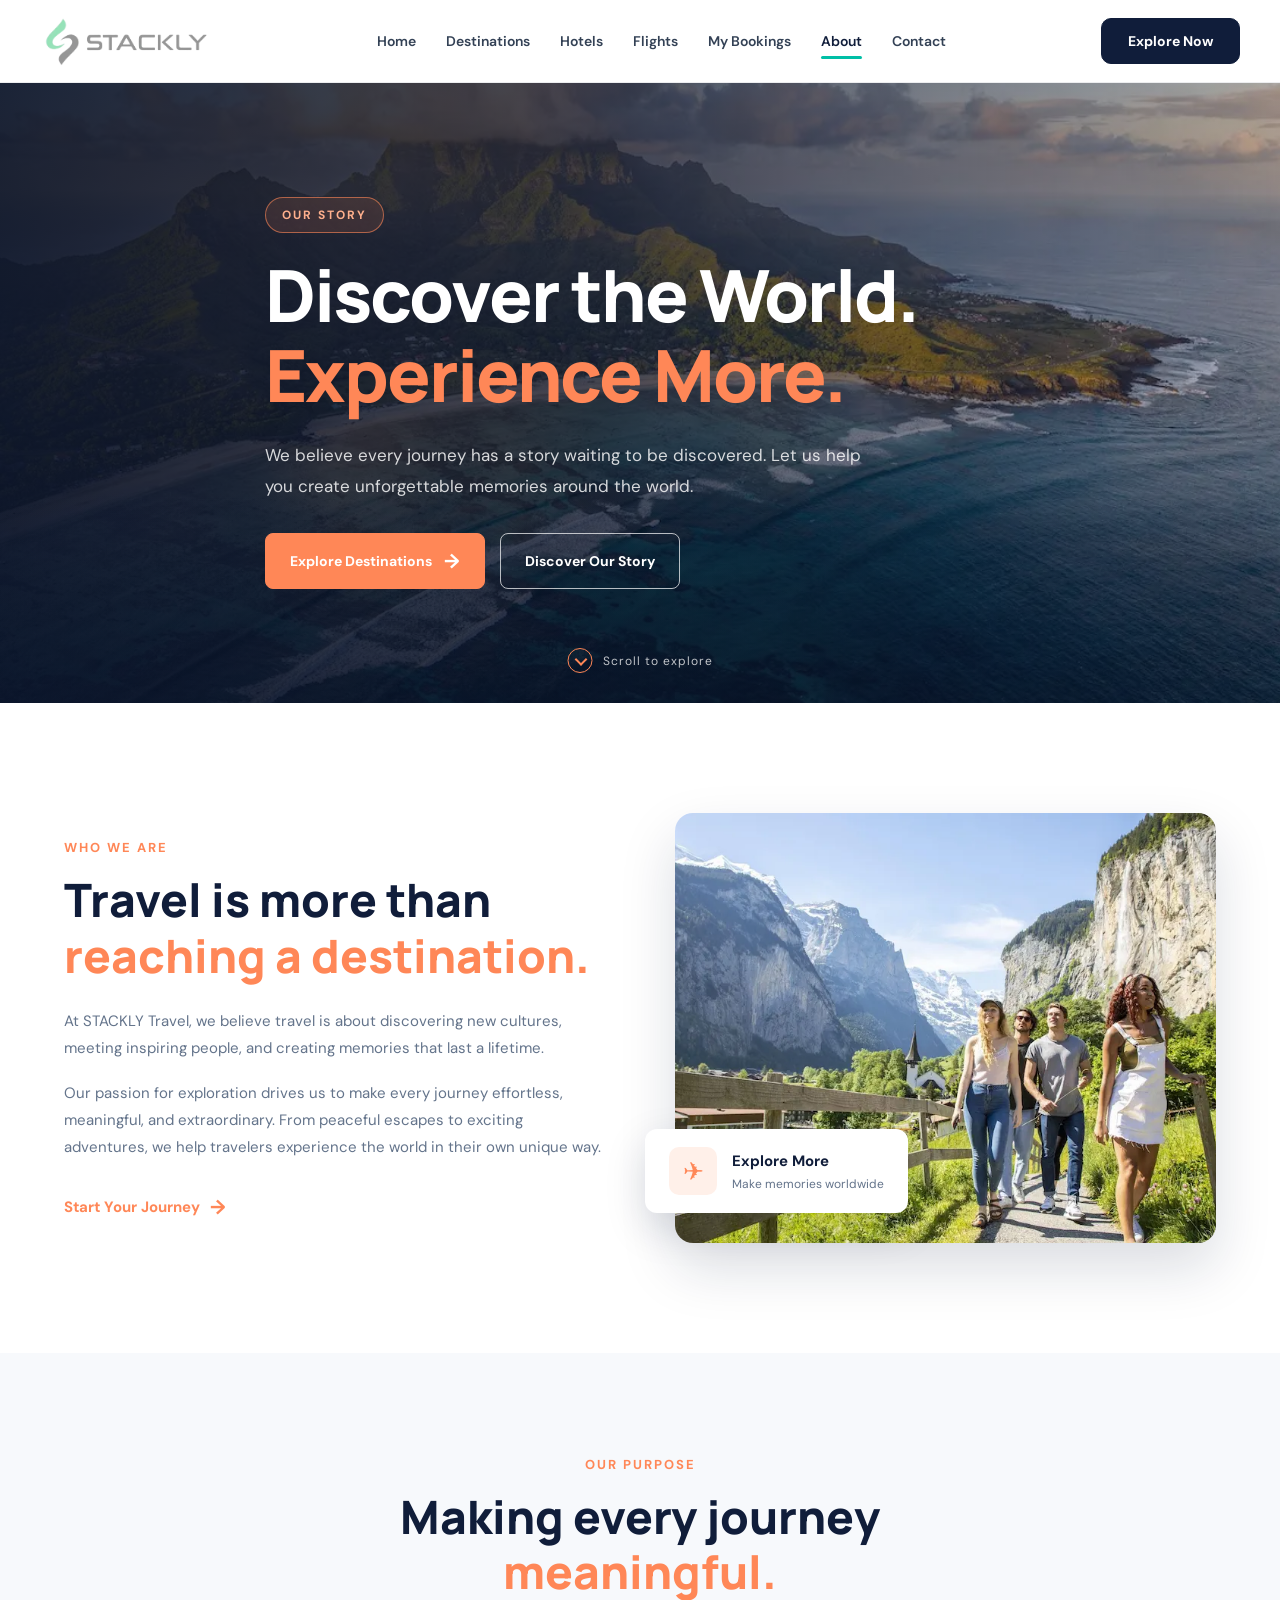
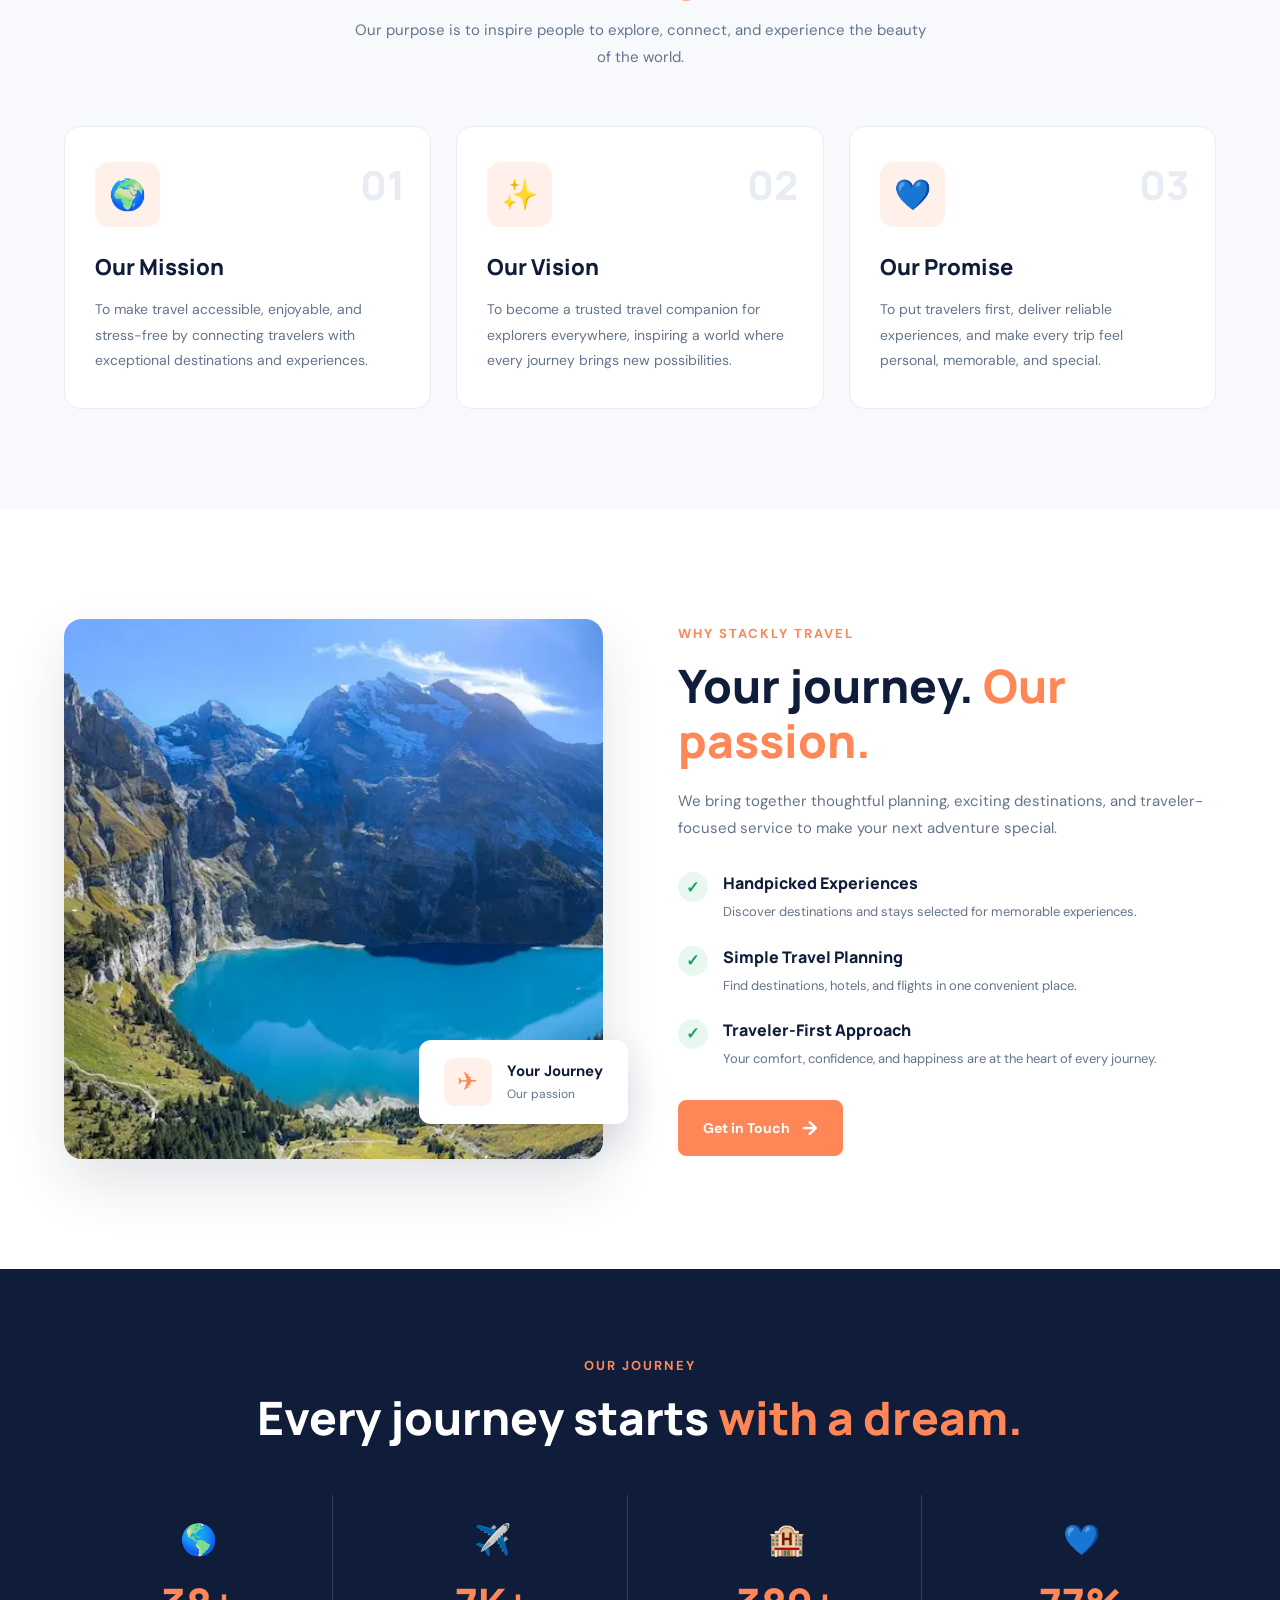
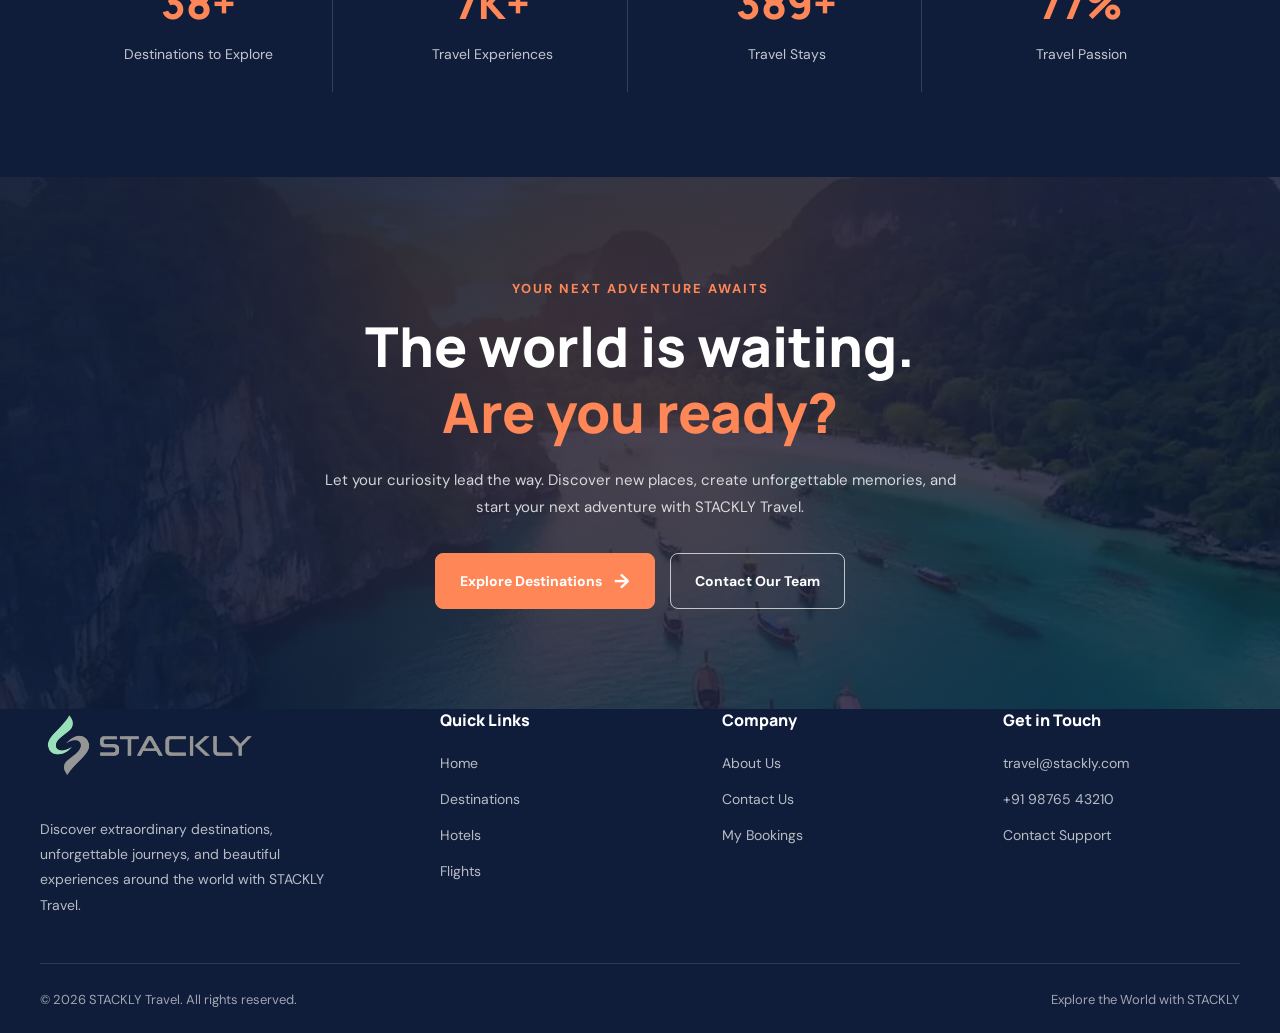
<file: about.html>
<!DOCTYPE html>
<html lang="en">

<head>
    <meta charset="UTF-8">
    <meta name="viewport" content="width=device-width, initial-scale=1.0">

    <title>About Us | STACKLY Travel</title>

    <meta name="description"
        content="Discover STACKLY Travel — your trusted partner for unforgettable journeys, curated destinations, and seamless travel experiences.">

    <meta name="theme-color" content="#101d3a">

    <!-- Google Fonts -->
    <link rel="preconnect" href="https://fonts.googleapis.com">
    <link rel="preconnect" href="https://fonts.gstatic.com" crossorigin>

    <link
        href="https://fonts.googleapis.com/css2?family=DM+Sans:wght@400;500;600;700&family=Manrope:wght@400;500;600;700;800&display=swap"
        rel="stylesheet">

    <!-- Common Styles -->
    <link rel="stylesheet" href="common.css">

    <!-- About Page Styles -->
    <link rel="stylesheet" href="about.css">
</head>

<body>

    <!-- =========================================
         PRELOADER
    ========================================== -->

    <div id="preloader"></div>


    <!-- =========================================
         COMMON HEADER
    ========================================== -->

    <div id="site-header"></div>


    <!-- =========================================
         MAIN CONTENT
    ========================================== -->

    <main class="about-page">

        <!-- ABOUT HERO SECTION -->

        <section class="about-hero">

            <div class="about-hero-overlay"></div>

            <div class="about-hero-content">

                <span class="about-hero-label">
                    OUR STORY
                </span>

                <h1>
                    Discover the World.
                    <span>Experience More.</span>
                </h1>

                <p>
                    We believe every journey has a story waiting to be
                    discovered. Let us help you create unforgettable
                    memories around the world.
                </p>

                <div class="about-hero-buttons">

                    <a href="destinations.html" class="about-btn-primary">
                        Explore Destinations
                        <span>&rarr;</span>
                    </a>

                    <a href="#our-story" class="about-btn-secondary">
                        Discover Our Story
                    </a>

                </div>

            </div>

            <div class="about-hero-scroll">
                <span></span>
                Scroll to explore
            </div>

        </section>


        <!-- =========================================
             OUR STORY SECTION
        ========================================== -->

        <section class="about-story-section" id="our-story">

            <div class="about-container">

                <div class="about-story-grid">

                    <div class="about-story-content">

                        <span class="about-section-label">
                            WHO WE ARE
                        </span>

                        <h2>
                            Travel is more than
                            <span>reaching a destination.</span>
                        </h2>

                        <p>
                            At STACKLY Travel, we believe travel is about
                            discovering new cultures, meeting inspiring
                            people, and creating memories that last a lifetime.
                        </p>

                        <p>
                            Our passion for exploration drives us to make
                            every journey effortless, meaningful, and
                            extraordinary. From peaceful escapes to exciting
                            adventures, we help travelers experience the
                            world in their own unique way.
                        </p>

                        <a href="destinations.html" class="about-text-link">
                            Start Your Journey
                            <span>&rarr;</span>
                        </a>

                    </div>

                    <div class="about-story-image">

                        <img
                            src="assets/about/ourstory img.webp"
                            alt="Beautiful travel destination">

                        <div class="about-image-badge">

                            <span class="about-badge-icon">✈</span>

                            <div>
                                <strong>Explore More</strong>
                                <small>Make memories worldwide</small>
                            </div>

                        </div>

                    </div>

                </div>

            </div>

        </section>
                <!-- =========================================
             OUR MISSION & VISION
        ========================================== -->

        <section class="about-mission-section">

            <div class="about-container">

                <div class="about-section-heading">

                    <span class="about-section-label">
                        OUR PURPOSE
                    </span>

                    <h2>
                        Making every journey
                        <span>meaningful.</span>
                    </h2>

                    <p>
                        Our purpose is to inspire people to explore,
                        connect, and experience the beauty of the world.
                    </p>

                </div>

                <div class="about-mission-grid">

                    <article class="about-mission-card">

                        <div class="about-card-icon">🌍</div>

                        <span class="about-card-number">01</span>

                        <h3>Our Mission</h3>

                        <p>
                            To make travel accessible, enjoyable, and
                            stress-free by connecting travelers with
                            exceptional destinations and experiences.
                        </p>

                    </article>


                    <article class="about-mission-card">

                        <div class="about-card-icon">✨</div>

                        <span class="about-card-number">02</span>

                        <h3>Our Vision</h3>

                        <p>
                            To become a trusted travel companion for
                            explorers everywhere, inspiring a world
                            where every journey brings new possibilities.
                        </p>

                    </article>


                    <article class="about-mission-card">

                        <div class="about-card-icon">💙</div>

                        <span class="about-card-number">03</span>

                        <h3>Our Promise</h3>

                        <p>
                            To put travelers first, deliver reliable
                            experiences, and make every trip feel
                            personal, memorable, and special.
                        </p>

                    </article>

                </div>

            </div>

        </section>


        <!-- =========================================
             WHY CHOOSE STACKLY
        ========================================== -->

        <section class="about-why-section">

            <div class="about-container">

                <div class="about-why-grid">

                    <div class="about-why-image">

                        <img
                            src="assets/about/why travel.webp"
                            alt="Travelers exploring a beautiful destination">

                        <div class="about-floating-card">

                            <span>✈</span>

                            <div>
                                <strong>Your Journey</strong>
                                <small>Our passion</small>
                            </div>

                        </div>

                    </div>


                    <div class="about-why-content">

                        <span class="about-section-label">
                            WHY STACKLY TRAVEL
                        </span>

                        <h2>
                            Your journey.
                            <span>Our passion.</span>
                        </h2>

                        <p>
                            We bring together thoughtful planning,
                            exciting destinations, and traveler-focused
                            service to make your next adventure special.
                        </p>


                        <div class="about-benefit-list">

                            <div class="about-benefit-item">

                                <span class="about-benefit-icon">✓</span>

                                <div>
                                    <h3>Handpicked Experiences</h3>

                                    <p>
                                        Discover destinations and stays
                                        selected for memorable experiences.
                                    </p>
                                </div>

                            </div>


                            <div class="about-benefit-item">

                                <span class="about-benefit-icon">✓</span>

                                <div>
                                    <h3>Simple Travel Planning</h3>

                                    <p>
                                        Find destinations, hotels, and
                                        flights in one convenient place.
                                    </p>
                                </div>

                            </div>


                            <div class="about-benefit-item">

                                <span class="about-benefit-icon">✓</span>

                                <div>
                                    <h3>Traveler-First Approach</h3>

                                    <p>
                                        Your comfort, confidence, and
                                        happiness are at the heart of
                                        every journey.
                                    </p>
                                </div>

                            </div>

                        </div>

                        <a href="contact.html" class="about-btn-primary">
                            Get in Touch
                            <span>&rarr;</span>
                        </a>

                    </div>

                </div>

            </div>

        </section>
                <!-- =========================================
             STACKLY TRAVEL STATS
        ========================================== -->

        <section class="about-stats-section">

            <div class="about-container">

                <div class="about-stats-heading">

                    <span class="about-section-label">
                        OUR JOURNEY
                    </span>

                    <h2>
                        Every journey starts
                        <span>with a dream.</span>
                    </h2>

                </div>

                <div class="about-stats-grid">

                    <div class="about-stat-item">
                        <span class="about-stat-icon">🌎</span>
                        <h3 data-count="50">50+</h3>
                        <p>Destinations to Explore</p>
                    </div>

                    <div class="about-stat-item">
                        <span class="about-stat-icon">✈️</span>
                        <h3 data-count="10000">10K+</h3>
                        <p>Travel Experiences</p>
                    </div>

                    <div class="about-stat-item">
                        <span class="about-stat-icon">🏨</span>
                        <h3 data-count="500">500+</h3>
                        <p>Travel Stays</p>
                    </div>

                    <div class="about-stat-item">
                        <span class="about-stat-icon">💙</span>
                        <h3 data-count="100">100%</h3>
                        <p>Travel Passion</p>
                    </div>

                </div>

            </div>

        </section>


        <!-- =========================================
             ABOUT CTA
        ========================================== -->

        <section class="about-cta-section">

            <div class="about-cta-overlay"></div>

            <div class="about-container about-cta-content">

                <span class="about-section-label">
                    YOUR NEXT ADVENTURE AWAITS
                </span>

                <h2>
                    The world is waiting.
                    <span>Are you ready?</span>
                </h2>

                <p>
                    Let your curiosity lead the way. Discover new places,
                    create unforgettable memories, and start your next
                    adventure with STACKLY Travel.
                </p>

                <div class="about-cta-buttons">

                    <a href="destinations.html" class="about-btn-primary">
                        Explore Destinations
                        <span>&rarr;</span>
                    </a>

                    <a href="contact.html" class="about-btn-secondary">
                        Contact Our Team
                    </a>

                </div>

            </div>

        </section>

    </main>


    <!-- =========================================
         COMMON FOOTER
    ========================================== -->

    <div id="site-footer"></div>


    <!-- =========================================
         COMMON JAVASCRIPT
    ========================================== -->

    <script src="common.js"></script>

    <!-- About Page JavaScript -->
    <script src="about.js"></script>

</body>
</html>
</file>
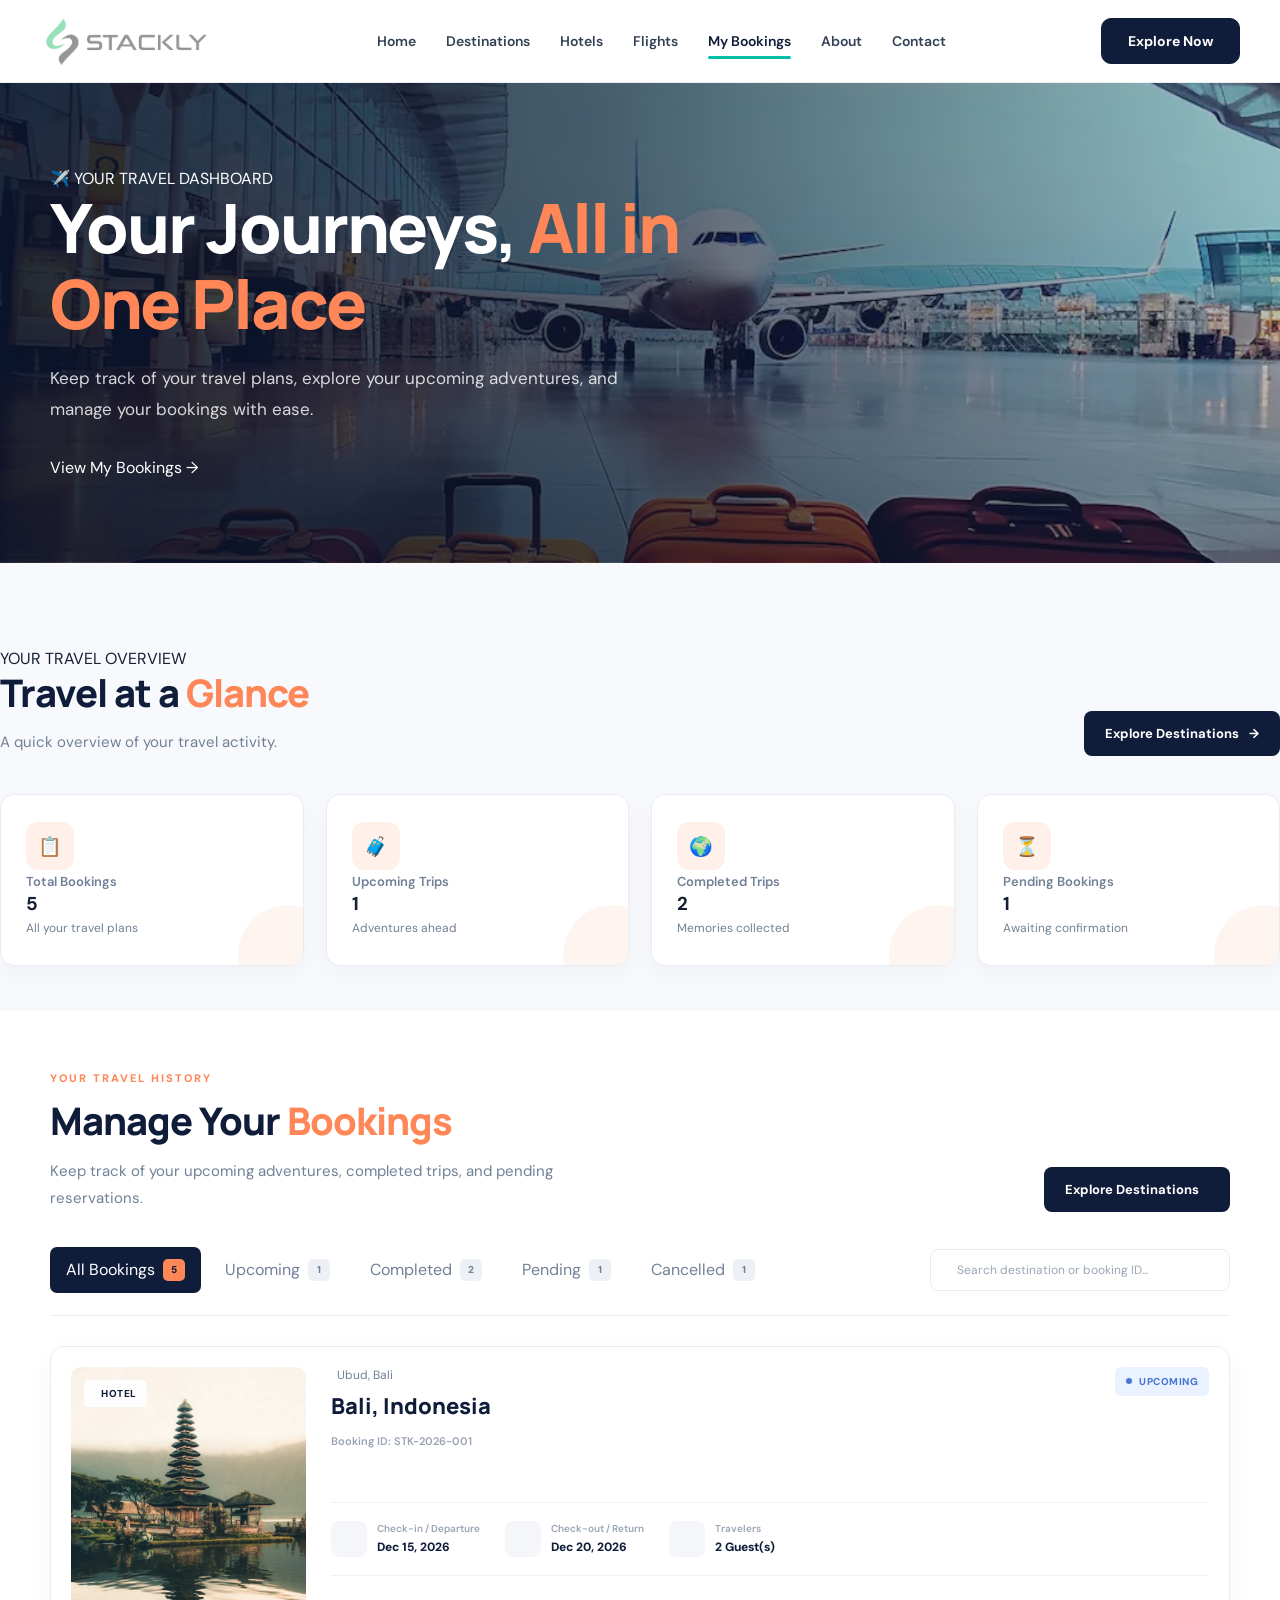
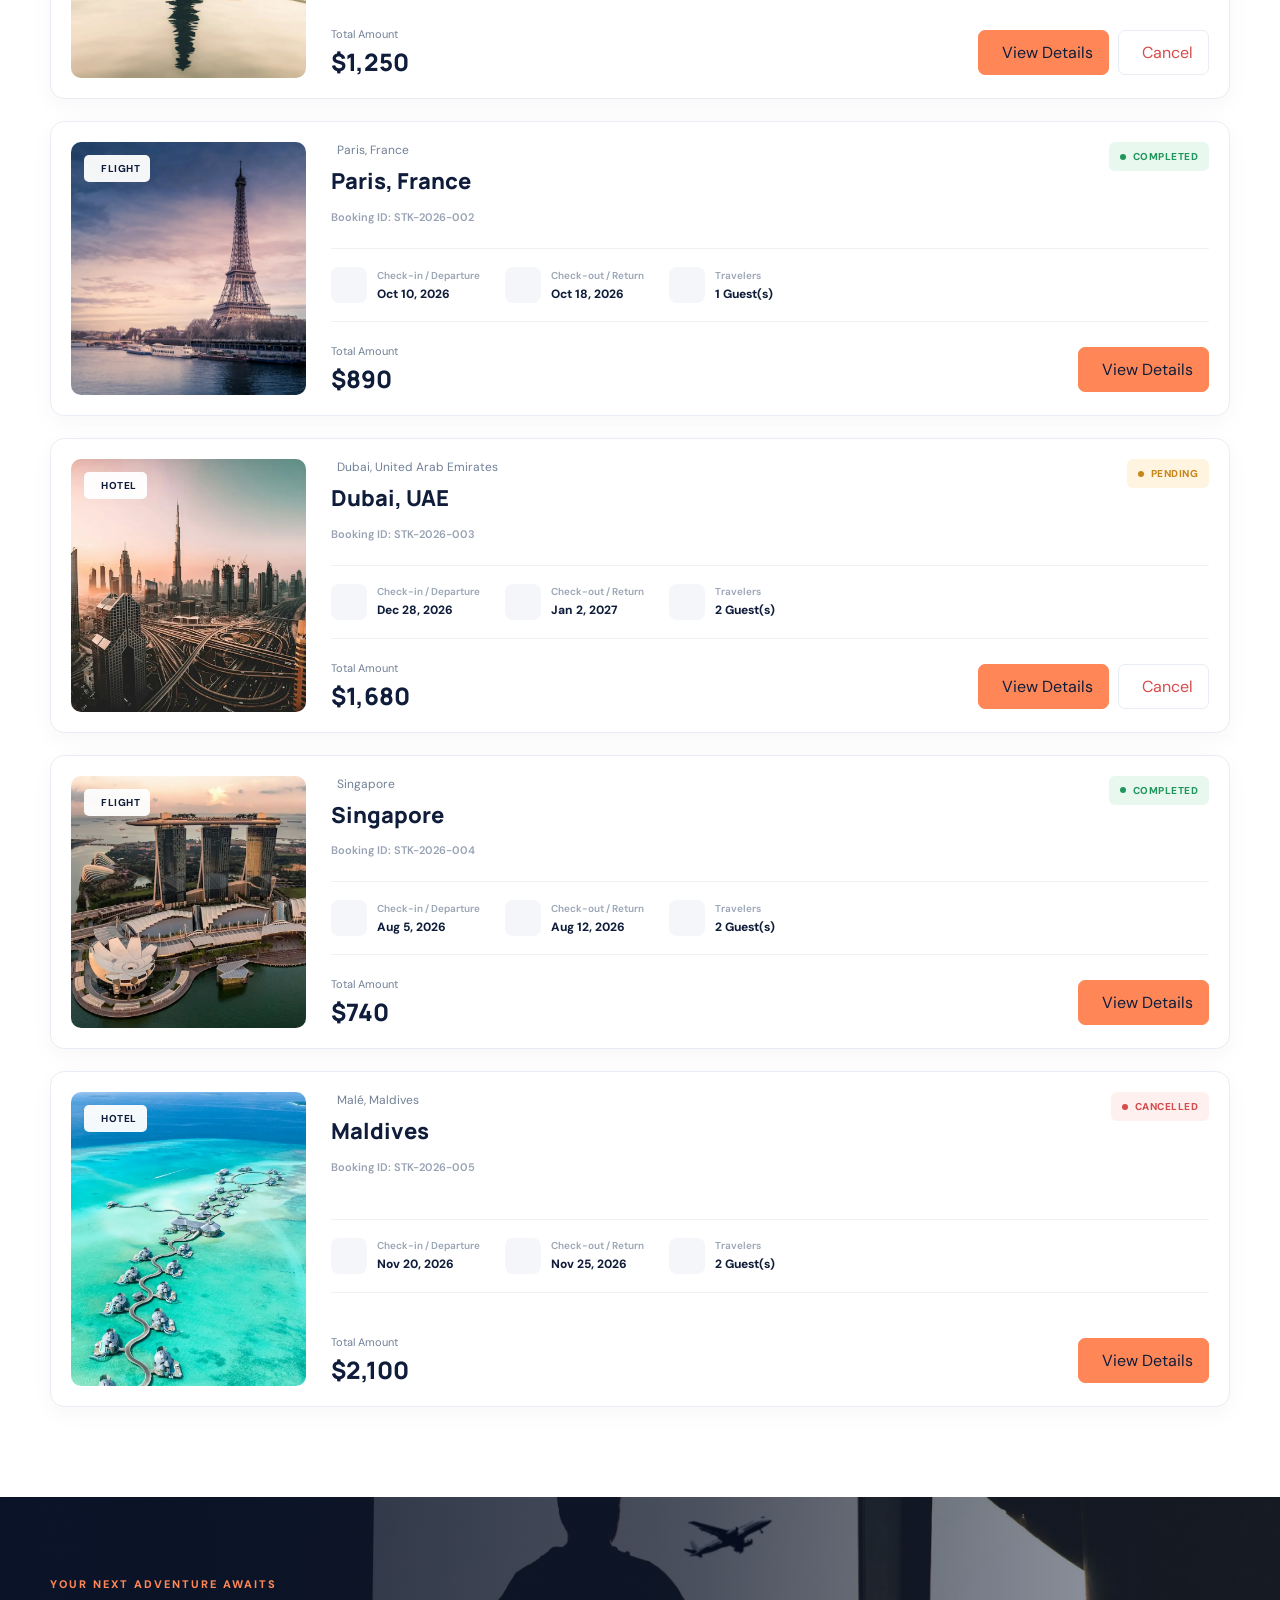
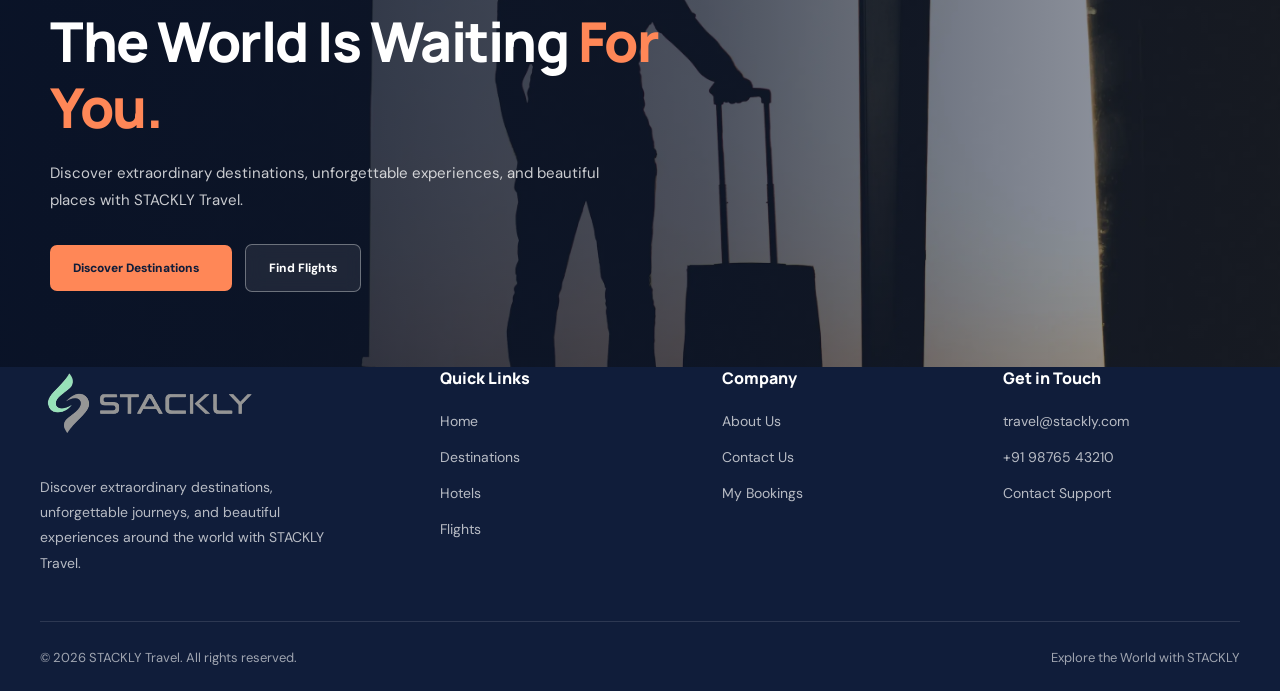
<file: bookings.html>
<!DOCTYPE html>
<html lang="en">

<head>
    <meta charset="UTF-8">
    <meta name="viewport" content="width=device-width, initial-scale=1.0">

    <title>My Bookings | STACKLY Travel</title>

    <meta name="description"
        content="Manage your travel bookings with STACKLY Travel. View your trips, booking details, and upcoming adventures.">

    <meta name="theme-color" content="#101d3a">

    <!-- Google Fonts -->
    <link rel="preconnect" href="https://fonts.googleapis.com">
    <link rel="preconnect" href="https://fonts.gstatic.com" crossorigin>

    <link
        href="https://fonts.googleapis.com/css2?family=DM+Sans:wght@400;500;600;700&family=Manrope:wght@400;500;600;700;800&display=swap"
        rel="stylesheet">

    <!-- Common CSS -->
    <link rel="stylesheet" href="common.css">

    <!-- Bookings CSS -->
    <link rel="stylesheet" href="bookings.css">

</head>

<body class="bookings-page">

    <!-- =========================================
         PRELOADER
    ========================================== -->

    <div id="preloader"></div>


    <!-- =========================================
         COMMON HEADER
    ========================================== -->

    <div id="site-header"></div>


    <!-- =========================================
         MAIN CONTENT
    ========================================== -->

    <main>


        <!-- =========================================
             BOOKINGS HERO
        ========================================== -->

        <section class="bookings-hero">

            <div class="bookings-hero-overlay"></div>

            <div class="bookings-hero-content">

                <span class="bookings-hero-label">
                    ✈️ YOUR TRAVEL DASHBOARD
                </span>

                <h1>
                    Your Journeys,
                    <span>All in One Place</span>
                </h1>

                <p>
                    Keep track of your travel plans, explore your upcoming
                    adventures, and manage your bookings with ease.
                </p>

                <a href="#my-bookings" class="bookings-hero-btn">
                    View My Bookings
                    <span>→</span>
                </a>

            </div>

        </section>


        <!-- =========================================
             BOOKING OVERVIEW
        ========================================== -->

        <section class="booking-overview-section">

            <div class="booking-overview-container">

                <div class="booking-overview-heading">

                    <div>

                        <span class="booking-section-label">
                            YOUR TRAVEL OVERVIEW
                        </span>

                        <h2>
                            Travel at a <span>Glance</span>
                        </h2>

                        <p>
                            A quick overview of your travel activity.
                        </p>

                    </div>

                    <a href="destinations.html" class="booking-explore-btn">
                        Explore Destinations
                        <span>→</span>
                    </a>

                </div>


                <!-- Overview Cards -->

                <div class="booking-stats-grid">


                    <!-- Total Bookings -->

                    <div class="booking-stat-card">

                        <div class="booking-stat-icon booking-stat-blue">
                            📋
                        </div>

                        <div class="booking-stat-info">

                            <span class="booking-stat-label">
                                Total Bookings
                            </span>

                            <h3 id="totalBookingsCount">
                                0
                            </h3>

                            <span class="booking-stat-description">
                                All your travel plans
                            </span>

                        </div>

                    </div>


                    <!-- Upcoming Trips -->

                    <div class="booking-stat-card">

                        <div class="booking-stat-icon booking-stat-orange">
                            🧳
                        </div>

                        <div class="booking-stat-info">

                            <span class="booking-stat-label">
                                Upcoming Trips
                            </span>

                            <h3 id="upcomingBookingsCount">
                                0
                            </h3>

                            <span class="booking-stat-description">
                                Adventures ahead
                            </span>

                        </div>

                    </div>


                    <!-- Completed Trips -->

                    <div class="booking-stat-card">

                        <div class="booking-stat-icon booking-stat-green">
                            🌍
                        </div>

                        <div class="booking-stat-info">

                            <span class="booking-stat-label">
                                Completed Trips
                            </span>

                            <h3 id="completedBookingsCount">
                                0
                            </h3>

                            <span class="booking-stat-description">
                                Memories collected
                            </span>

                        </div>

                    </div>


                    <!-- Pending -->

                    <div class="booking-stat-card">

                        <div class="booking-stat-icon booking-stat-purple">
                            ⏳
                        </div>

                        <div class="booking-stat-info">

                            <span class="booking-stat-label">
                                Pending Bookings
                            </span>

                            <h3 id="pendingBookingsCount">
                                0
                            </h3>

                            <span class="booking-stat-description">
                                Awaiting confirmation
                            </span>

                        </div>

                    </div>


                </div>

            </div>

        </section>
                <!-- =====================================================
             MY BOOKINGS SECTION
        ====================================================== -->

        <section class="my-bookings-section" id="my-bookings">

            <div class="bookings-container">

                <!-- Section Heading -->
                <div class="bookings-section-heading">

                    <div class="bookings-heading-content">
                        <span class="section-eyebrow">
                            YOUR TRAVEL HISTORY
                        </span>

                        <h2>
                            Manage Your <span>Bookings</span>
                        </h2>

                        <p>
                            Keep track of your upcoming adventures,
                            completed trips, and pending reservations.
                        </p>
                    </div>

                    <a href="destinations.html" class="booking-explore-btn">
                        <span>Explore Destinations</span>
                        <i class="fa-solid fa-arrow-right"></i>
                    </a>

                </div>


                <!-- Booking Filters -->
                <div class="booking-filter-wrapper">

                    <div class="booking-filter-tabs" role="tablist">

                        <button
                            class="booking-filter-btn active"
                            data-filter="all"
                            type="button"
                        >
                            All Bookings
                            <span id="allBookingsFilterCount">0</span>
                        </button>

                        <button
                            class="booking-filter-btn"
                            data-filter="upcoming"
                            type="button"
                        >
                            Upcoming
                            <span id="upcomingFilterCount">0</span>
                        </button>

                        <button
                            class="booking-filter-btn"
                            data-filter="completed"
                            type="button"
                        >
                            Completed
                            <span id="completedFilterCount">0</span>
                        </button>

                        <button
                            class="booking-filter-btn"
                            data-filter="pending"
                            type="button"
                        >
                            Pending
                            <span id="pendingFilterCount">0</span>
                        </button>

                        <button
                            class="booking-filter-btn"
                            data-filter="cancelled"
                            type="button"
                        >
                            Cancelled
                            <span id="cancelledFilterCount">0</span>
                        </button>

                    </div>


                    <!-- Booking Search -->
                    <div class="booking-search-box">

                        <i class="fa-solid fa-magnifying-glass"></i>

                        <input
                            type="search"
                            id="bookingSearchInput"
                            placeholder="Search destination or booking ID..."
                            aria-label="Search bookings"
                        >

                    </div>

                </div>


                <!-- Booking List -->
                <div class="booking-list-wrapper">

                    <div
                        class="booking-list-container"
                        id="bookingListContainer"
                    >

                        <!-- Booking cards will be rendered by bookings.js -->

                    </div>


                    <!-- Empty State -->
                    <div
                        class="booking-empty-state"
                        id="bookingEmptyState"
                        hidden
                    >

                        <div class="booking-empty-icon">
                            <i class="fa-solid fa-suitcase-rolling"></i>
                        </div>

                        <h3>No bookings found</h3>

                        <p>
                            You don't have any bookings in this category yet.
                            Start planning your next adventure!
                        </p>

                        <a href="destinations.html" class="booking-empty-btn">
                            Explore Destinations
                            <i class="fa-solid fa-arrow-right"></i>
                        </a>

                    </div>

                </div>

            </div>

        </section>



        <!-- =====================================================
             TRAVEL CTA SECTION
        ====================================================== -->

        <section class="booking-travel-cta">

            <div class="booking-travel-cta-overlay"></div>

            <div class="booking-travel-cta-container">

                <div class="booking-travel-cta-content">

                    <span class="section-eyebrow">
                        YOUR NEXT ADVENTURE AWAITS
                    </span>

                    <h2>
                        The World Is Waiting
                        <span>For You.</span>
                    </h2>

                    <p>
                        Discover extraordinary destinations, unforgettable
                        experiences, and beautiful places with STACKLY Travel.
                    </p>

                    <div class="booking-travel-cta-actions">

                        <a href="destinations.html" class="booking-cta-primary">
                            Discover Destinations
                            <i class="fa-solid fa-arrow-right"></i>
                        </a>

                        <a href="flights.html" class="booking-cta-secondary">
                            Find Flights
                        </a>

                    </div>

                </div>

            </div>

        </section>


    </main>


    <!-- =====================================================
         COMMON FOOTER
    ====================================================== -->

    <div id="site-footer"></div>


    <!-- =====================================================
         JAVASCRIPT
    ====================================================== -->

    <script src="common.js"></script>
    <script src="bookings.js"></script>

</body>
</html>
</file>
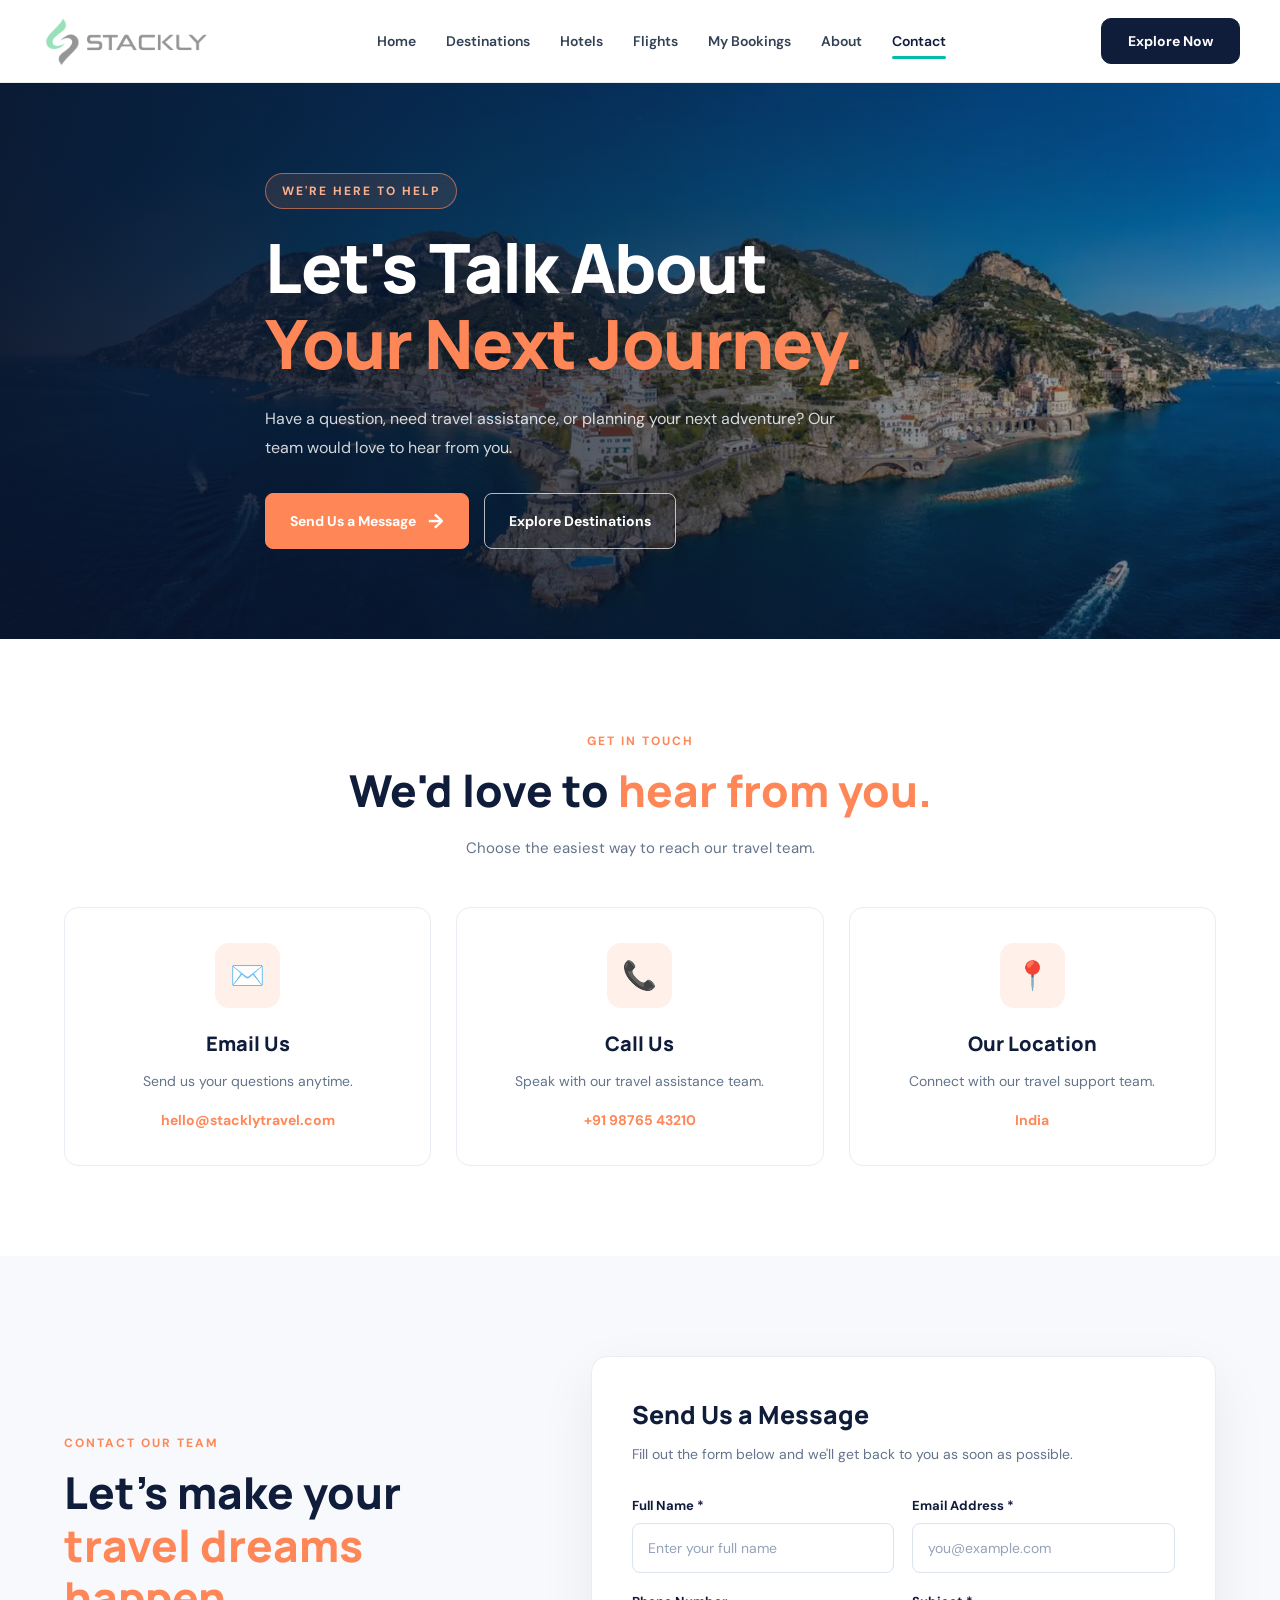
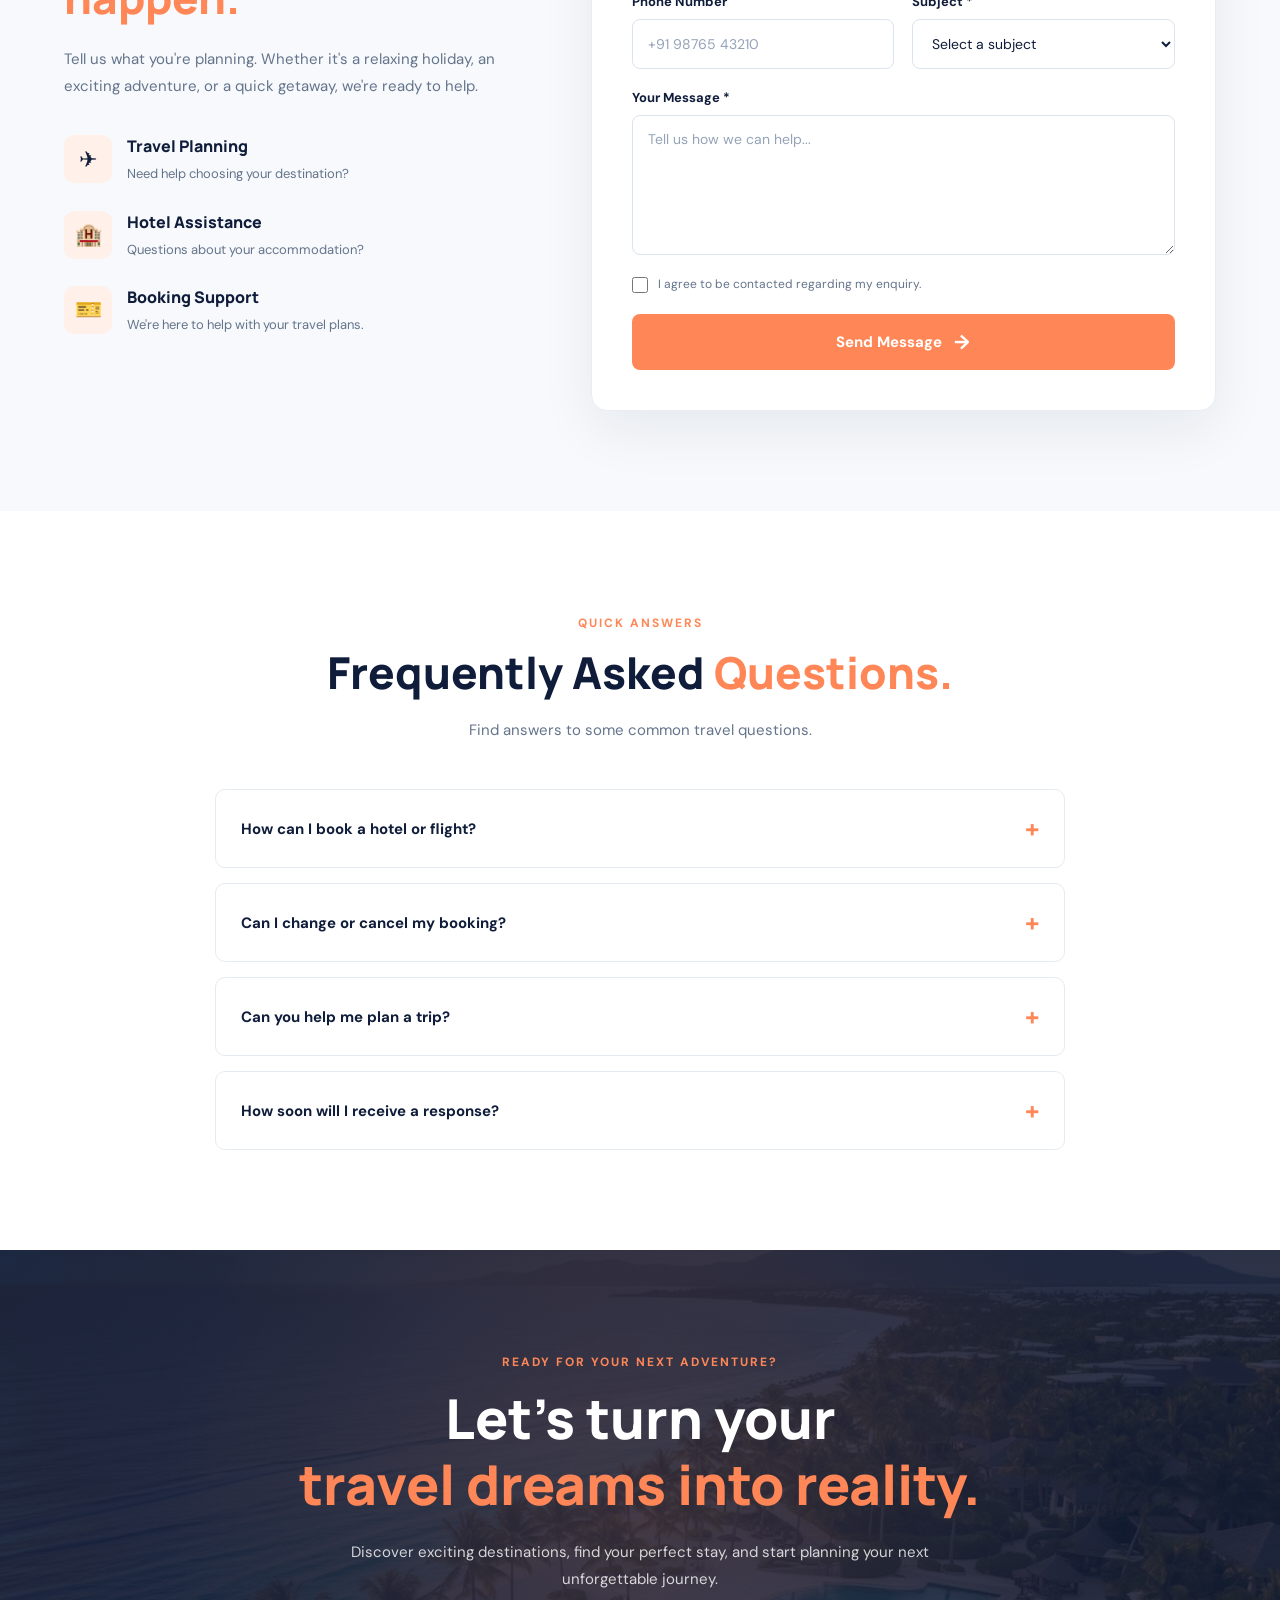
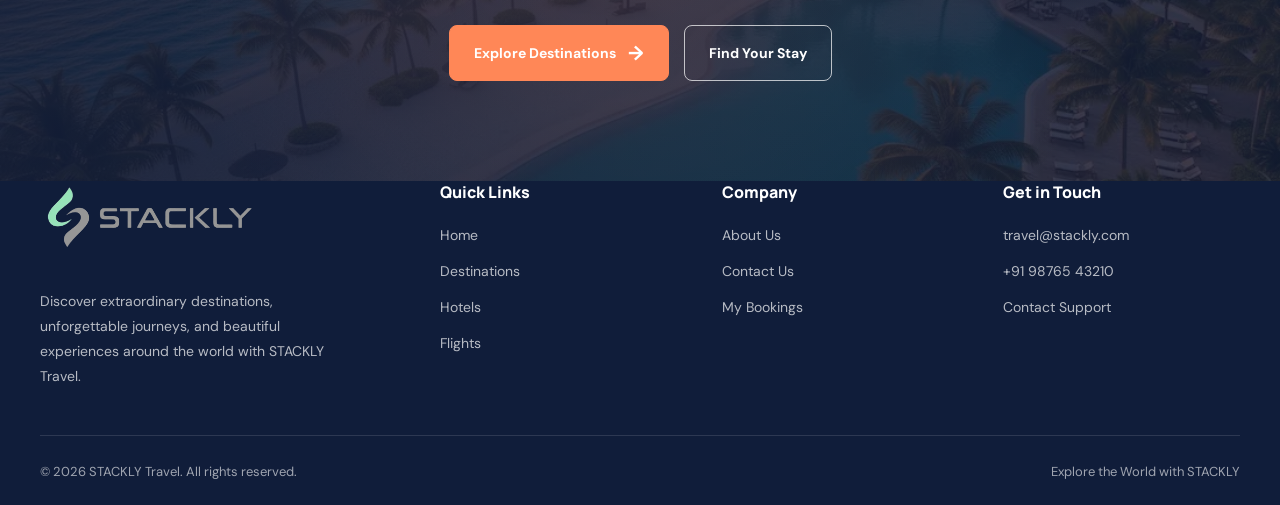
<file: contact.html>
<!DOCTYPE html>
<html lang="en">

<head>
    <meta charset="UTF-8">
    <meta name="viewport" content="width=device-width, initial-scale=1.0">

    <title>Contact Us | STACKLY Travel</title>

    <meta name="description"
        content="Contact STACKLY Travel for travel assistance, destination recommendations, hotel bookings, and flight enquiries.">

    <meta name="theme-color" content="#101d3a">

    <!-- Google Fonts -->
    <link rel="preconnect" href="https://fonts.googleapis.com">
    <link rel="preconnect" href="https://fonts.gstatic.com" crossorigin>

    <link
        href="https://fonts.googleapis.com/css2?family=DM+Sans:wght@400;500;600;700&family=Manrope:wght@400;500;600;700;800&display=swap"
        rel="stylesheet">

    <!-- Common Styles -->
    <link rel="stylesheet" href="common.css">

    <!-- Contact Page Styles -->
    <link rel="stylesheet" href="contact.css">
</head>

<body>

    <!-- PRELOADER -->
    <div id="preloader"></div>

    <!-- COMMON HEADER -->
    <div id="site-header"></div>

    <main class="contact-page">

        <!-- =========================================
             CONTACT HERO
        ========================================== -->

        <section class="contact-hero">

            <div class="contact-hero-overlay"></div>

            <div class="contact-hero-content">

                <span class="contact-hero-label">
                    WE'RE HERE TO HELP
                </span>

                <h1>
                    Let's Talk About
                    <span>Your Next Journey.</span>
                </h1>

                <p>
                    Have a question, need travel assistance, or planning
                    your next adventure? Our team would love to hear from you.
                </p>

                <div class="contact-hero-buttons">

                    <a href="#contact-form" class="contact-btn-primary">
                        Send Us a Message
                        <span>&rarr;</span>
                    </a>

                    <a href="destinations.html" class="contact-btn-secondary">
                        Explore Destinations
                    </a>

                </div>

            </div>

        </section>


        <!-- =========================================
             CONTACT INFORMATION CARDS
        ========================================== -->

        <section class="contact-info-section">

            <div class="contact-container">

                <div class="contact-section-heading">

                    <span class="contact-section-label">
                        GET IN TOUCH
                    </span>

                    <h2>
                        We'd love to
                        <span>hear from you.</span>
                    </h2>

                    <p>
                        Choose the easiest way to reach our travel team.
                    </p>

                </div>

                <div class="contact-info-grid">

                    <!-- EMAIL -->

                    <article class="contact-info-card">

                        <div class="contact-info-icon">
                            ✉️
                        </div>

                        <h3>Email Us</h3>

                        <p>
                            Send us your questions anytime.
                        </p>

                        <a href="mailto:hello@stacklytravel.com">
                            hello@stacklytravel.com
                        </a>

                    </article>


                    <!-- PHONE -->

                    <article class="contact-info-card">

                        <div class="contact-info-icon">
                            📞
                        </div>

                        <h3>Call Us</h3>

                        <p>
                            Speak with our travel assistance team.
                        </p>

                        <a href="tel:+919876543210">
                            +91 98765 43210
                        </a>

                    </article>


                    <!-- LOCATION -->

                    <article class="contact-info-card">

                        <div class="contact-info-icon">
                            📍
                        </div>

                        <h3>Our Location</h3>

                        <p>
                            Connect with our travel support team.
                        </p>

                        <span>
                            India
                        </span>

                    </article>

                </div>

            </div>

        </section>
                <!-- =========================================
             CONTACT FORM & SUPPORT
        ========================================== -->

        <section class="contact-form-section" id="contact-form">

            <div class="contact-container">

                <div class="contact-form-grid">

                    <!-- LEFT: CONTACT DETAILS -->

                    <div class="contact-form-info">

                        <span class="contact-section-label">
                            CONTACT OUR TEAM
                        </span>

                        <h2>
                            Let's make your
                            <span>travel dreams happen.</span>
                        </h2>

                        <p>
                            Tell us what you're planning. Whether it's a
                            relaxing holiday, an exciting adventure, or
                            a quick getaway, we're ready to help.
                        </p>

                        <div class="contact-support-list">

                            <div class="contact-support-item">
                                <span class="contact-support-icon">✈</span>

                                <div>
                                    <h3>Travel Planning</h3>
                                    <p>Need help choosing your destination?</p>
                                </div>
                            </div>

                            <div class="contact-support-item">
                                <span class="contact-support-icon">🏨</span>

                                <div>
                                    <h3>Hotel Assistance</h3>
                                    <p>Questions about your accommodation?</p>
                                </div>
                            </div>

                            <div class="contact-support-item">
                                <span class="contact-support-icon">🎫</span>

                                <div>
                                    <h3>Booking Support</h3>
                                    <p>We're here to help with your travel plans.</p>
                                </div>
                            </div>

                        </div>

                    </div>


                    <!-- RIGHT: CONTACT FORM -->

                    <div class="contact-form-wrapper">

                        <div class="contact-form-heading">

                            <h3>Send Us a Message</h3>

                            <p>
                                Fill out the form below and we'll get back
                                to you as soon as possible.
                            </p>

                        </div>

                        <form id="contactForm" class="contact-form">

                            <div class="contact-form-row">

                                <div class="contact-form-group">

                                    <label for="contactName">
                                        Full Name *
                                    </label>

                                    <input
                                        type="text"
                                        id="contactName"
                                        name="name"
                                        placeholder="Enter your full name"
                                        required
                                        minlength="2"
                                        maxlength="80">

                                </div>

                                <div class="contact-form-group">

                                    <label for="contactEmail">
                                        Email Address *
                                    </label>

                                    <input
                                        type="email"
                                        id="contactEmail"
                                        name="email"
                                        placeholder="you@example.com"
                                        required
                                        maxlength="120">

                                </div>

                            </div>


                            <div class="contact-form-row">

                                <div class="contact-form-group">

                                    <label for="contactPhone">
                                        Phone Number
                                    </label>

                                    <input
                                        type="tel"
                                        id="contactPhone"
                                        name="phone"
                                        placeholder="+91 98765 43210"
                                        maxlength="20">

                                </div>

                                <div class="contact-form-group">

                                    <label for="contactSubject">
                                        Subject *
                                    </label>

                                    <select
                                        id="contactSubject"
                                        name="subject"
                                        required>

                                        <option value="">
                                            Select a subject
                                        </option>

                                        <option value="General Enquiry">
                                            General Enquiry
                                        </option>

                                        <option value="Destination">
                                            Destination Information
                                        </option>

                                        <option value="Hotel Booking">
                                            Hotel Booking
                                        </option>

                                        <option value="Flight Booking">
                                            Flight Booking
                                        </option>

                                        <option value="Booking Support">
                                            Booking Support
                                        </option>

                                        <option value="Other">
                                            Other
                                        </option>

                                    </select>

                                </div>

                            </div>


                            <div class="contact-form-group">

                                <label for="contactMessage">
                                    Your Message *
                                </label>

                                <textarea
                                    id="contactMessage"
                                    name="message"
                                    rows="5"
                                    placeholder="Tell us how we can help..."
                                    required
                                    minlength="10"
                                    maxlength="1000"></textarea>

                            </div>


                            <label class="contact-checkbox-label">

                                <input
                                    type="checkbox"
                                    id="contactConsent"
                                    required>

                                <span>
                                    I agree to be contacted regarding my enquiry.
                                </span>

                            </label>


                            <button
                                type="submit"
                                class="contact-submit-btn">

                                Send Message
                                <span>&rarr;</span>

                            </button>


                            <div
                                class="contact-form-message"
                                id="contactFormMessage"
                                role="status"
                                aria-live="polite">

                            </div>

                        </form>

                    </div>

                </div>

            </div>

        </section>


        <!-- =========================================
             FAQ SECTION
        ========================================== -->

        <section class="contact-faq-section">

            <div class="contact-container">

                <div class="contact-section-heading">

                    <span class="contact-section-label">
                        QUICK ANSWERS
                    </span>

                    <h2>
                        Frequently Asked
                        <span>Questions.</span>
                    </h2>

                    <p>
                        Find answers to some common travel questions.
                    </p>

                </div>


                <div class="contact-faq-list">

                    <details class="contact-faq-item">

                        <summary>
                            How can I book a hotel or flight?
                            <span class="contact-faq-plus">+</span>
                        </summary>

                        <p>
                            Browse our Hotels or Flights page, explore
                            available options, and follow the booking
                            process provided on the website.
                        </p>

                    </details>


                    <details class="contact-faq-item">

                        <summary>
                            Can I change or cancel my booking?
                            <span class="contact-faq-plus">+</span>
                        </summary>

                        <p>
                            Visit the Bookings page to review your booking.
                            For additional assistance, contact our support team.
                        </p>

                    </details>


                    <details class="contact-faq-item">

                        <summary>
                            Can you help me plan a trip?
                            <span class="contact-faq-plus">+</span>
                        </summary>

                        <p>
                            Yes! Send us your destination ideas, travel dates,
                            and preferences through the contact form.
                        </p>

                    </details>


                    <details class="contact-faq-item">

                        <summary>
                            How soon will I receive a response?
                            <span class="contact-faq-plus">+</span>
                        </summary>

                        <p>
                            Response times may vary. Please include accurate
                            contact details so our team can reach you.
                        </p>

                    </details>

                </div>

            </div>

        </section>
                <!-- =========================================
             CONTACT CTA
        ========================================== -->

        <section class="contact-cta-section">

            <div class="contact-cta-overlay"></div>

            <div class="contact-container contact-cta-content">

                <span class="contact-section-label">
                    READY FOR YOUR NEXT ADVENTURE?
                </span>

                <h2>
                    Let's turn your
                    <span>travel dreams into reality.</span>
                </h2>

                <p>
                    Discover exciting destinations, find your perfect stay,
                    and start planning your next unforgettable journey.
                </p>

                <div class="contact-cta-buttons">

                    <a href="destinations.html" class="contact-btn-primary">
                        Explore Destinations
                        <span>&rarr;</span>
                    </a>

                    <a href="hotels.html" class="contact-btn-secondary">
                        Find Your Stay
                    </a>

                </div>

            </div>

        </section>

    </main>


    <!-- COMMON FOOTER -->
    <div id="site-footer"></div>


    <!-- COMMON JAVASCRIPT -->
    <script src="common.js"></script>

    <!-- CONTACT PAGE JAVASCRIPT -->
    <script src="contact.js"></script>

</body>
</html>
</file>
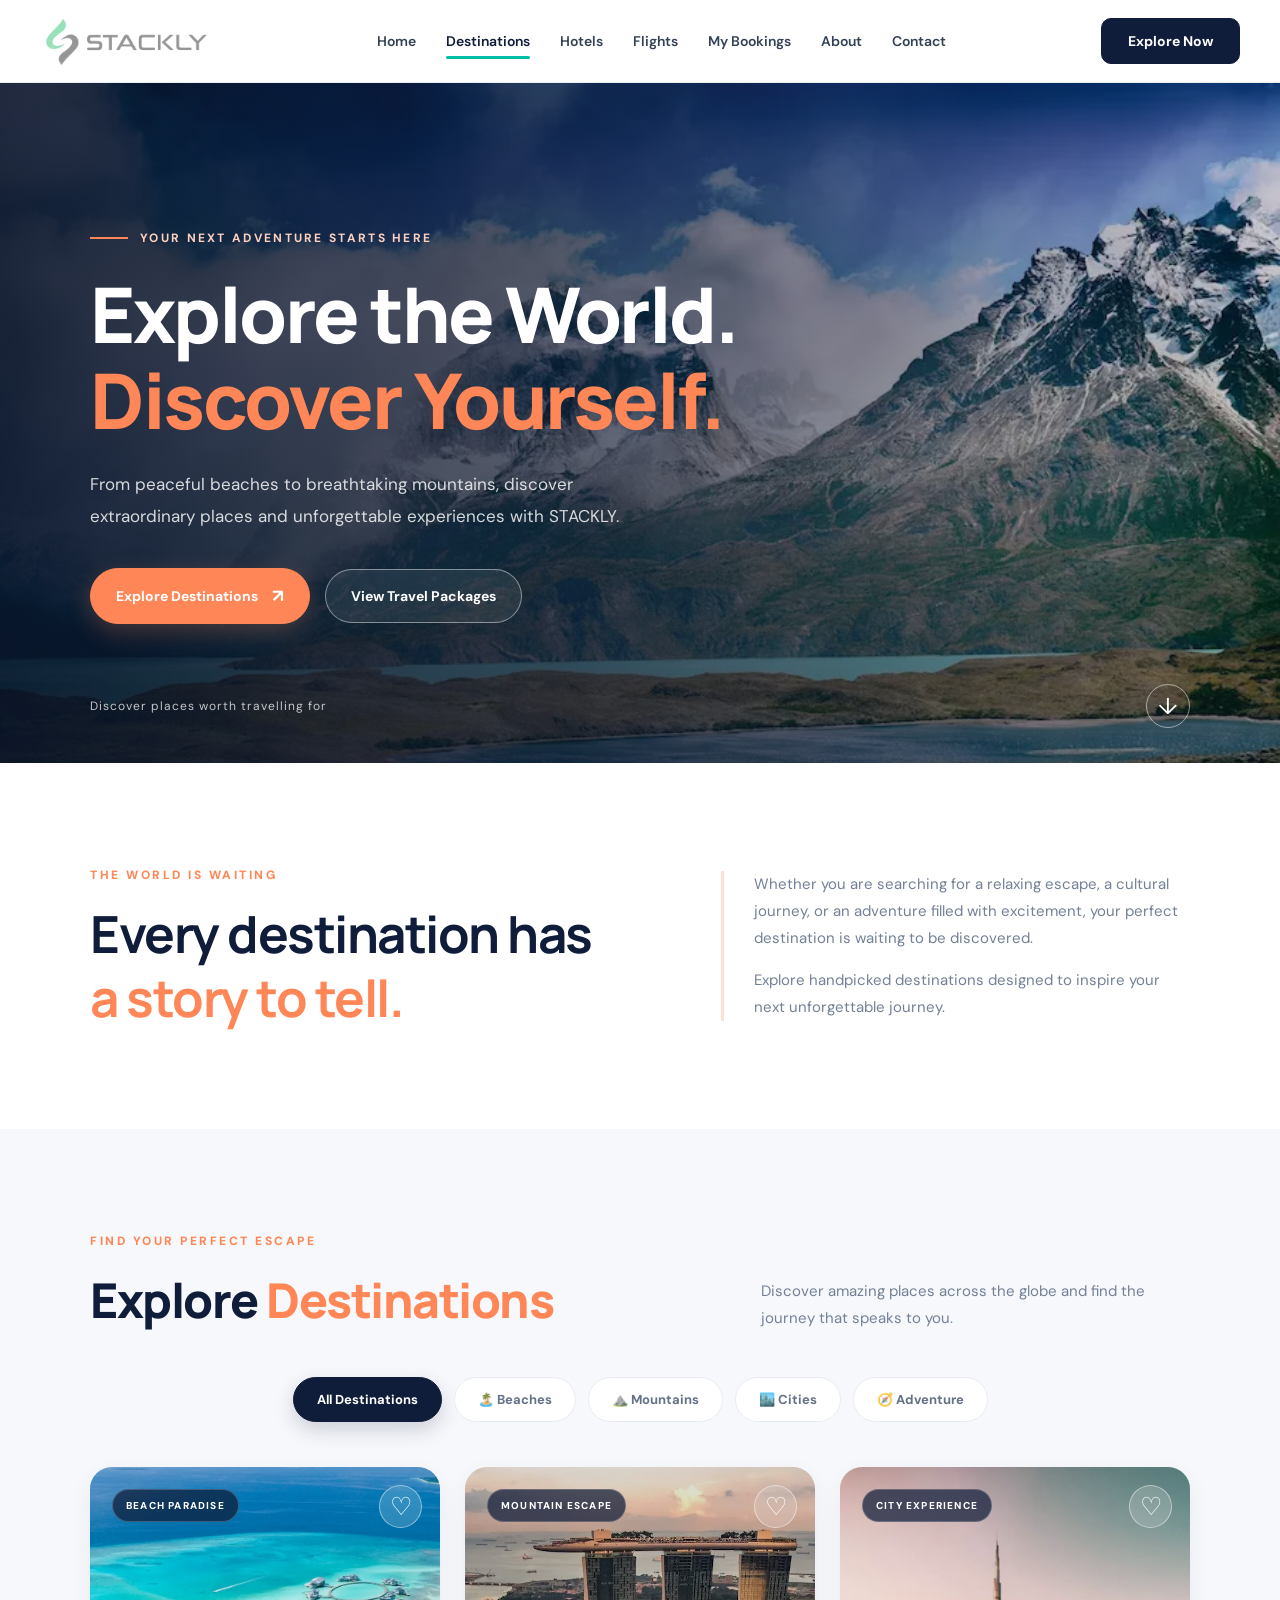
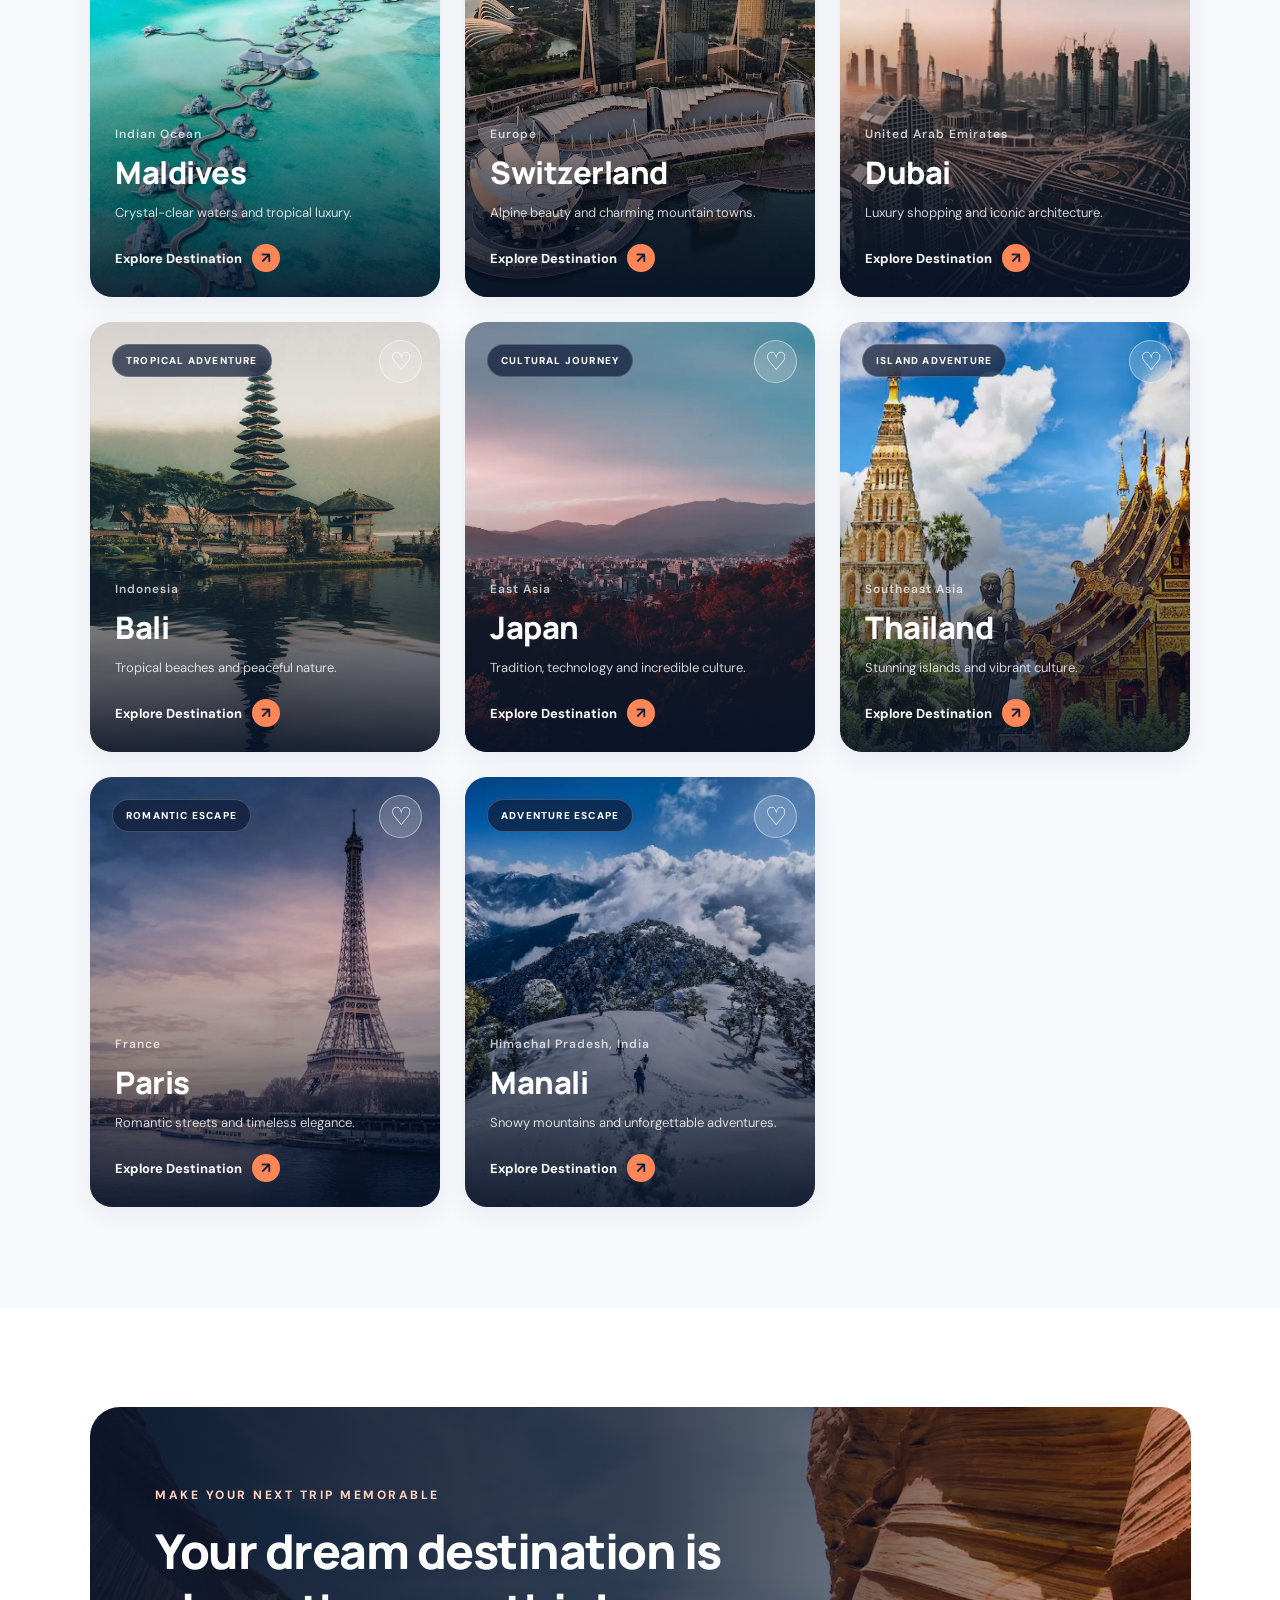
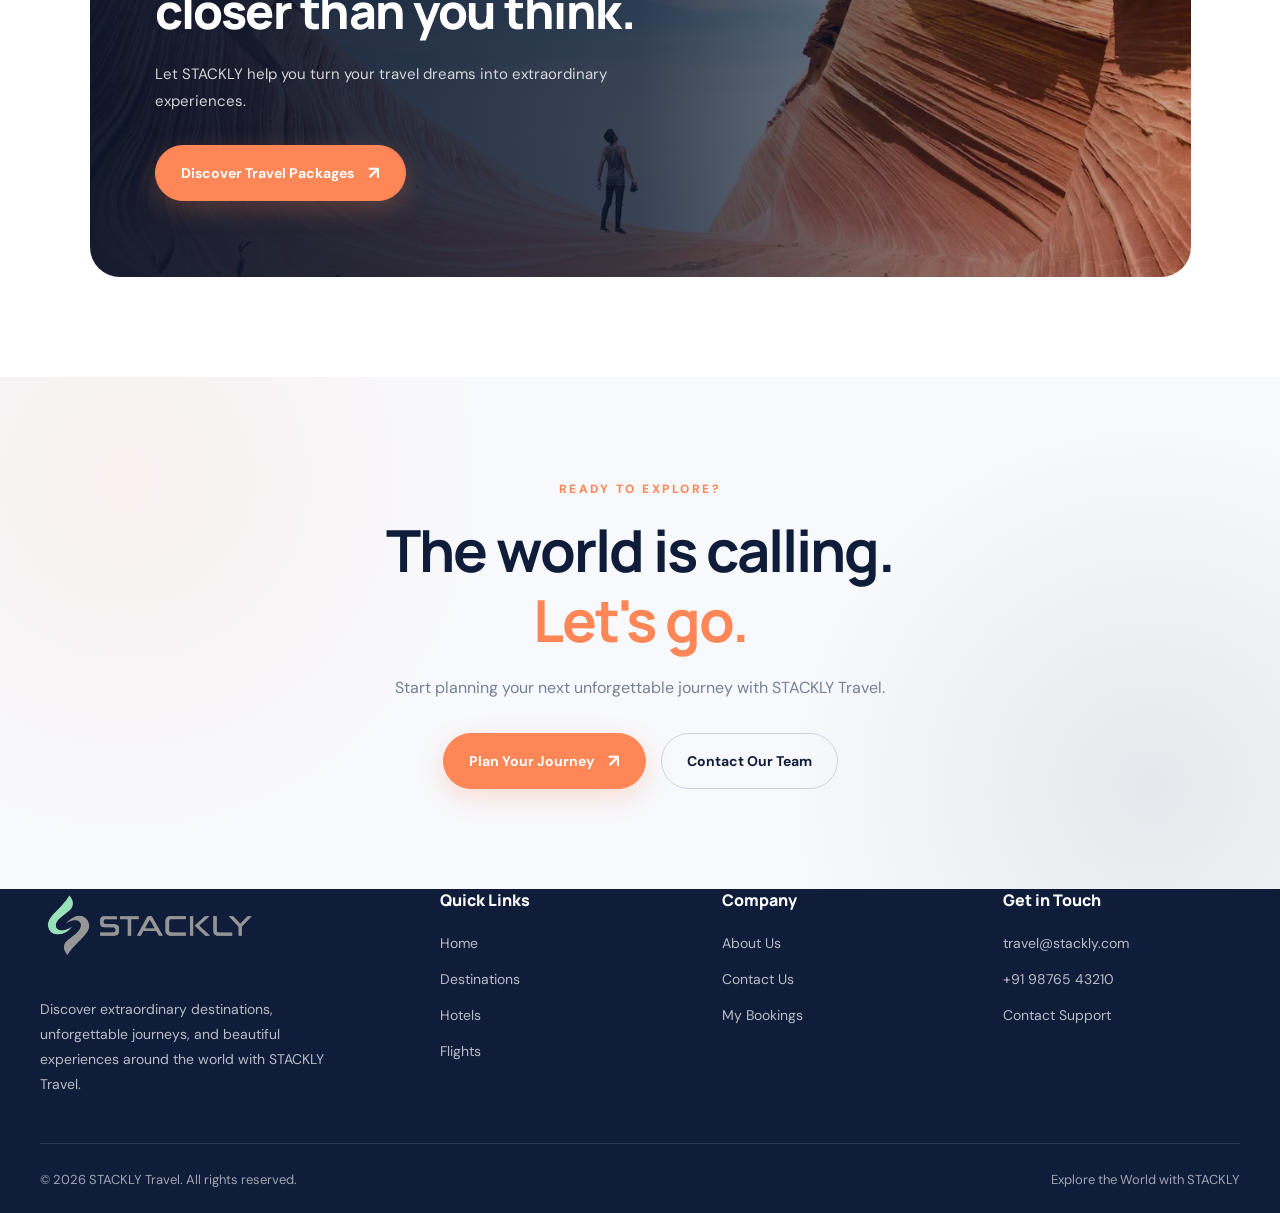
<file: destinations.html>
<!DOCTYPE html>
<html lang="en">

<head>
    <meta charset="UTF-8">
    <meta name="viewport" content="width=device-width, initial-scale=1.0">

    <title>Explore Destinations | STACKLY Travel</title>

    <meta name="description"
        content="Discover breathtaking destinations around the world with STACKLY Travel. Explore beaches, mountains, cities and unforgettable travel experiences.">

    <meta name="theme-color" content="#101d3a">

    <!-- Google Fonts -->
    <link rel="preconnect" href="https://fonts.googleapis.com">
    <link rel="preconnect" href="https://fonts.gstatic.com" crossorigin>

    <link
        href="https://fonts.googleapis.com/css2?family=DM+Sans:wght@400;500;600;700&family=Manrope:wght@400;500;600;700;800&display=swap"
        rel="stylesheet">

    <!-- Common CSS -->
    <link rel="stylesheet" href="common.css">

    <!-- Destinations CSS -->
    <link rel="stylesheet" href="destinations.css">

</head>

<body>

    <!-- PRELOADER -->
    <div id="preloader"></div>

    <!-- COMMON HEADER -->
    <div id="site-header"></div>


    <!-- MAIN CONTENT -->
    <main class="destinations-page">


        <!-- =========================================
             DESTINATION HERO
        ========================================== -->

        <section class="destinations-hero">

            <div class="destinations-hero-overlay"></div>

            <div class="destinations-hero-content stackly-reveal">

                <span class="destinations-eyebrow">
                    <span class="eyebrow-line"></span>
                    YOUR NEXT ADVENTURE STARTS HERE
                </span>

                <h1>
                    Explore the World.
                    <span>Discover Yourself.</span>
                </h1>

                <p>
                    From peaceful beaches to breathtaking mountains,
                    discover extraordinary places and unforgettable
                    experiences with STACKLY.
                </p>

                <div class="destinations-hero-actions">

                    <a href="#explore-destinations"
                        class="destination-primary-btn">

                        Explore Destinations
                        <span>↗</span>

                    </a>

                    <a href="package.html"
                        class="destination-secondary-btn">

                        View Travel Packages

                    </a>

                </div>

            </div>

            <div class="destinations-hero-bottom">

                <span>
                    Discover places worth travelling for
                </span>

                <a href="#explore-destinations"
                    aria-label="Scroll to destinations">

                    ↓

                </a>

            </div>

        </section>



        <!-- =========================================
             DESTINATION INTRO
        ========================================== -->

        <section class="destination-intro section-padding">

            <div class="destination-intro-container">

                <div class="destination-intro-left stackly-reveal">

                    <span class="section-eyebrow">
                        THE WORLD IS WAITING
                    </span>

                    <h2>
                        Every destination has
                        <span>a story to tell.</span>
                    </h2>

                </div>

                <div class="destination-intro-right stackly-reveal">

                    <p>
                        Whether you are searching for a relaxing escape,
                        a cultural journey, or an adventure filled with
                        excitement, your perfect destination is waiting
                        to be discovered.
                    </p>

                    <p>
                        Explore handpicked destinations designed to
                        inspire your next unforgettable journey.
                    </p>

                </div>

            </div>

        </section>



        <!-- =========================================
             EXPLORE DESTINATIONS
        ========================================== -->

        <section class="destination-explore section-padding"
            id="explore-destinations">

            <div class="destination-section-heading stackly-reveal">

                <div>

                    <span class="section-eyebrow">
                        FIND YOUR PERFECT ESCAPE
                    </span>

                    <h2>
                        Explore <span>Destinations</span>
                    </h2>

                </div>

                <p>
                    Discover amazing places across the globe
                    and find the journey that speaks to you.
                </p>

            </div>


            <!-- DESTINATION FILTERS -->

            <div class="destination-filter-bar stackly-reveal">

                <button class="destination-filter active"
                    data-filter="all">

                    All Destinations

                </button>

                <button class="destination-filter"
                    data-filter="beach">

                    🏝️ Beaches

                </button>

                <button class="destination-filter"
                    data-filter="mountain">

                    ⛰️ Mountains

                </button>

                <button class="destination-filter"
                    data-filter="city">

                    🏙️ Cities

                </button>

                <button class="destination-filter"
                    data-filter="adventure">

                    🧭 Adventure

                </button>

            </div>


            <!-- DESTINATION GRID -->

            <div class="destination-grid">


                <!-- MALDIVES -->

                <article class="destination-card stackly-reveal"
                    data-category="beach">

                    <div class="destination-card-image">

                        <img
                            src="assets/booking/maldives.webp"
                            data-hover-image="assets/hotels/maldives hover img.webp"
                            alt="Beautiful Maldives beach"
                            loading="lazy">

                        <span class="destination-category">
                            BEACH PARADISE
                        </span>

                        <button class="destination-favorite"
                            type="button"
                            aria-label="Add Maldives to favorites">

                            ♡

                        </button>

                        <div class="destination-image-overlay"></div>

                        <div class="destination-card-content">

                            <span class="destination-location">
                                Indian Ocean
                            </span>

                            <h3>Maldives</h3>

                            <p>
                                Crystal-clear waters and tropical luxury.
                            </p>

                            <a href="package.html?destination=Maldives"
                                class="destination-card-link">

                                Explore Destination
                                <span>↗</span>

                            </a>

                        </div>

                    </div>

                </article>


                <!-- SWITZERLAND -->

                <article class="destination-card stackly-reveal"
                    data-category="mountain">

                    <div class="destination-card-image">

                        <img
                            src="assets/booking/singapore.webp"
                            data-hover-image="assets/hotels/switserland hover.webp"
                            alt="Swiss Alps mountain landscape"
                            loading="lazy">

                        <span class="destination-category">
                            MOUNTAIN ESCAPE
                        </span>

                        <button class="destination-favorite"
                            type="button"
                            aria-label="Add Switzerland to favorites">

                            ♡

                        </button>

                        <div class="destination-image-overlay"></div>

                        <div class="destination-card-content">

                            <span class="destination-location">
                                Europe
                            </span>

                            <h3>Switzerland</h3>

                            <p>
                                Alpine beauty and charming mountain towns.
                            </p>

                            <a href="package.html?destination=Switzerland"
                                class="destination-card-link">

                                Explore Destination
                                <span>↗</span>

                            </a>

                        </div>

                    </div>

                </article>


                <!-- DUBAI -->

                <article class="destination-card stackly-reveal"
                    data-category="city">

                    <div class="destination-card-image">

                        <img
                            src="assets/booking/dubai uae.webp"
                            data-hover-image="assets/hotels/dubai hover img.webp"
                            alt="Dubai skyline and Burj Khalifa"
                            loading="lazy">

                        <span class="destination-category">
                            CITY EXPERIENCE
                        </span>

                        <button class="destination-favorite"
                            type="button"
                            aria-label="Add Dubai to favorites">

                            ♡

                        </button>

                        <div class="destination-image-overlay"></div>

                        <div class="destination-card-content">

                            <span class="destination-location">
                                United Arab Emirates
                            </span>

                            <h3>Dubai</h3>

                            <p>
                                Luxury shopping and iconic architecture.
                            </p>

                            <a href="package.html?destination=Dubai"
                                class="destination-card-link">

                                Explore Destination
                                <span>↗</span>

                            </a>

                        </div>

                    </div>

                </article>


                <!-- BALI -->

                <article class="destination-card stackly-reveal"
                    data-category="beach adventure">

                    <div class="destination-card-image">

                        <img
                            src="assets/booking/booking-bali.webp"
                            data-hover-image="assets/hotels/bali hover.webp"
                            alt="Bali tropical landscape"
                            loading="lazy">

                        <span class="destination-category">
                            TROPICAL ADVENTURE
                        </span>

                        <button class="destination-favorite"
                            type="button"
                            aria-label="Add Bali to favorites">

                            ♡

                        </button>

                        <div class="destination-image-overlay"></div>

                        <div class="destination-card-content">

                            <span class="destination-location">
                                Indonesia
                            </span>

                            <h3>Bali</h3>

                            <p>
                                Tropical beaches and peaceful nature.
                            </p>

                            <a href="package.html?destination=Bali"
                                class="destination-card-link">

                                Explore Destination
                                <span>↗</span>

                            </a>

                        </div>

                    </div>

                </article>
                                <!-- JAPAN -->

                <article class="destination-card stackly-reveal"
                    data-category="city adventure">

                    <div class="destination-card-image">

                        <img
                            src="assets/destination/japan.webp"
                            data-hover-image="assets/destination/japan hover.webp"
                            alt="Japan traditional street and Mount Fuji"
                            loading="lazy">

                        <span class="destination-category">
                            CULTURAL JOURNEY
                        </span>

                        <button class="destination-favorite"
                            type="button"
                            aria-label="Add Japan to favorites">
                            ♡
                        </button>

                        <div class="destination-image-overlay"></div>

                        <div class="destination-card-content">

                            <span class="destination-location">
                                East Asia
                            </span>

                            <h3>Japan</h3>

                            <p>
                                Tradition, technology and incredible culture.
                            </p>

                            <a href="package.html?destination=Japan"
                                class="destination-card-link">
                                Explore Destination
                                <span>↗</span>
                            </a>

                        </div>

                    </div>

                </article>


                <!-- THAILAND -->

                <article class="destination-card stackly-reveal"
                    data-category="beach adventure">

                    <div class="destination-card-image">

                        <img
                            src="assets/destination/thailand.webp"
                            data-hover-image="assets/destination/thailand hover.webp"
                            alt="Thailand tropical island"
                            loading="lazy">

                        <span class="destination-category">
                            ISLAND ADVENTURE
                        </span>

                        <button class="destination-favorite"
                            type="button"
                            aria-label="Add Thailand to favorites">
                            ♡
                        </button>

                        <div class="destination-image-overlay"></div>

                        <div class="destination-card-content">

                            <span class="destination-location">
                                Southeast Asia
                            </span>

                            <h3>Thailand</h3>

                            <p>
                                Stunning islands and vibrant culture.
                            </p>

                            <a href="package.html?destination=Thailand"
                                class="destination-card-link">
                                Explore Destination
                                <span>↗</span>
                            </a>

                        </div>

                    </div>

                </article>


                <!-- PARIS -->

                <article class="destination-card stackly-reveal"
                    data-category="city">

                    <div class="destination-card-image">

                        <img
                            src="assets/booking/paris,france.webp"
                            data-hover-image="assets/hotels/paris hover.webp"
                            alt="Paris Eiffel Tower"
                            loading="lazy">

                        <span class="destination-category">
                            ROMANTIC ESCAPE
                        </span>

                        <button class="destination-favorite"
                            type="button"
                            aria-label="Add Paris to favorites">
                            ♡
                        </button>

                        <div class="destination-image-overlay"></div>

                        <div class="destination-card-content">

                            <span class="destination-location">
                                France
                            </span>

                            <h3>Paris</h3>

                            <p>
                                Romantic streets and timeless elegance.
                            </p>

                            <a href="package.html?destination=Paris"
                                class="destination-card-link">
                                Explore Destination
                                <span>↗</span>
                            </a>

                        </div>

                    </div>

                </article>


                <!-- MANALI -->

                <article class="destination-card stackly-reveal"
                    data-category="mountain adventure">

                    <div class="destination-card-image">

                        <img
                            src="assets/hotels/hotel manali.webp"
                            data-hover-image="assets/hotels/manali hover.webp"
                            alt="Manali snow-covered mountains"
                            loading="lazy">

                        <span class="destination-category">
                            ADVENTURE ESCAPE
                        </span>

                        <button class="destination-favorite"
                            type="button"
                            aria-label="Add Manali to favorites">
                            ♡
                        </button>

                        <div class="destination-image-overlay"></div>

                        <div class="destination-card-content">

                            <span class="destination-location">
                                Himachal Pradesh, India
                            </span>

                            <h3>Manali</h3>

                            <p>
                                Snowy mountains and unforgettable adventures.
                            </p>

                            <a href="package.html?destination=Manali"
                                class="destination-card-link">
                                Explore Destination
                                <span>↗</span>
                            </a>

                        </div>

                    </div>

                </article>


            </div>


            <!-- NO RESULTS MESSAGE -->

            <div class="destination-no-results" hidden>

                <span>🌍</span>

                <h3>No destinations found</h3>

                <p>
                    Try selecting another category.
                </p>

            </div>

        </section>



        <!-- =========================================
             TRAVEL INSPIRATION
        ========================================== -->

        <section class="destination-inspiration section-padding">

            <div class="destination-inspiration-container stackly-reveal">

                <div class="destination-inspiration-content">

                    <span class="section-eyebrow">
                        MAKE YOUR NEXT TRIP MEMORABLE
                    </span>

                    <h2>
                        Your dream destination
                        is closer than you think.
                    </h2>

                    <p>
                        Let STACKLY help you turn your travel dreams
                        into extraordinary experiences.
                    </p>

                    <a href="package.html"
                        class="destination-primary-btn">

                        Discover Travel Packages
                        <span>↗</span>

                    </a>

                </div>

            </div>

        </section>



        <!-- =========================================
             FINAL CTA
        ========================================== -->

        <section class="destination-final-cta section-padding">

            <div class="destination-final-cta-content stackly-reveal">

                <span class="section-eyebrow">
                    READY TO EXPLORE?
                </span>

                <h2>
                    The world is calling.
                    <span>Let's go.</span>
                </h2>

                <p>
                    Start planning your next unforgettable journey
                    with STACKLY Travel.
                </p>

                <div class="destination-final-actions">

                    <a href="package.html"
                        class="destination-primary-btn">

                        Plan Your Journey
                        <span>↗</span>

                    </a>

                    <a href="contact.html"
                        class="destination-secondary-btn">

                        Contact Our Team

                    </a>

                </div>

            </div>

        </section>


    </main>



    <!-- =========================================
         COMMON FOOTER
    ========================================== -->

    <div id="site-footer"></div>



    <!-- =========================================
         JAVASCRIPT
    ========================================== -->

    <script src="common.js"></script>
    <script src="destinations.js"></script>

</body>

</html>
</file>
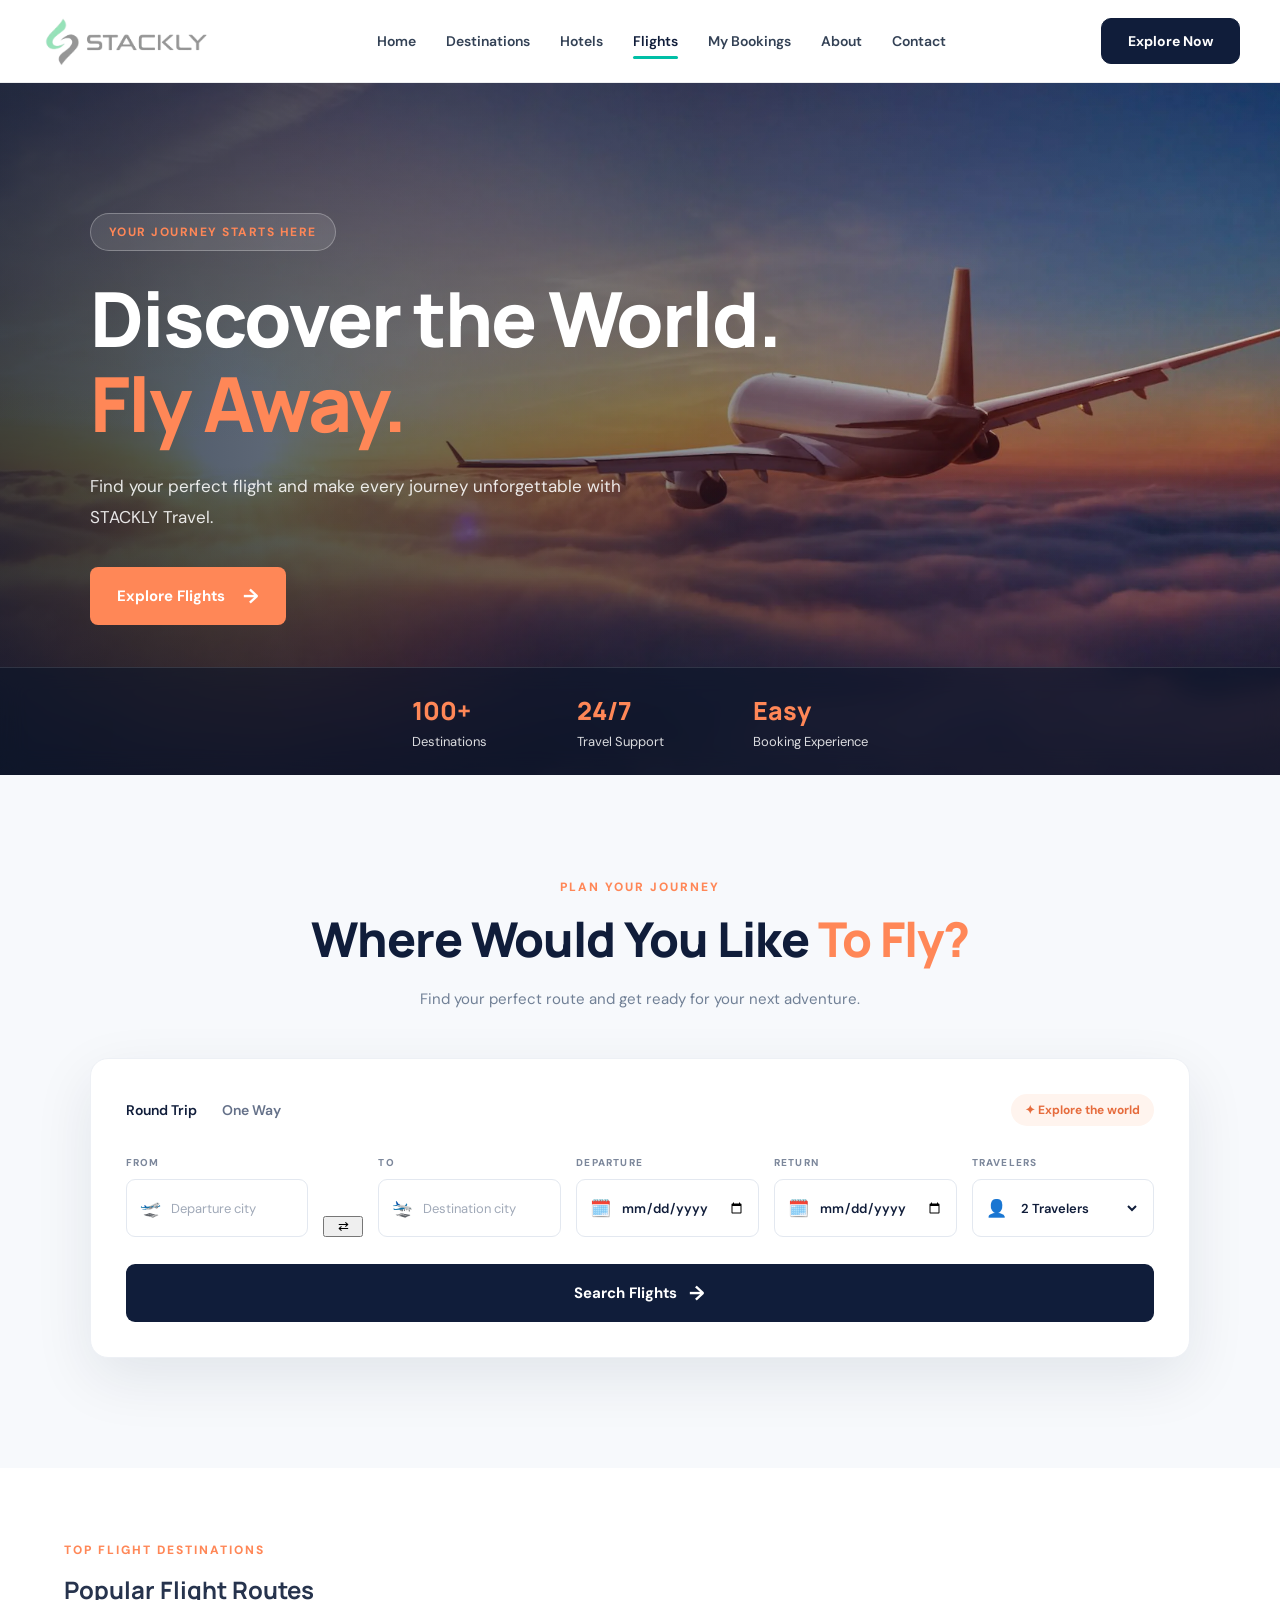
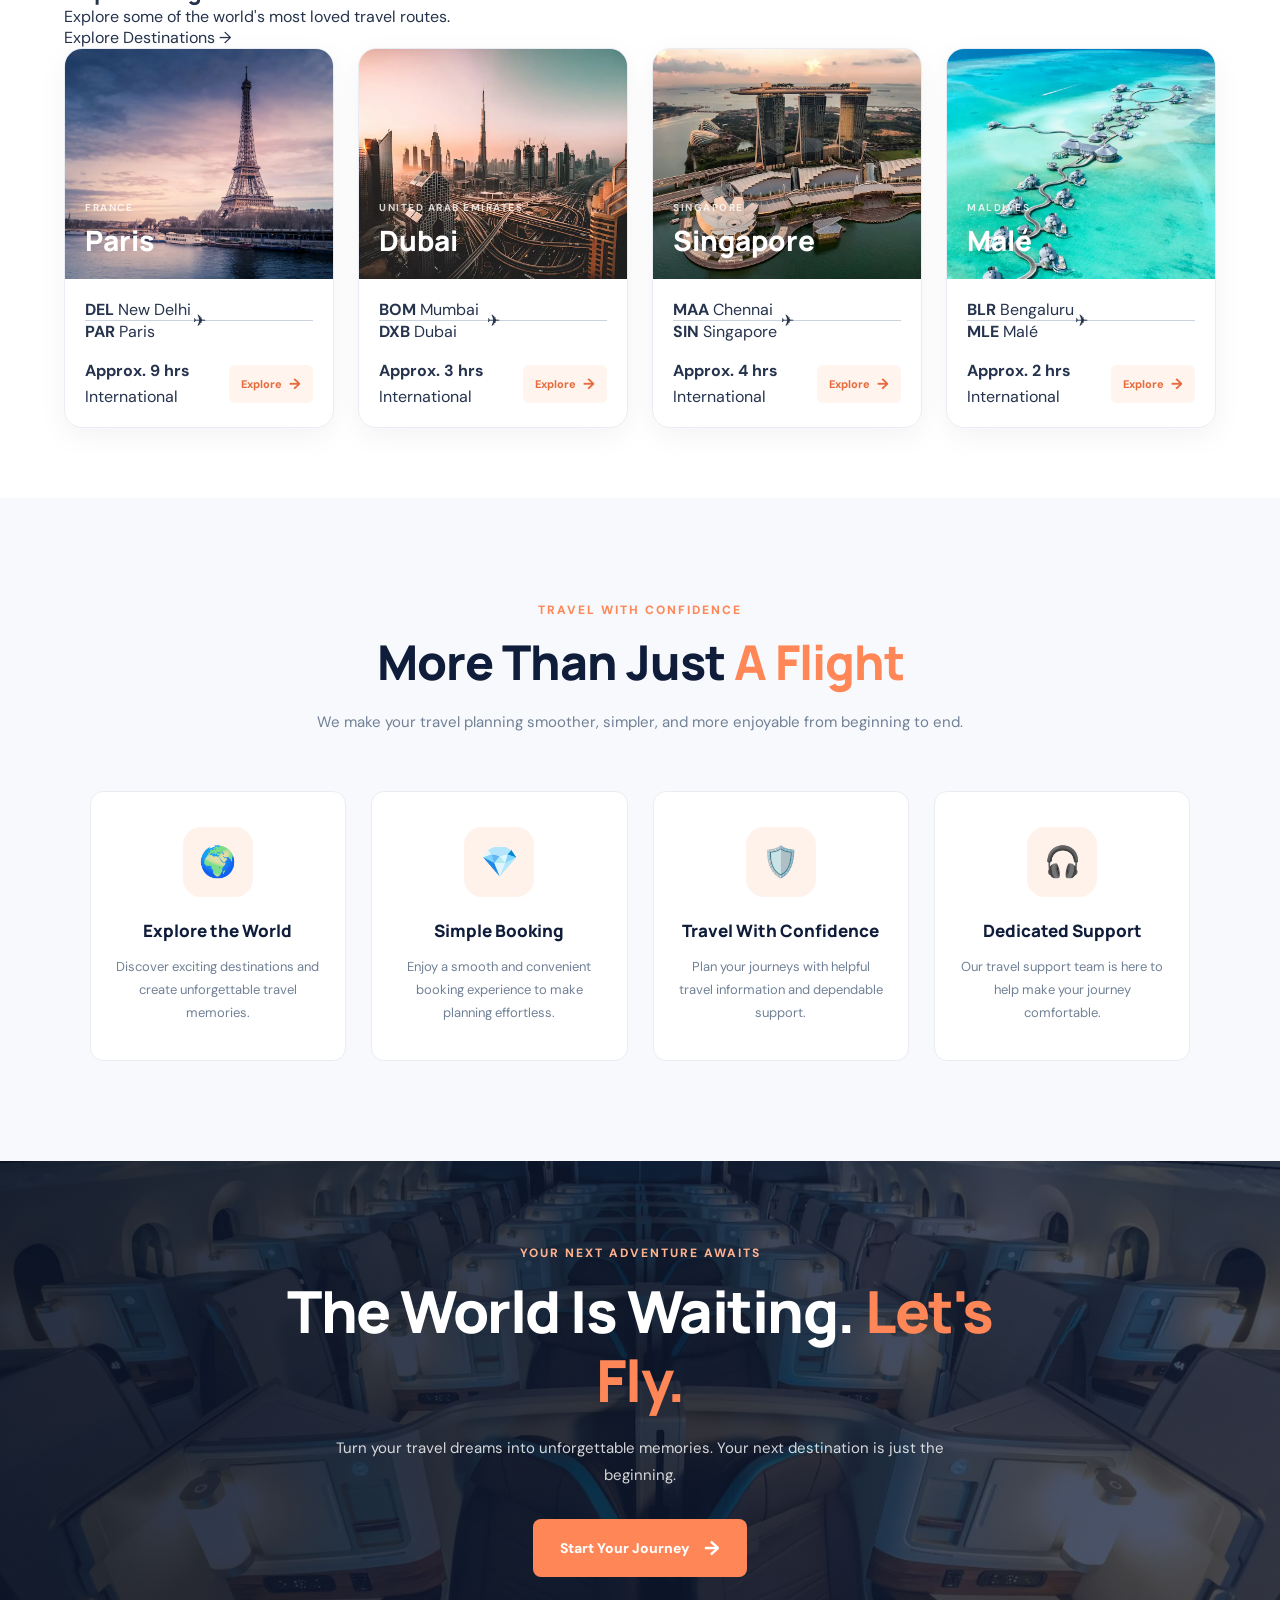
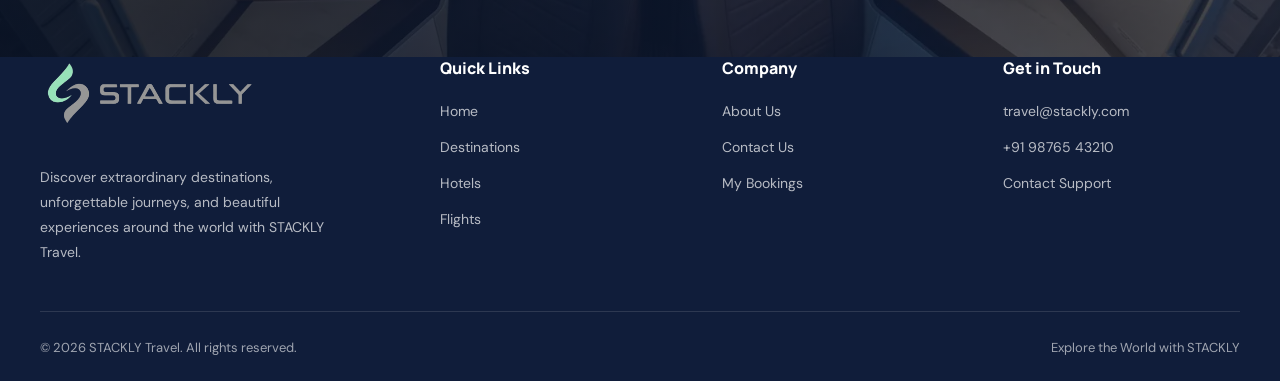
<file: flights.html>
<!DOCTYPE html>
<html lang="en">

<head>
    <meta charset="UTF-8">
    <meta name="viewport" content="width=device-width, initial-scale=1.0">

    <title>Flights | STACKLY Travel</title>

    <meta name="description"
        content="Discover and plan your next journey with STACKLY Travel. Explore flight routes and travel destinations around the world.">

    <meta name="theme-color" content="#101d3a">

    <!-- Google Fonts -->
    <link rel="preconnect" href="https://fonts.googleapis.com">
    <link rel="preconnect" href="https://fonts.gstatic.com" crossorigin>

    <link
        href="https://fonts.googleapis.com/css2?family=DM+Sans:wght@400;500;600;700&family=Manrope:wght@400;500;600;700;800&display=swap"
        rel="stylesheet">

    <!-- Common CSS -->
    <link rel="stylesheet" href="common.css">

    <!-- Flights CSS -->
    <link rel="stylesheet" href="flights.css">

</head>

<body class="flights-page">

    <!-- =========================================
         PRELOADER
    ========================================== -->

    <div id="preloader"></div>


    <!-- =========================================
         COMMON HEADER
    ========================================== -->

    <div id="site-header"></div>


    <main>

        <!-- =========================================
             FLIGHTS HERO SECTION
        ========================================== -->

        <section class="flights-hero-section">

            <div class="flights-hero-overlay"></div>

            <div class="flights-hero-content">

                <span class="flight-section-label">
                    YOUR JOURNEY STARTS HERE
                </span>

                <h1>
                    Discover the World.
                    <span>Fly Away.</span>
                </h1>

                <p>
                    Find your perfect flight and make every journey unforgettable
                    with STACKLY Travel.
                </p>

                <a href="#flight-search" class="flights-hero-btn">
                    Explore Flights
                    <span>→</span>
                </a>

            </div>

            <div class="flights-hero-bottom">

                <div class="flights-hero-stat">
                    <strong>100+</strong>
                    <span>Destinations</span>
                </div>

                <div class="flights-hero-stat">
                    <strong>24/7</strong>
                    <span>Travel Support</span>
                </div>

                <div class="flights-hero-stat">
                    <strong>Easy</strong>
                    <span>Booking Experience</span>
                </div>

            </div>

        </section>


        <!-- =========================================
             FLIGHT SEARCH SECTION
        ========================================== -->

        <section class="flight-search-section" id="flight-search">

            <div class="flight-search-container">

                <div class="flight-search-heading">

                    <span class="flight-section-label">
                        PLAN YOUR JOURNEY
                    </span>

                    <h2>
                        Where Would You Like
                        <span>To Fly?</span>
                    </h2>

                    <p>
                        Find your perfect route and get ready for your next adventure.
                    </p>

                </div>


                <!-- Flight Search Card -->

                <div class="flight-search-card">

                    <div class="flight-search-top">

                        <div class="flight-trip-options">

                            <label class="flight-trip-option active">

                                <input
                                    type="radio"
                                    name="tripType"
                                    value="roundTrip"
                                    checked>

                                <span>Round Trip</span>

                            </label>

                            <label class="flight-trip-option">

                                <input
                                    type="radio"
                                    name="tripType"
                                    value="oneWay">

                                <span>One Way</span>

                            </label>

                        </div>

                        <span class="flight-search-badge">
                            ✦ Explore the world
                        </span>

                    </div>


                    <!-- Search Form -->

                    <form id="flightSearchForm" class="flight-search-form">

                        <!-- Departure -->

                        <div class="flight-form-group">

                            <label for="flightFrom">
                                FROM
                            </label>

                            <div class="flight-input-wrapper">

                                <span class="flight-input-icon">🛫</span>

                                <input
                                    type="text"
                                    id="flightFrom"
                                    name="flightFrom"
                                    placeholder="Departure city"
                                    required>

                            </div>

                        </div>


                        <!-- Swap Button -->

                        <button
                            type="button"
                            id="flightSwapButton"
                            class="flight-swap-button"
                            aria-label="Swap departure and destination">

                            ⇄

                        </button>


                        <!-- Destination -->

                        <div class="flight-form-group">

                            <label for="flightTo">
                                TO
                            </label>

                            <div class="flight-input-wrapper">

                                <span class="flight-input-icon">🛬</span>

                                <input
                                    type="text"
                                    id="flightTo"
                                    name="flightTo"
                                    placeholder="Destination city"
                                    required>

                            </div>

                        </div>


                        <!-- Departure Date -->

                        <div class="flight-form-group">

                            <label for="flightDeparture">
                                DEPARTURE
                            </label>

                            <div class="flight-input-wrapper">

                                <span class="flight-input-icon">🗓️</span>

                                <input
                                    type="date"
                                    id="flightDeparture"
                                    name="flightDeparture"
                                    required>

                            </div>

                        </div>


                        <!-- Return Date -->

                        <div class="flight-form-group" id="flightReturnGroup">

                            <label for="flightReturn">
                                RETURN
                            </label>

                            <div class="flight-input-wrapper">

                                <span class="flight-input-icon">🗓️</span>

                                <input
                                    type="date"
                                    id="flightReturn"
                                    name="flightReturn">

                            </div>

                        </div>


                        <!-- Travelers -->

                        <div class="flight-form-group">

                            <label for="flightTravelers">
                                TRAVELERS
                            </label>

                            <div class="flight-input-wrapper">

                                <span class="flight-input-icon">👤</span>

                                <select
                                    id="flightTravelers"
                                    name="flightTravelers">

                                    <option value="1">1 Traveler</option>
                                    <option value="2" selected>2 Travelers</option>
                                    <option value="3">3 Travelers</option>
                                    <option value="4">4 Travelers</option>
                                    <option value="5">5 Travelers</option>
                                    <option value="6">6 Travelers</option>

                                </select>

                            </div>

                        </div>


                        <!-- Search Button -->

                        <button
                            type="submit"
                            class="flight-search-btn">

                            <span>Search Flights</span>

                            <span class="flight-search-btn-icon">→</span>

                        </button>

                    </form>


                    <!-- Search Message -->

                    <div
                        class="flight-search-message"
                        id="flightSearchMessage"
                        aria-live="polite">
                    </div>


                    <!-- =========================================
                         FLIGHT SEARCH RESULTS
                    ========================================== -->

                    <div
                        id="flightResults"
                        class="flight-results"
                        aria-live="polite">
                    </div>


                    <!-- =========================================
                         FLIGHT BOOKING SUCCESS ANIMATION
                    ========================================== -->

                    <div
                        id="flightBookingAnimation"
                        class="flight-booking-animation"
                        aria-live="polite"
                        aria-hidden="true">

                        <div class="flight-animation-sky">

                            <span class="flight-animation-cloud cloud-one">
                                ☁
                            </span>

                            <span class="flight-animation-cloud cloud-two">
                                ☁
                            </span>

                            <span class="flight-animation-cloud cloud-three">
                                ☁
                            </span>

                            <div class="flight-animation-plane">
                                ✈️
                            </div>

                        </div>

                        <div class="flight-booking-success-content">

                            <div class="flight-success-icon">
                                ✓
                            </div>

                            <span class="flight-success-label">
                                BOOKING CONFIRMED
                            </span>

                            <h2>
                                Flight Booked
                                <span>Successfully!</span>
                            </h2>

                            <p>
                                Your next adventure is ready for takeoff.
                                Get ready to explore the world with STACKLY Travel.
                            </p>

                            <a
                                href="bookings.html"
                                class="flight-confirmation-btn">

                                View My Bookings →

                            </a>

                        </div>

                    </div>

                </div>

            </div>

        </section>


        <!-- =========================================
             POPULAR FLIGHT ROUTES
        ========================================== -->

        <section class="flight-routes-section">

            <div class="flight-routes-container">

                <div class="flight-routes-heading">

                    <div>

                        <span class="flight-section-label">
                            TOP FLIGHT DESTINATIONS
                        </span>

                        <h2>
                            Popular
                            <span>Flight Routes</span>
                        </h2>

                        <p>
                            Explore some of the world's most loved travel routes.
                        </p>

                    </div>

                    <a
                        href="destinations.html"
                        class="flight-routes-explore-btn">

                        Explore Destinations
                        <span>→</span>

                    </a>

                </div>


                <!-- Flight Route Cards -->

                <div class="flight-routes-grid">


                    <!-- Paris -->

                    <article class="flight-route-card">

                        <div class="flight-route-image">

                            <img
                                src="assets/flights/paris.webp"
                                alt="Paris city and Eiffel Tower">

                            <span class="flight-route-badge">
                                Popular
                            </span>

                            <div class="flight-route-image-content">

                                <span>FRANCE</span>

                                <h3>Paris</h3>

                            </div>

                        </div>

                        <div class="flight-route-card-content">

                            <div class="flight-route-airports">

                                <div>

                                    <strong>DEL</strong>

                                    <span>New Delhi</span>

                                </div>

                                <div class="flight-route-line">
                                    ✈
                                </div>

                                <div>

                                    <strong>PAR</strong>

                                    <span>Paris</span>

                                </div>

                            </div>

                            <div class="flight-route-footer">

                                <div>

                                    <strong>Approx. 9 hrs</strong>

                                    <span>International</span>

                                </div>

                                <a
                                    href="#flight-search"
                                    class="flight-route-btn"
                                    data-flight-destination="Paris">

                                    Explore
                                    <span>→</span>

                                </a>

                            </div>

                        </div>

                    </article>


                    <!-- Dubai -->

                    <article class="flight-route-card">

                        <div class="flight-route-image">

                            <img
                                src="assets/flights/dubai.webp"
                                alt="Dubai skyline">

                            <span class="flight-route-badge">
                                Trending
                            </span>

                            <div class="flight-route-image-content">

                                <span>UNITED ARAB EMIRATES</span>

                                <h3>Dubai</h3>

                            </div>

                        </div>

                        <div class="flight-route-card-content">

                            <div class="flight-route-airports">

                                <div>

                                    <strong>BOM</strong>

                                    <span>Mumbai</span>

                                </div>

                                <div class="flight-route-line">
                                    ✈
                                </div>

                                <div>

                                    <strong>DXB</strong>

                                    <span>Dubai</span>

                                </div>

                            </div>

                            <div class="flight-route-footer">

                                <div>

                                    <strong>Approx. 3 hrs</strong>

                                    <span>International</span>

                                </div>

                                <a
                                    href="#flight-search"
                                    class="flight-route-btn"
                                    data-flight-destination="Dubai">

                                    Explore
                                    <span>→</span>

                                </a>

                            </div>

                        </div>

                    </article>


                    <!-- Singapore -->

                    <article class="flight-route-card">

                        <div class="flight-route-image">

                            <img
                                src="assets/flights/singapore.webp"
                                alt="Singapore skyline">

                            <span class="flight-route-badge">
                                Best Experience
                            </span>

                            <div class="flight-route-image-content">

                                <span>SINGAPORE</span>

                                <h3>Singapore</h3>

                            </div>

                        </div>

                        <div class="flight-route-card-content">

                            <div class="flight-route-airports">

                                <div>

                                    <strong>MAA</strong>

                                    <span>Chennai</span>

                                </div>

                                <div class="flight-route-line">
                                    ✈
                                </div>

                                <div>

                                    <strong>SIN</strong>

                                    <span>Singapore</span>

                                </div>

                            </div>

                            <div class="flight-route-footer">

                                <div>

                                    <strong>Approx. 4 hrs</strong>

                                    <span>International</span>

                                </div>

                                <a
                                    href="#flight-search"
                                    class="flight-route-btn"
                                    data-flight-destination="Singapore">

                                    Explore
                                    <span>→</span>

                                </a>

                            </div>

                        </div>

                    </article>


                    <!-- Maldives -->

                    <article class="flight-route-card">

                        <div class="flight-route-image">

                            <img
                                src="assets/flights/maldives.webp"
                                alt="Maldives tropical island">

                            <span class="flight-route-badge">
                                Island Escape
                            </span>

                            <div class="flight-route-image-content">

                                <span>MALDIVES</span>

                                <h3>Malé</h3>

                            </div>

                        </div>

                        <div class="flight-route-card-content">

                            <div class="flight-route-airports">

                                <div>

                                    <strong>BLR</strong>

                                    <span>Bengaluru</span>

                                </div>

                                <div class="flight-route-line">
                                    ✈
                                </div>

                                <div>

                                    <strong>MLE</strong>

                                    <span>Malé</span>

                                </div>

                            </div>

                            <div class="flight-route-footer">

                                <div>

                                    <strong>Approx. 2 hrs</strong>

                                    <span>International</span>

                                </div>

                                <a
                                    href="#flight-search"
                                    class="flight-route-btn"
                                    data-flight-destination="Maldives">

                                    Explore
                                    <span>→</span>

                                </a>

                            </div>

                        </div>

                    </article>


                </div>

            </div>

        </section>


        <!-- =========================================
             FLIGHT BENEFITS SECTION
        ========================================== -->

        <section class="flight-benefits-section">

            <div class="flight-benefits-container">

                <div class="flight-benefits-heading">

                    <span class="flight-section-label">
                        TRAVEL WITH CONFIDENCE
                    </span>

                    <h2>
                        More Than Just
                        <span>A Flight</span>
                    </h2>

                    <p>
                        We make your travel planning smoother, simpler, and more
                        enjoyable from beginning to end.
                    </p>

                </div>


                <div class="flight-benefits-grid">


                    <!-- Benefit 1 -->

                    <div class="flight-benefit-card">

                        <div class="flight-benefit-icon">
                            🌍
                        </div>

                        <h3>Explore the World</h3>

                        <p>
                            Discover exciting destinations and create
                            unforgettable travel memories.
                        </p>

                    </div>


                    <!-- Benefit 2 -->

                    <div class="flight-benefit-card">

                        <div class="flight-benefit-icon">
                            💎
                        </div>

                        <h3>Simple Booking</h3>

                        <p>
                            Enjoy a smooth and convenient booking experience
                            to make planning effortless.
                        </p>

                    </div>


                    <!-- Benefit 3 -->

                    <div class="flight-benefit-card">

                        <div class="flight-benefit-icon">
                            🛡️
                        </div>

                        <h3>Travel With Confidence</h3>

                        <p>
                            Plan your journeys with helpful travel information
                            and dependable support.
                        </p>

                    </div>


                    <!-- Benefit 4 -->

                    <div class="flight-benefit-card">

                        <div class="flight-benefit-icon">
                            🎧
                        </div>

                        <h3>Dedicated Support</h3>

                        <p>
                            Our travel support team is here to help make
                            your journey comfortable.
                        </p>

                    </div>


                </div>

            </div>

        </section>


        <!-- =========================================
             FLIGHT EXPERIENCE BANNER
        ========================================== -->

        <section class="flight-experience-section">

            <div class="flight-experience-overlay"></div>

            <div class="flight-experience-content">

                <span class="flight-section-label">
                    YOUR NEXT ADVENTURE AWAITS
                </span>

                <h2>
                    The World Is Waiting.
                    <span>Let's Fly.</span>
                </h2>

                <p>
                    Turn your travel dreams into unforgettable memories.
                    Your next destination is just the beginning.
                </p>

                <a href="#flight-search" class="flight-experience-btn">
                    Start Your Journey
                    <span>→</span>
                </a>

            </div>

        </section>


    </main>


    <!-- =========================================
         COMMON FOOTER
    ========================================== -->

    <div id="site-footer"></div>


    <!-- =========================================
         COMMON JS
    ========================================== -->

    <script src="common.js"></script>

    <!-- Flights JS -->
    <script src="flights.js"></script>

</body>

</html>
</file>
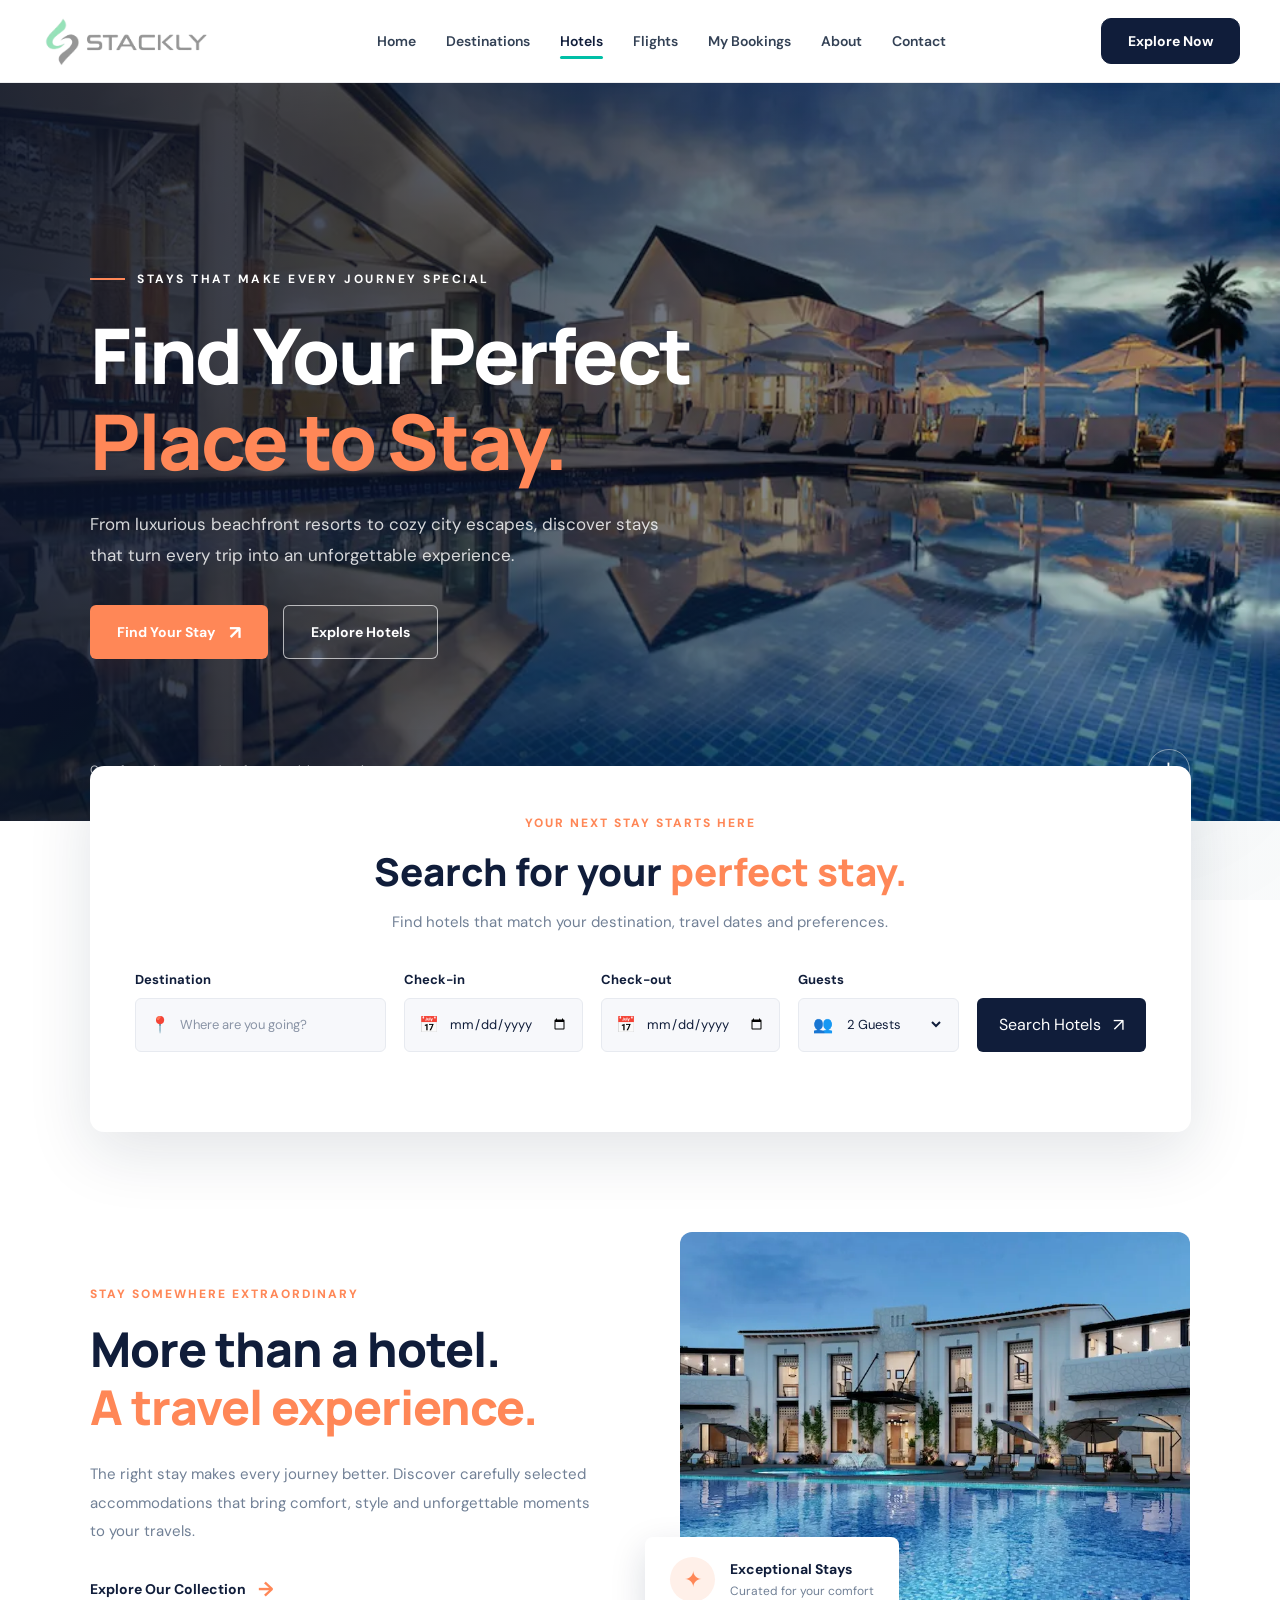
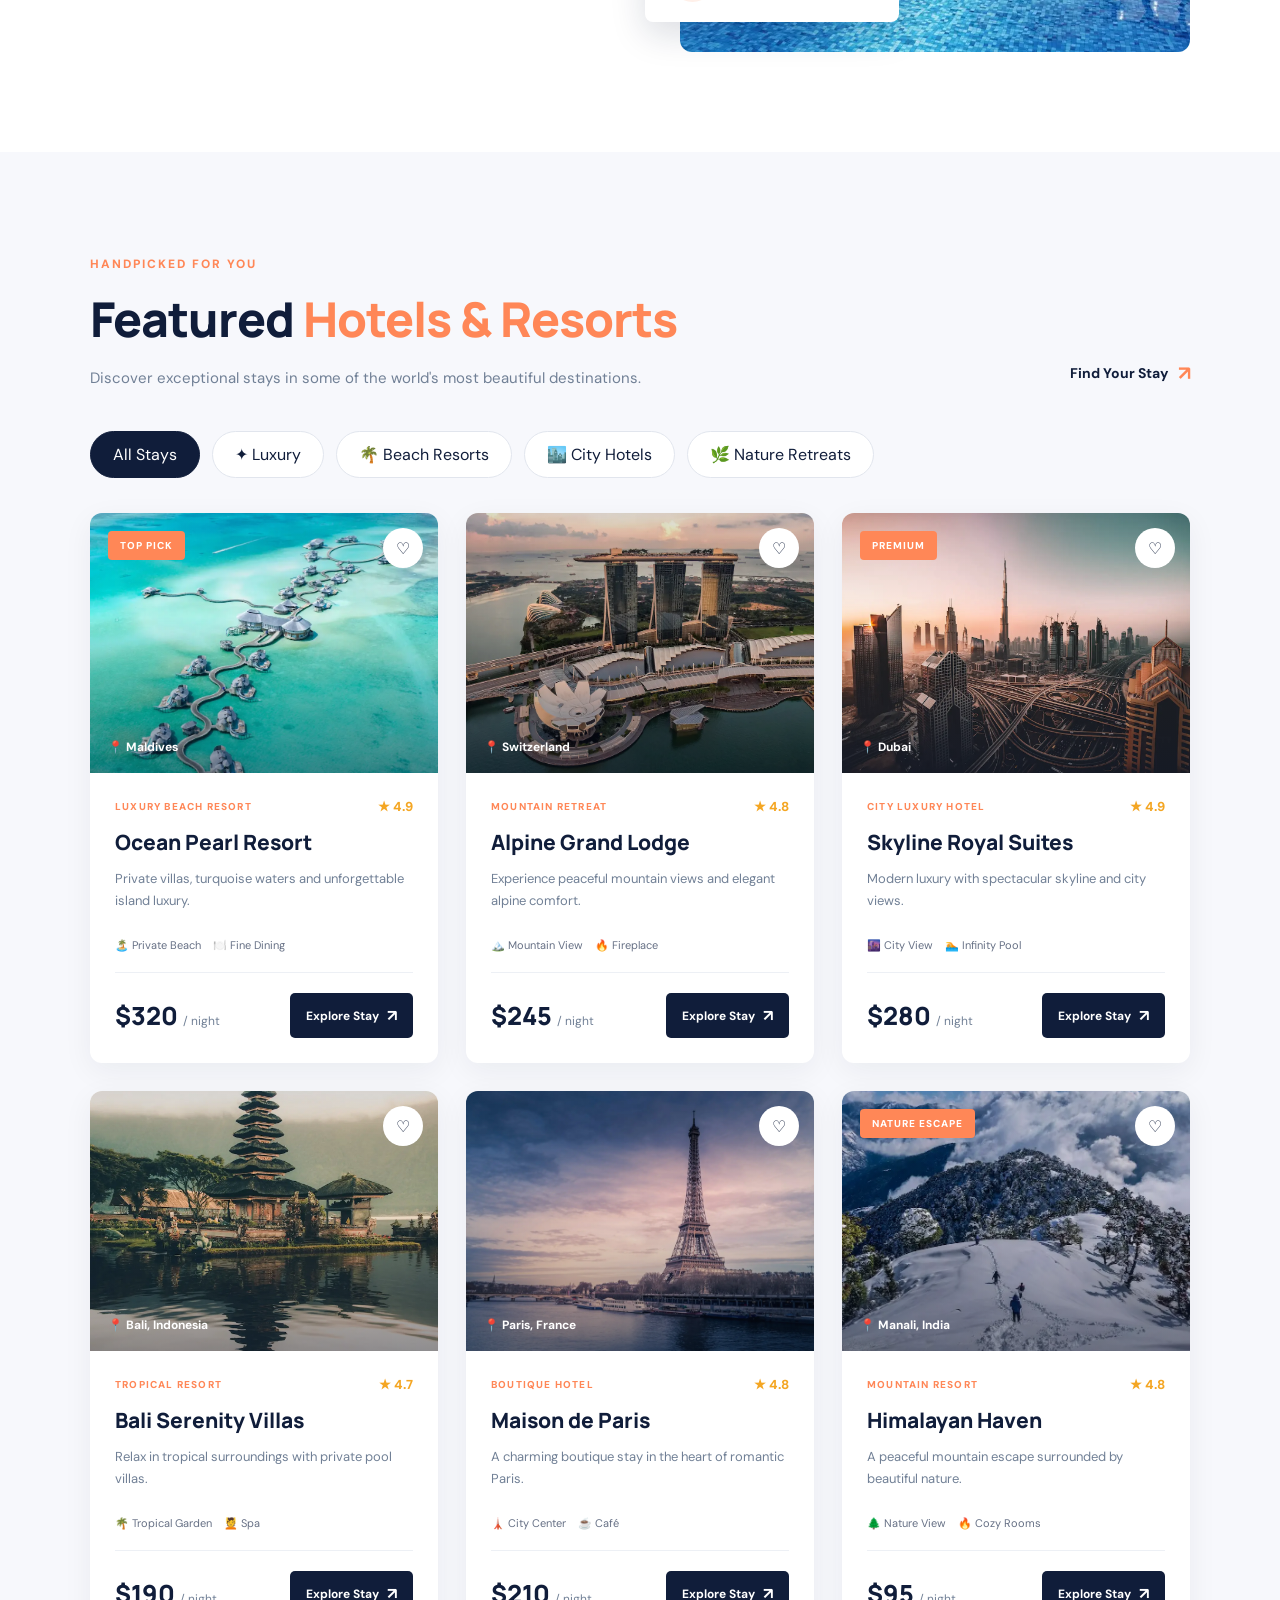
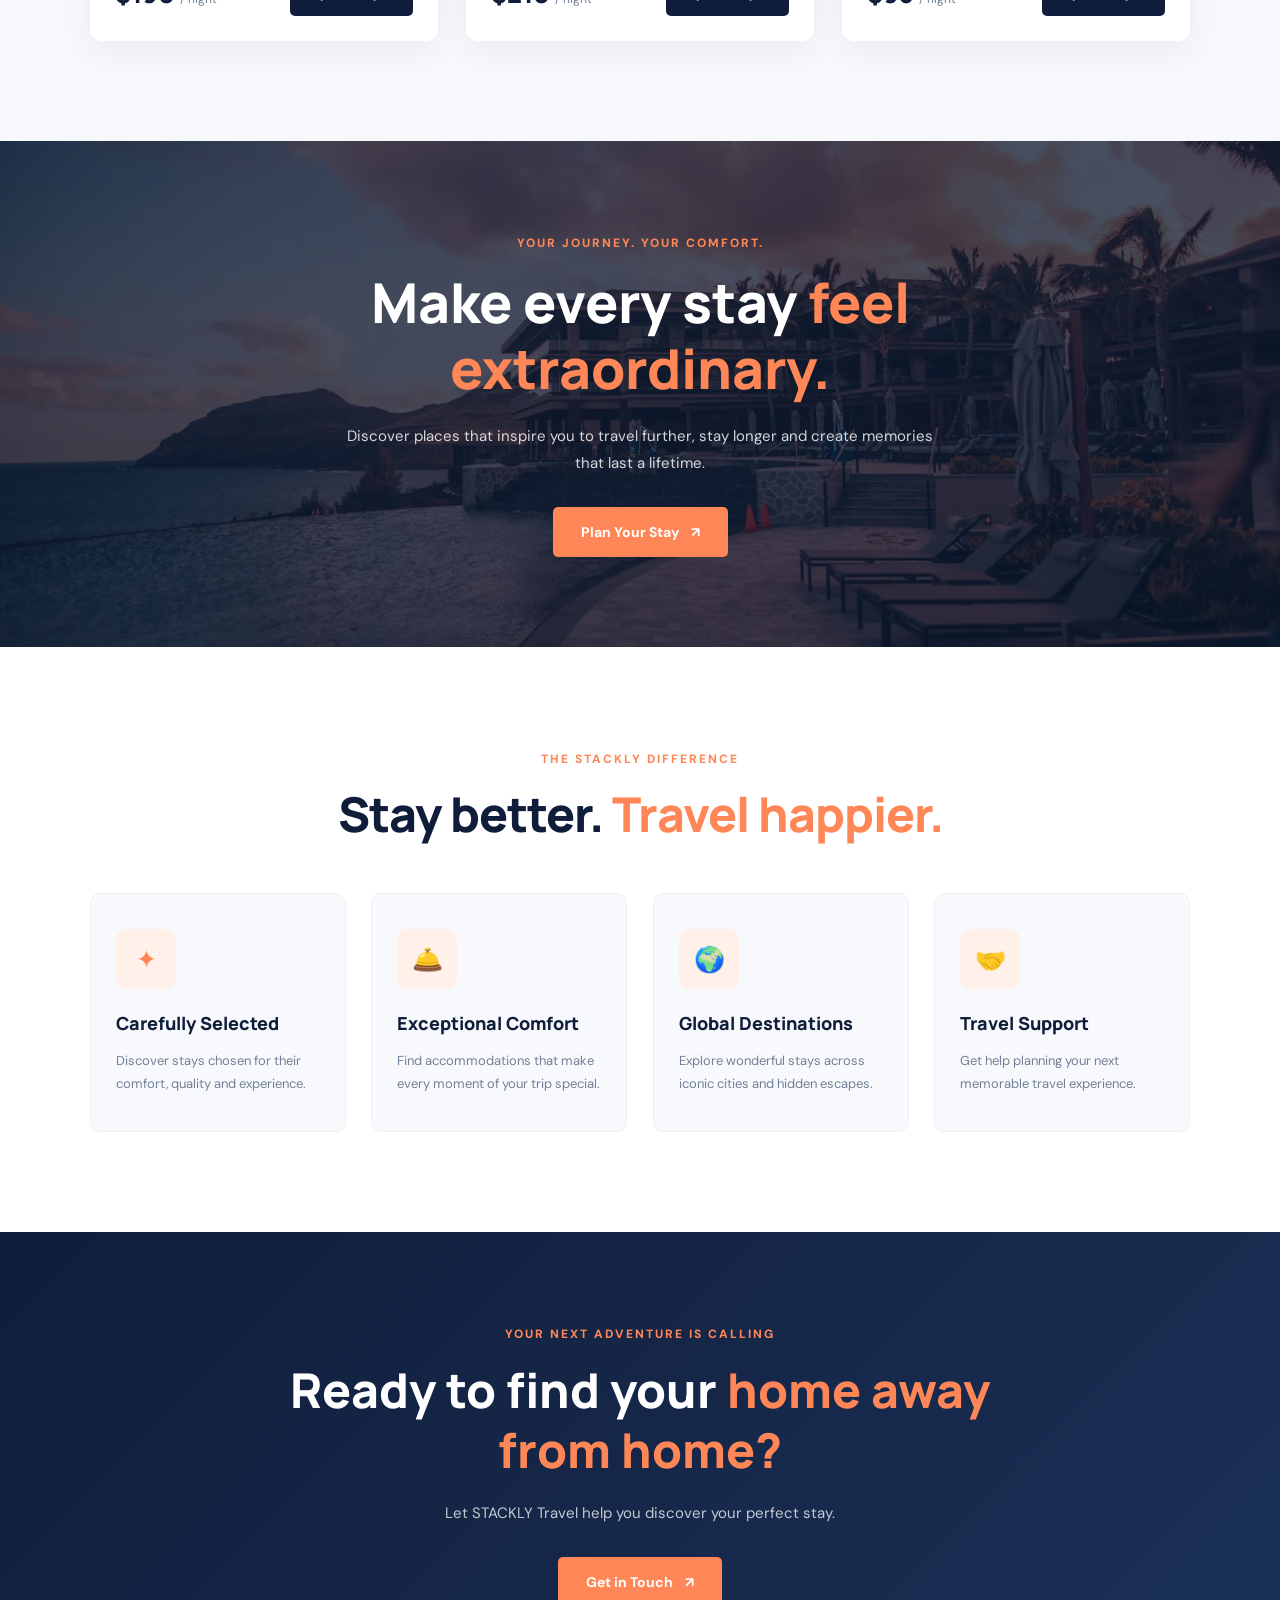
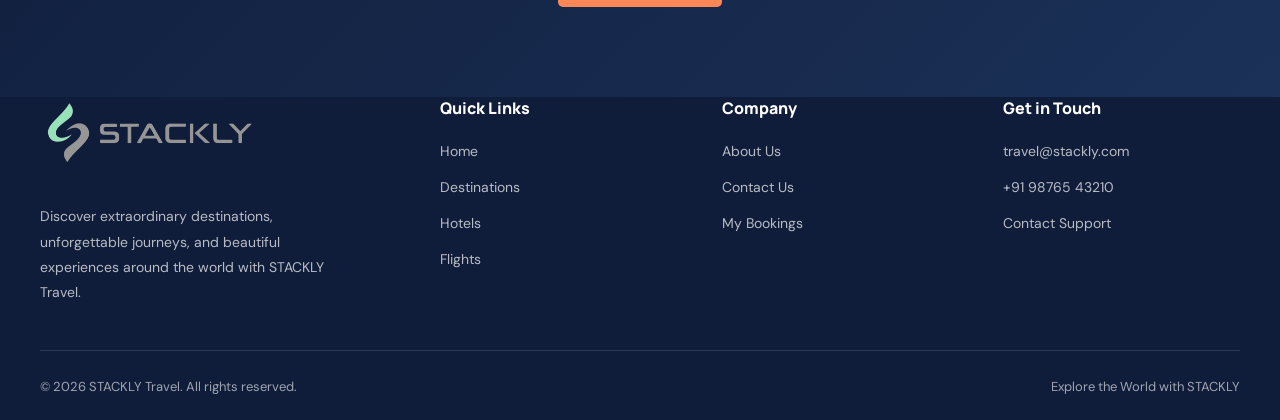
<file: hotels.html>
<!DOCTYPE html>
<html lang="en">

<head>
    <meta charset="UTF-8">
    <meta name="viewport" content="width=device-width, initial-scale=1.0">

    <title>Discover Hotels | STACKLY Travel</title>

    <meta name="description"
        content="Discover exceptional hotels, luxury resorts and comfortable stays around the world with STACKLY Travel.">

    <meta name="theme-color" content="#101d3a">

    <!-- Google Fonts -->
    <link rel="preconnect" href="https://fonts.googleapis.com">
    <link rel="preconnect" href="https://fonts.gstatic.com" crossorigin>

    <link
        href="https://fonts.googleapis.com/css2?family=DM+Sans:wght@400;500;600;700&family=Manrope:wght@400;500;600;700;800&display=swap"
        rel="stylesheet">

    <!-- Common CSS -->
    <link rel="stylesheet" href="common.css">

    <!-- Hotels CSS -->
    <link rel="stylesheet" href="hotels.css">

</head>

<body>

    <!-- COMMON PRELOADER -->
    <div id="preloader"></div>

    <!-- COMMON HEADER -->
    <div id="site-header"></div>


    <!-- MAIN CONTENT -->
    <main class="hotels-page">


        <!-- =========================================
             HOTEL HERO
        ========================================== -->

        <section class="hotels-hero">

            <div class="hotels-hero-overlay"></div>

            <div class="hotels-hero-content stackly-reveal">

                <span class="hotels-eyebrow">
                    <span class="hotels-eyebrow-line"></span>
                    STAYS THAT MAKE EVERY JOURNEY SPECIAL
                </span>

                <h1>
                    Find Your Perfect
                    <span>Place to Stay.</span>
                </h1>

                <p>
                    From luxurious beachfront resorts to cozy city escapes,
                    discover stays that turn every trip into an unforgettable
                    experience.
                </p>

                <div class="hotels-hero-actions">

                    <a href="#hotel-search"
                        class="hotels-primary-btn">

                        Find Your Stay
                        <span>↗</span>

                    </a>

                    <a href="#featured-hotels"
                        class="hotels-secondary-btn">

                        Explore Hotels

                    </a>

                </div>

            </div>


            <div class="hotels-hero-bottom">

                <span>
                    Comfort, luxury and unforgettable experiences
                </span>

                <a href="#hotel-search"
                    aria-label="Scroll to hotel search">

                    ↓

                </a>

            </div>

        </section>



        <!-- =========================================
             HOTEL SEARCH SECTION
        ========================================== -->

        <section class="hotel-search-section"
            id="hotel-search">

            <div class="hotel-search-container stackly-reveal">

                <div class="hotel-search-heading">

                    <span class="section-eyebrow">
                        YOUR NEXT STAY STARTS HERE
                    </span>

                    <h2>
                        Search for your
                        <span>perfect stay.</span>
                    </h2>

                    <p>
                        Find hotels that match your destination,
                        travel dates and preferences.
                    </p>

                </div>


                <form class="hotel-search-form"
                    id="hotelSearchForm">

                    <!-- Destination -->

                    <div class="hotel-search-field">

                        <label for="hotelDestination">
                            Destination
                        </label>

                        <div class="hotel-field-control">

                            <span class="hotel-field-icon">
                                📍
                            </span>

                            <input
                                type="text"
                                id="hotelDestination"
                                name="destination"
                                placeholder="Where are you going?"
                                required>

                        </div>

                    </div>


                    <!-- Check-in -->

                    <div class="hotel-search-field">

                        <label for="hotelCheckin">
                            Check-in
                        </label>

                        <div class="hotel-field-control">

                            <span class="hotel-field-icon">
                                📅
                            </span>

                            <input
                                type="date"
                                id="hotelCheckin"
                                name="checkin"
                                required>

                        </div>

                    </div>


                    <!-- Check-out -->

                    <div class="hotel-search-field">

                        <label for="hotelCheckout">
                            Check-out
                        </label>

                        <div class="hotel-field-control">

                            <span class="hotel-field-icon">
                                📅
                            </span>

                            <input
                                type="date"
                                id="hotelCheckout"
                                name="checkout"
                                required>

                        </div>

                    </div>


                    <!-- Guests -->

                    <div class="hotel-search-field">

                        <label for="hotelGuests">
                            Guests
                        </label>

                        <div class="hotel-field-control">

                            <span class="hotel-field-icon">
                                👥
                            </span>

                            <select
                                id="hotelGuests"
                                name="guests">

                                <option value="1">1 Guest</option>
                                <option value="2" selected>2 Guests</option>
                                <option value="3">3 Guests</option>
                                <option value="4">4 Guests</option>
                                <option value="5">5 Guests</option>
                                <option value="6">6+ Guests</option>

                            </select>

                        </div>

                    </div>


                    <!-- Search Button -->

                    <button type="submit"
                        class="hotel-search-submit">

                        <span>Search Hotels</span>
                        <span>↗</span>

                    </button>

                </form>


                <div class="hotel-search-message"
                    id="hotelSearchMessage"
                    aria-live="polite">

                </div>

            </div>

        </section>



        <!-- =========================================
             HOTEL INTRO
        ========================================== -->

        <section class="hotel-intro section-padding">

            <div class="hotel-intro-container">

                <div class="hotel-intro-content stackly-reveal">

                    <span class="section-eyebrow">
                        STAY SOMEWHERE EXTRAORDINARY
                    </span>

                    <h2>
                        More than a hotel.
                        <span>A travel experience.</span>
                    </h2>

                    <p>
                        The right stay makes every journey better.
                        Discover carefully selected accommodations
                        that bring comfort, style and unforgettable
                        moments to your travels.
                    </p>

                    <a href="#featured-hotels"
                        class="hotel-text-link">

                        Explore Our Collection
                        <span>→</span>

                    </a>

                </div>


                <div class="hotel-intro-image stackly-reveal">

                    <img
                        src="assets/hotels/hotel intro.webp"
                        alt="Luxury hotel surrounded by beautiful nature"
                        loading="lazy">

                    <div class="hotel-intro-floating-card">

                        <span class="hotel-intro-floating-icon">
                            ✦
                        </span>

                        <div>

                            <strong>Exceptional Stays</strong>

                            <span>
                                Curated for your comfort
                            </span>

                        </div>

                    </div>

                </div>

            </div>

        </section>
                <!-- =========================================
             FEATURED HOTELS
        ========================================== -->

        <section class="featured-hotels-section section-padding"
            id="featured-hotels">

            <div class="hotels-section-container">

                <div class="hotels-section-heading stackly-reveal">

                    <div>
                        <span class="section-eyebrow">
                            HANDPICKED FOR YOU
                        </span>

                        <h2>
                            Featured
                            <span>Hotels & Resorts</span>
                        </h2>

                        <p>
                            Discover exceptional stays in some of
                            the world's most beautiful destinations.
                        </p>
                    </div>

                    <a href="#hotel-search"
                        class="hotel-view-all-link">

                        Find Your Stay
                        <span>↗</span>

                    </a>

                </div>


                <!-- HOTEL FILTERS -->

                <div class="hotel-filter-buttons stackly-reveal">

                    <button class="hotel-filter-btn active"
                        data-filter="all">

                        All Stays

                    </button>

                    <button class="hotel-filter-btn"
                        data-filter="luxury">

                        ✦ Luxury

                    </button>

                    <button class="hotel-filter-btn"
                        data-filter="beach">

                        🌴 Beach Resorts

                    </button>

                    <button class="hotel-filter-btn"
                        data-filter="city">

                        🏙️ City Hotels

                    </button>

                    <button class="hotel-filter-btn"
                        data-filter="nature">

                        🌿 Nature Retreats

                    </button>

                </div>


                <!-- HOTEL GRID -->

                <div class="featured-hotels-grid">


                    <!-- HOTEL 1 -->

                    <article class="hotel-card stackly-reveal"
                        data-category="luxury beach">

                        <div class="hotel-card-image">

                            <img
                                src="assets/flights/maldives.webp"
                                data-hover-image="assets/hotels/maldives hover img.webp"
                                alt="Luxury Maldives resort"
                                loading="lazy">

                            <span class="hotel-card-badge">
                                TOP PICK
                            </span>

                            <button class="hotel-favorite-btn"
                                type="button"
                                aria-label="Add Maldives hotel to favorites">

                                ♡

                            </button>

                            <span class="hotel-image-location">
                                📍 Maldives
                            </span>

                        </div>


                        <div class="hotel-card-content">

                            <div class="hotel-card-top">

                                <span class="hotel-card-type">
                                    LUXURY BEACH RESORT
                                </span>

                                <span class="hotel-rating">
                                    ★ 4.9
                                </span>

                            </div>

                            <h3>
                                Ocean Pearl Resort
                            </h3>

                            <p>
                                Private villas, turquoise waters
                                and unforgettable island luxury.
                            </p>

                            <div class="hotel-card-features">

                                <span>🏝️ Private Beach</span>
                                <span>🍽️ Fine Dining</span>

                            </div>

                            <div class="hotel-card-bottom">

                                <div class="hotel-price">

                                    <strong>
                                        $320
                                    </strong>

                                    <span>
                                        / night
                                    </span>

                                </div>

                                <a href="contact.html"
                                    class="hotel-card-btn">

                                    Explore Stay
                                    <span>↗</span>

                                </a>

                            </div>

                        </div>

                    </article>



                    <!-- HOTEL 2 -->

                    <article class="hotel-card stackly-reveal"
                        data-category="luxury nature">

                        <div class="hotel-card-image">

                            <img
                                src="assets/flights/singapore.webp"
                                data-hover-image="assets/hotels/switserland hover.webp"
                                alt="Swiss mountain luxury hotel"
                                loading="lazy">

                            <button class="hotel-favorite-btn"
                                type="button"
                                aria-label="Add Swiss hotel to favorites">

                                ♡

                            </button>

                            <span class="hotel-image-location">
                                📍 Switzerland
                            </span>

                        </div>


                        <div class="hotel-card-content">

                            <div class="hotel-card-top">

                                <span class="hotel-card-type">
                                    MOUNTAIN RETREAT
                                </span>

                                <span class="hotel-rating">
                                    ★ 4.8
                                </span>

                            </div>

                            <h3>
                                Alpine Grand Lodge
                            </h3>

                            <p>
                                Experience peaceful mountain views
                                and elegant alpine comfort.
                            </p>

                            <div class="hotel-card-features">

                                <span>🏔️ Mountain View</span>
                                <span>🔥 Fireplace</span>

                            </div>

                            <div class="hotel-card-bottom">

                                <div class="hotel-price">

                                    <strong>
                                        $245
                                    </strong>

                                    <span>
                                        / night
                                    </span>

                                </div>

                                <a href="contact.html"
                                    class="hotel-card-btn">

                                    Explore Stay
                                    <span>↗</span>

                                </a>

                            </div>

                        </div>

                    </article>



                    <!-- HOTEL 3 -->

                    <article class="hotel-card stackly-reveal"
                        data-category="luxury city">

                        <div class="hotel-card-image">

                            <img
                                src="assets/flights/dubai.webp"
                                data-hover-image="assets/hotels/dubai hover img.webp"
                                alt="Luxury Dubai hotel"
                                loading="lazy">

                            <span class="hotel-card-badge">
                                PREMIUM
                            </span>

                            <button class="hotel-favorite-btn"
                                type="button"
                                aria-label="Add Dubai hotel to favorites">

                                ♡

                            </button>

                            <span class="hotel-image-location">
                                📍 Dubai
                            </span>

                        </div>


                        <div class="hotel-card-content">

                            <div class="hotel-card-top">

                                <span class="hotel-card-type">
                                    CITY LUXURY HOTEL
                                </span>

                                <span class="hotel-rating">
                                    ★ 4.9
                                </span>

                            </div>

                            <h3>
                                Skyline Royal Suites
                            </h3>

                            <p>
                                Modern luxury with spectacular
                                skyline and city views.
                            </p>

                            <div class="hotel-card-features">

                                <span>🌆 City View</span>
                                <span>🏊 Infinity Pool</span>

                            </div>

                            <div class="hotel-card-bottom">

                                <div class="hotel-price">

                                    <strong>
                                        $280
                                    </strong>

                                    <span>
                                        / night
                                    </span>

                                </div>

                                <a href="contact.html"
                                    class="hotel-card-btn">

                                    Explore Stay
                                    <span>↗</span>

                                </a>

                            </div>

                        </div>

                    </article>



                    <!-- HOTEL 4 -->

                    <article class="hotel-card stackly-reveal"
                        data-category="beach luxury">

                        <div class="hotel-card-image">

                            <img
                                src="assets/booking/booking-bali.webp"
                                data-hover-image="assets/hotels/bali hover.webp"
                                alt="Bali tropical hotel"
                                loading="lazy">

                            <button class="hotel-favorite-btn"
                                type="button"
                                aria-label="Add Bali hotel to favorites">

                                ♡

                            </button>

                            <span class="hotel-image-location">
                                📍 Bali, Indonesia
                            </span>

                        </div>


                        <div class="hotel-card-content">

                            <div class="hotel-card-top">

                                <span class="hotel-card-type">
                                    TROPICAL RESORT
                                </span>

                                <span class="hotel-rating">
                                    ★ 4.7
                                </span>

                            </div>

                            <h3>
                                Bali Serenity Villas
                            </h3>

                            <p>
                                Relax in tropical surroundings
                                with private pool villas.
                            </p>

                            <div class="hotel-card-features">

                                <span>🌴 Tropical Garden</span>
                                <span>💆 Spa</span>

                            </div>

                            <div class="hotel-card-bottom">

                                <div class="hotel-price">

                                    <strong>
                                        $190
                                    </strong>

                                    <span>
                                        / night
                                    </span>

                                </div>

                                <a href="contact.html"
                                    class="hotel-card-btn">

                                    Explore Stay
                                    <span>↗</span>

                                </a>

                            </div>

                        </div>

                    </article>



                    <!-- HOTEL 5 -->

                    <article class="hotel-card stackly-reveal"
                        data-category="city luxury">

                        <div class="hotel-card-image">

                            <img
                                src="assets/booking/paris,france.webp"
                                data-hover-image="assets/hotels/paris hover.webp"
                                alt="Paris boutique hotel"
                                loading="lazy">

                            <button class="hotel-favorite-btn"
                                type="button"
                                aria-label="Add Paris hotel to favorites">

                                ♡

                            </button>

                            <span class="hotel-image-location">
                                📍 Paris, France
                            </span>

                        </div>


                        <div class="hotel-card-content">

                            <div class="hotel-card-top">

                                <span class="hotel-card-type">
                                    BOUTIQUE HOTEL
                                </span>

                                <span class="hotel-rating">
                                    ★ 4.8
                                </span>

                            </div>

                            <h3>
                                Maison de Paris
                            </h3>

                            <p>
                                A charming boutique stay in
                                the heart of romantic Paris.
                            </p>

                            <div class="hotel-card-features">

                                <span>🗼 City Center</span>
                                <span>☕ Café</span>

                            </div>

                            <div class="hotel-card-bottom">

                                <div class="hotel-price">

                                    <strong>
                                        $210
                                    </strong>

                                    <span>
                                        / night
                                    </span>

                                </div>

                                <a href="contact.html"
                                    class="hotel-card-btn">

                                    Explore Stay
                                    <span>↗</span>

                                </a>

                            </div>

                        </div>

                    </article>



                    <!-- HOTEL 6 -->

                    <article class="hotel-card stackly-reveal"
                        data-category="nature">

                        <div class="hotel-card-image">

                            <img
                                src="assets/hotels/hotel manali.webp"
                                data-hover-image="assets/hotels/manali hover.webp"
                                alt="Manali mountain resort"
                                loading="lazy">

                            <span class="hotel-card-badge">
                                NATURE ESCAPE
                            </span>

                            <button class="hotel-favorite-btn"
                                type="button"
                                aria-label="Add Manali hotel to favorites">

                                ♡

                            </button>

                            <span class="hotel-image-location">
                                📍 Manali, India
                            </span>

                        </div>


                        <div class="hotel-card-content">

                            <div class="hotel-card-top">

                                <span class="hotel-card-type">
                                    MOUNTAIN RESORT
                                </span>

                                <span class="hotel-rating">
                                    ★ 4.8
                                </span>

                            </div>

                            <h3>
                                Himalayan Haven
                            </h3>

                            <p>
                                A peaceful mountain escape
                                surrounded by beautiful nature.
                            </p>

                            <div class="hotel-card-features">

                                <span>🌲 Nature View</span>
                                <span>🔥 Cozy Rooms</span>

                            </div>

                            <div class="hotel-card-bottom">

                                <div class="hotel-price">

                                    <strong>
                                        $95
                                    </strong>

                                    <span>
                                        / night
                                    </span>

                                </div>

                                <a href="contact.html"
                                    class="hotel-card-btn">

                                    Explore Stay
                                    <span>↗</span>

                                </a>

                            </div>

                        </div>

                    </article>

                </div>

            </div>

        </section>



        <!-- =========================================
             HOTEL EXPERIENCE SECTION
        ========================================== -->

        <section class="hotel-experience-section">

            <div class="hotel-experience-overlay"></div>

            <div class="hotel-experience-content stackly-reveal">

                <span class="section-eyebrow">
                    YOUR JOURNEY. YOUR COMFORT.
                </span>

                <h2>
                    Make every stay
                    <span>feel extraordinary.</span>
                </h2>

                <p>
                    Discover places that inspire you to travel
                    further, stay longer and create memories
                    that last a lifetime.
                </p>

                <a href="contact.html"
                    class="hotel-experience-btn">

                    Plan Your Stay
                    <span>↗</span>

                </a>

            </div>

        </section>



        <!-- =========================================
             WHY CHOOSE STACKLY
        ========================================== -->

        <section class="hotel-benefits-section section-padding">

            <div class="hotels-section-container">

                <div class="hotel-benefits-heading stackly-reveal">

                    <span class="section-eyebrow">
                        THE STACKLY DIFFERENCE
                    </span>

                    <h2>
                        Stay better.
                        <span>Travel happier.</span>
                    </h2>

                </div>


                <div class="hotel-benefits-grid">

                    <article class="hotel-benefit-card stackly-reveal">

                        <div class="hotel-benefit-icon">
                            ✦
                        </div>

                        <h3>
                            Carefully Selected
                        </h3>

                        <p>
                            Discover stays chosen for their
                            comfort, quality and experience.
                        </p>

                    </article>


                    <article class="hotel-benefit-card stackly-reveal">

                        <div class="hotel-benefit-icon">
                            🛎️
                        </div>

                        <h3>
                            Exceptional Comfort
                        </h3>

                        <p>
                            Find accommodations that make
                            every moment of your trip special.
                        </p>

                    </article>


                    <article class="hotel-benefit-card stackly-reveal">

                        <div class="hotel-benefit-icon">
                            🌍
                        </div>

                        <h3>
                            Global Destinations
                        </h3>

                        <p>
                            Explore wonderful stays across
                            iconic cities and hidden escapes.
                        </p>

                    </article>


                    <article class="hotel-benefit-card stackly-reveal">

                        <div class="hotel-benefit-icon">
                            🤝
                        </div>

                        <h3>
                            Travel Support
                        </h3>

                        <p>
                            Get help planning your next
                            memorable travel experience.
                        </p>

                    </article>

                </div>

            </div>

        </section>



        <!-- =========================================
             FINAL CTA
        ========================================== -->

        <section class="hotel-final-cta">

            <div class="hotel-final-cta-content stackly-reveal">

                <span class="section-eyebrow">
                    YOUR NEXT ADVENTURE IS CALLING
                </span>

                <h2>
                    Ready to find your
                    <span>home away from home?</span>
                </h2>

                <p>
                    Let STACKLY Travel help you discover
                    your perfect stay.
                </p>

                <a href="contact.html"
                    class="hotel-final-cta-btn">

                    Get in Touch
                    <span>↗</span>

                </a>

            </div>

        </section>


    </main>


    <!-- COMMON FOOTER -->

    <div id="site-footer"></div>


    <!-- COMMON JAVASCRIPT -->

    <script src="common.js"></script>

    <!-- Hotels JS -->

    <script src="hotels.js"></script>

</body>

</html>
</file>
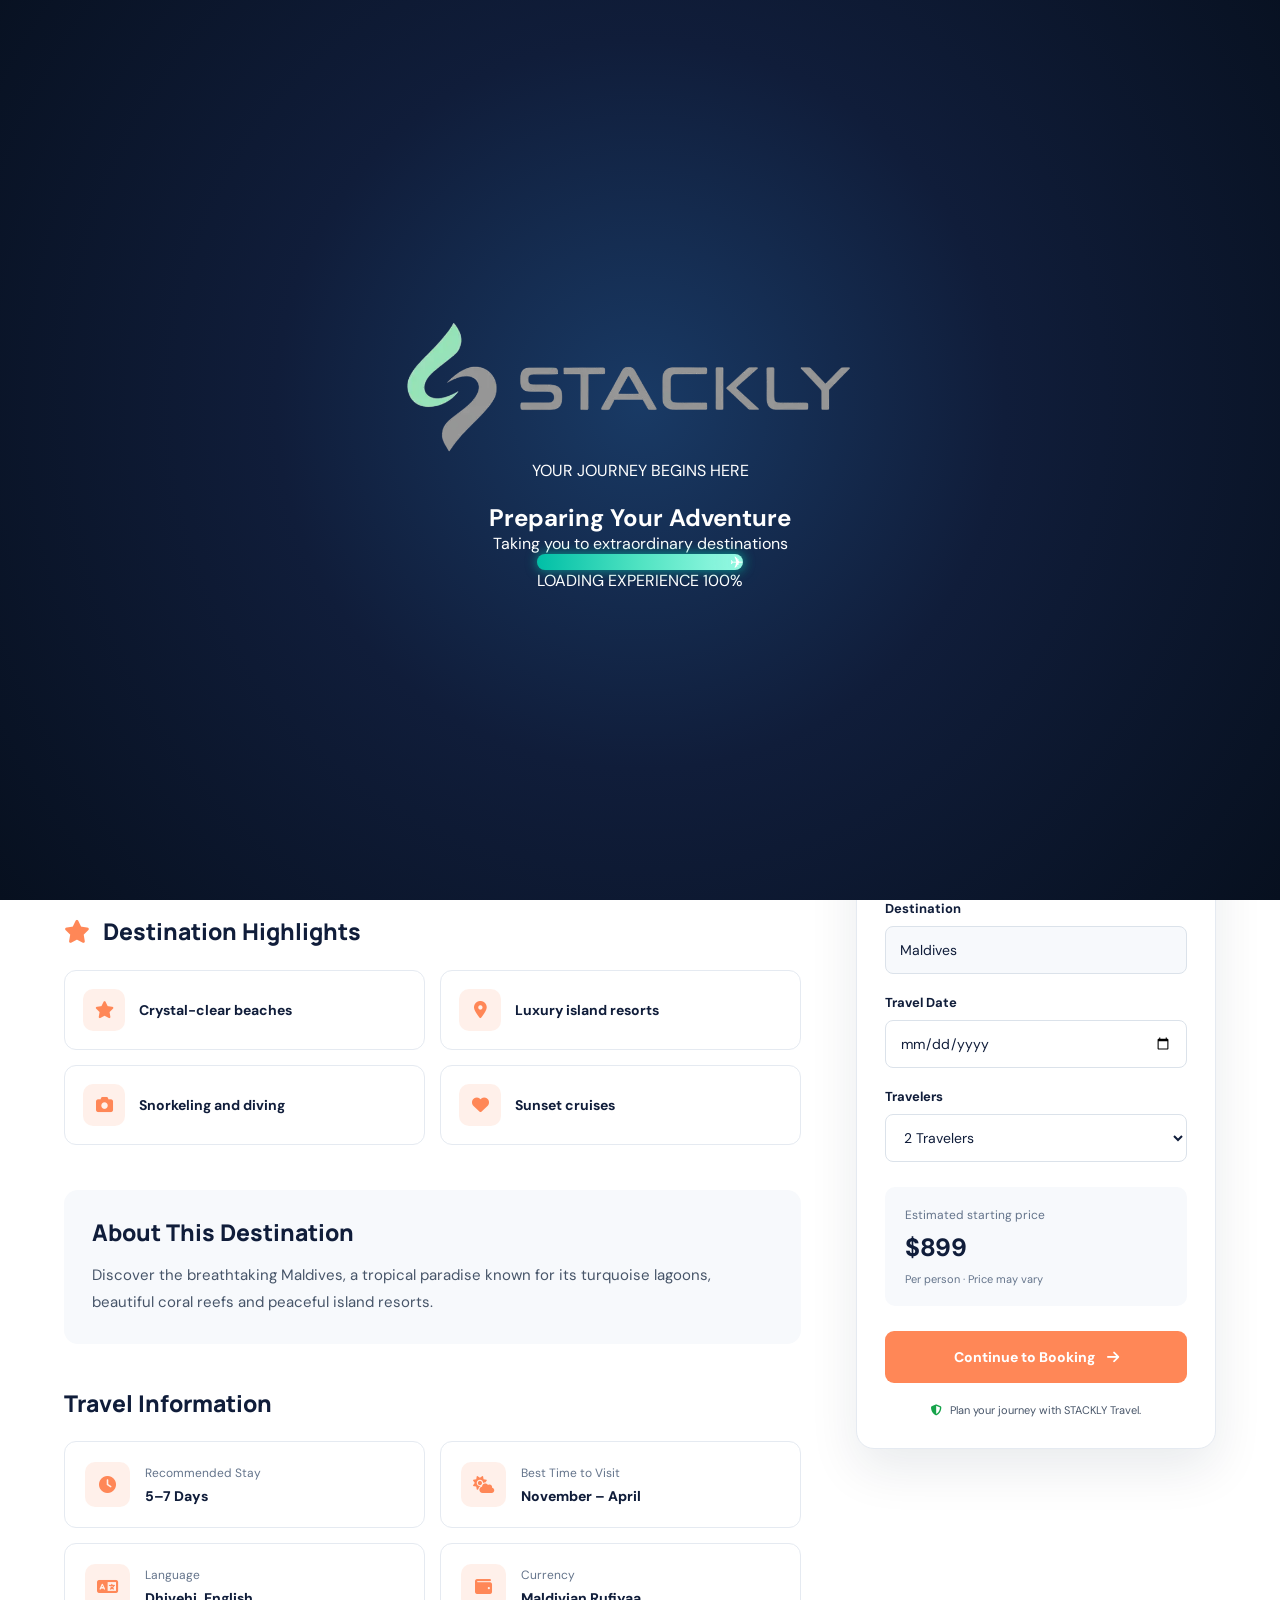
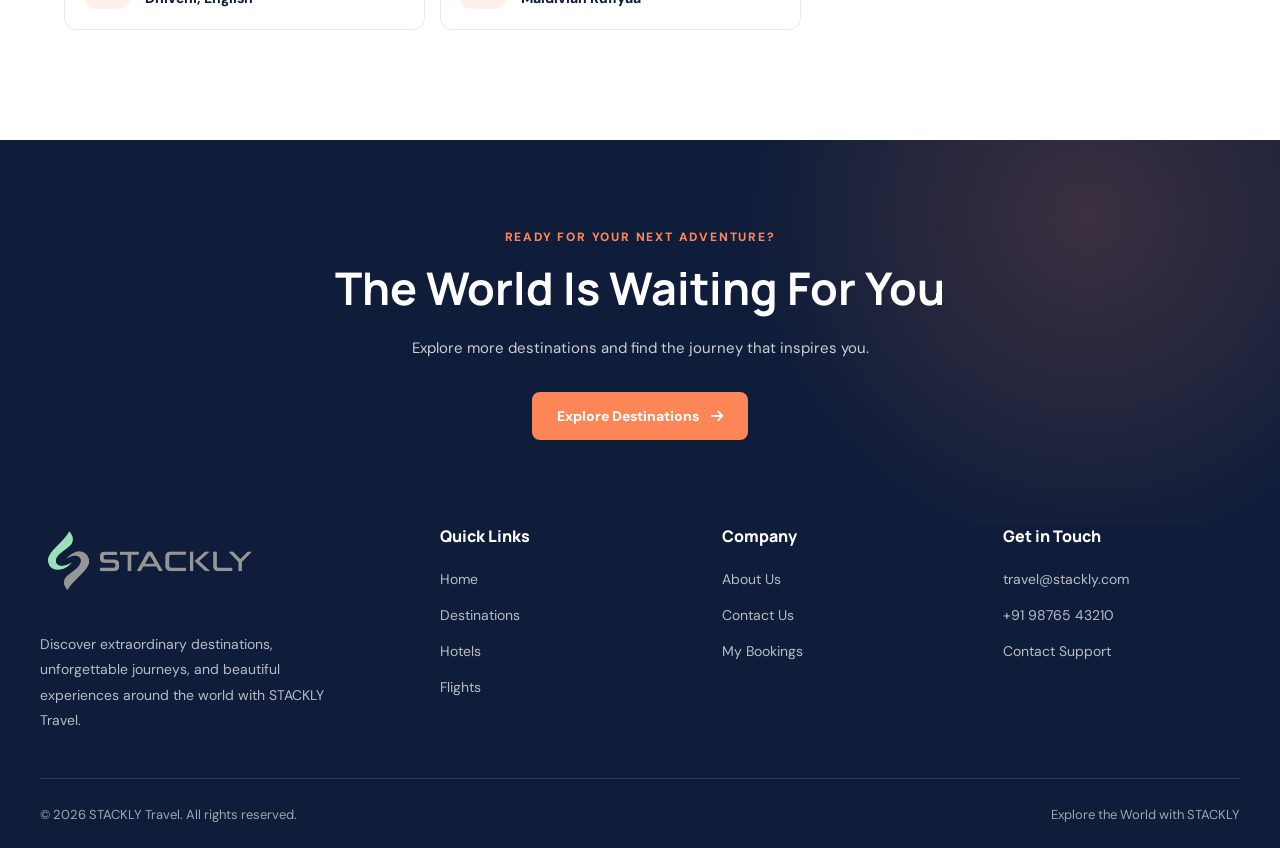
<file: package.html>
<!DOCTYPE html>
<html lang="en">

<head>

    <meta charset="UTF-8">

    <meta name="viewport"
          content="width=device-width, initial-scale=1.0">

    <meta name="theme-color"
          content="#101d3a">

    <meta name="description"
          content="Explore your dream destination with STACKLY Travel.">

    <title>Explore Destination | STACKLY Travel</title>


    <!-- GOOGLE FONTS -->

    <link rel="preconnect"
          href="https://fonts.googleapis.com">

    <link rel="preconnect"
          href="https://fonts.gstatic.com"
          crossorigin>


    <!-- COMMON CSS -->

    <link rel="stylesheet"
          href="common.css">


    <!-- PACKAGE PAGE CSS -->

    <link rel="stylesheet"
          href="package.css">


    <!-- ICONS -->

    <link rel="stylesheet"
          href="https://cdnjs.cloudflare.com/ajax/libs/font-awesome/6.5.2/css/all.min.css">

</head>


<body>


    <!-- COMMON HEADER -->

    <div id="site-header"></div>



    <!-- =====================================================
         PACKAGE PAGE MAIN
    ====================================================== -->

    <main class="package-page">


        <!-- PACKAGE HERO -->

        <section class="package-hero">

            <div class="package-hero-overlay"></div>

            <div class="package-container">

                <div class="package-hero-content">

                    <span class="package-eyebrow">
                        YOUR NEXT ADVENTURE STARTS HERE
                    </span>

                    <h1 id="packageDestinationTitle">
                        Explore Your Dream Destination
                    </h1>

                    <p id="packageDestinationDescription">
                        Discover unforgettable experiences and
                        create memories that last forever.
                    </p>

                    <div class="package-hero-meta">

                        <span>
                            <i class="fa-solid fa-calendar-days"></i>
                            <span id="packageTravelDate">
                                Flexible Travel Dates
                            </span>
                        </span>

                        <span>
                            <i class="fa-solid fa-users"></i>
                            <span id="packageTravelerCount">
                                2 Travelers
                            </span>
                        </span>

                    </div>

                </div>

            </div>

        </section>



        <!-- BREADCRUMB -->

        <section class="package-breadcrumb-section">

            <div class="package-container">

                <nav class="package-breadcrumb"
                     aria-label="Breadcrumb">

                    <a href="index.html">
                        Home
                    </a>

                    <i class="fa-solid fa-chevron-right"></i>

                    <a href="destinations.html">
                        Destinations
                    </a>

                    <i class="fa-solid fa-chevron-right"></i>

                    <span id="packageBreadcrumbDestination">
                        Destination
                    </span>

                </nav>

            </div>

        </section>



        <!-- DESTINATION DETAILS -->

        <section class="package-details-section">

            <div class="package-container">

                <div class="package-details-grid">


                    <!-- LEFT CONTENT -->

                    <div class="package-details-content">


                        <!-- INTRO -->

                        <div class="package-section-heading">

                            <span class="package-section-label">
                                DISCOVER THE EXPERIENCE
                            </span>

                            <h2 id="packageOverviewTitle">
                                Discover Your Destination
                            </h2>

                            <p id="packageOverviewDescription">
                                Explore beautiful landscapes,
                                culture, cuisine and unforgettable
                                travel experiences.
                            </p>

                        </div>



                        <!-- HIGHLIGHTS -->

                        <div class="package-highlights">

                            <h3>
                                <i class="fa-solid fa-star"></i>
                                Destination Highlights
                            </h3>

                            <div class="package-highlights-grid"
                                 id="packageHighlights">

                                <!-- JavaScript inserts highlights -->

                            </div>

                        </div>



                        <!-- ABOUT DESTINATION -->

                        <div class="package-about-destination">

                            <h3>
                                About This Destination
                            </h3>

                            <p id="packageAboutText">
                                Discover what makes this destination
                                special and plan your next memorable
                                journey with STACKLY Travel.
                            </p>

                        </div>



                        <!-- TRAVEL INFORMATION -->

                        <div class="package-travel-info">

                            <h3>
                                Travel Information
                            </h3>

                            <div class="package-info-grid">

                                <div class="package-info-item">

                                    <i class="fa-solid fa-clock"></i>

                                    <div>

                                        <span>
                                            Recommended Stay
                                        </span>

                                        <strong id="packageDuration">
                                            5–7 Days
                                        </strong>

                                    </div>

                                </div>


                                <div class="package-info-item">

                                    <i class="fa-solid fa-cloud-sun"></i>

                                    <div>

                                        <span>
                                            Best Time to Visit
                                        </span>

                                        <strong id="packageBestTime">
                                            Throughout the Year
                                        </strong>

                                    </div>

                                </div>


                                <div class="package-info-item">

                                    <i class="fa-solid fa-language"></i>

                                    <div>

                                        <span>
                                            Language
                                        </span>

                                        <strong id="packageLanguage">
                                            English
                                        </strong>

                                    </div>

                                </div>


                                <div class="package-info-item">

                                    <i class="fa-solid fa-wallet"></i>

                                    <div>

                                        <span>
                                            Currency
                                        </span>

                                        <strong id="packageCurrency">
                                            Local Currency
                                        </strong>

                                    </div>

                                </div>

                            </div>

                        </div>


                    </div>



                    <!-- RIGHT BOOKING CARD -->

                    <aside class="package-booking-card">

                        <div class="package-booking-card-header">

                            <span>
                                YOUR TRAVEL PLAN
                            </span>

                            <h3>
                                Plan Your Trip
                            </h3>

                            <p>
                                Customize your travel details
                                before continuing.
                            </p>

                        </div>


                        <div class="package-booking-card-body">


                            <!-- DESTINATION -->

                            <div class="package-booking-field">

                                <label for="packageBookingDestination">
                                    Destination
                                </label>

                                <input
                                    type="text"
                                    id="packageBookingDestination"
                                    readonly
                                >

                            </div>



                            <!-- DATE -->

                            <div class="package-booking-field">

                                <label for="packageBookingDate">
                                    Travel Date
                                </label>

                                <input
                                    type="date"
                                    id="packageBookingDate"
                                >

                            </div>



                            <!-- TRAVELERS -->

                            <div class="package-booking-field">

                                <label for="packageBookingTravelers">
                                    Travelers
                                </label>

                                <select id="packageBookingTravelers">

                                    <option value="1">
                                        1 Traveler
                                    </option>

                                    <option value="2">
                                        2 Travelers
                                    </option>

                                    <option value="3">
                                        3 Travelers
                                    </option>

                                    <option value="4">
                                        4 Travelers
                                    </option>

                                    <option value="5">
                                        5+ Travelers
                                    </option>

                                </select>

                            </div>



                            <!-- PRICE -->

                            <div class="package-price-preview">

                                <span>
                                    Estimated starting price
                                </span>

                                <strong id="packageStartingPrice">
                                    Contact for Price
                                </strong>

                                <small>
                                    Per person · Price may vary
                                </small>

                            </div>



                            <!-- BOOK BUTTON -->

                            <button
                                type="button"
                                class="package-book-btn"
                                id="packageBookButton">

                                Continue to Booking

                                <i class="fa-solid fa-arrow-right"></i>

                            </button>


                            <p class="package-booking-note">

                                <i class="fa-solid fa-shield-halved"></i>

                                Plan your journey with STACKLY Travel.

                            </p>

                        </div>

                    </aside>


                </div>

            </div>

        </section>



        <!-- CTA -->

        <section class="package-cta-section">

            <div class="package-container">

                <div class="package-cta-content">

                    <span>
                        READY FOR YOUR NEXT ADVENTURE?
                    </span>

                    <h2>
                        The World Is Waiting For You
                    </h2>

                    <p>
                        Explore more destinations and find
                        the journey that inspires you.
                    </p>

                    <a href="destinations.html"
                       class="package-cta-button">

                        Explore Destinations

                        <i class="fa-solid fa-arrow-right"></i>

                    </a>

                </div>

            </div>

        </section>


    </main>



    <!-- COMMON FOOTER -->

    <div id="site-footer"></div>



    <!-- COMMON JAVASCRIPT -->

    <script src="common.js"></script>


    <!-- PACKAGE PAGE JAVASCRIPT -->

    <script src="package.js"></script>


</body>

</html>
</file>
<file: common.css>
/* =========================================================
   STACKLY TRAVEL — COMMON CSS
   Shared Header | Footer | Preloader | Animations
========================================================= */


/* =========================================================
   1. GOOGLE FONTS
========================================================= */

@import url('https://fonts.googleapis.com/css2?family=DM+Sans:wght@400;500;600;700&family=Manrope:wght@400;500;600;700;800&display=swap');


/* =========================================================
   2. GLOBAL VARIABLES
========================================================= */

:root {
    --stackly-primary: #101d3a;
    --stackly-secondary: #164e63;
    --stackly-accent: #00bfa6;
    --stackly-text: #1e293b;
    --stackly-muted: #64748b;
    --stackly-white: #ffffff;
    --stackly-light: #f8fafc;
    --stackly-radius: 16px;
    --stackly-shadow: 0 10px 35px rgba(16, 29, 58, 0.08);
    --stackly-transition: 0.3s ease;
}


/* =========================================================
   3. GLOBAL RESET
========================================================= */

* {
    margin: 0;
    padding: 0;
    box-sizing: border-box;
}

html {
    scroll-behavior: smooth;
    scroll-padding-top: 100px;
    -webkit-text-size-adjust: 100%;
}

body {
    font-family: "DM Sans", sans-serif;
    color: var(--stackly-text);
    background: #ffffff;
    overflow-x: hidden;
    width: 100%;
    min-width: 320px;
}

body.preloader-active {
    overflow: hidden;
}

img {
    max-width: 100%;
    height: auto;
    display: block;
}

a {
    text-decoration: none;
    color: inherit;
}

button,
input,
textarea,
select {
    font-family: inherit;
    max-width: 100%;
}

button {
    cursor: pointer;
}

ul {
    list-style: none;
}

main,
section,
header,
footer {
    max-width: 100%;
}


/* =========================================================
   4. COMMON BACKGROUND
========================================================= */

.stackly-page-background {
    position: fixed;
    inset: 0;
    pointer-events: none;
    z-index: -1;

    background:
        radial-gradient(
            circle at 10% 10%,
            rgba(0, 191, 166, 0.05),
            transparent 35%
        ),
        radial-gradient(
            circle at 90% 80%,
            rgba(22, 78, 99, 0.05),
            transparent 35%
        );
}


/* =========================================================
   5. COMMON HEADER
========================================================= */

.site-header,
#stacklyHeader {
    position: sticky;
    top: 0;
    left: 0;
    width: 100%;
    z-index: 1000;

    background: rgba(255, 255, 255, 0.96);

    backdrop-filter: blur(18px);
    -webkit-backdrop-filter: blur(18px);

    border-bottom: 1px solid rgba(16, 29, 58, 0.08);

    transition:
        background 0.3s ease,
        box-shadow 0.3s ease,
        padding 0.3s ease;
}

.site-header.scrolled,
#stacklyHeader.scrolled {
    background: rgba(255, 255, 255, 0.98);
    box-shadow: 0 5px 25px rgba(16, 29, 58, 0.08);
}

.header-container {
    width: min(1200px, calc(100% - 48px));
    margin: 0 auto;
    min-height: 82px;

    display: flex;
    align-items: center;
    justify-content: space-between;
    gap: 30px;
}


/* =========================================================
   6. HEADER LOGO
========================================================= */

.header-logo,
.site-logo {
    display: inline-flex;
    align-items: center;
    flex-shrink: 0;
}

.header-logo img,
.site-logo img {
    width: auto;
    max-width: 190px;
    max-height: 55px;
    object-fit: contain;
}

.header-logo span,
.site-logo span {
    font-family: "Manrope", sans-serif;
    font-size: 25px;
    font-weight: 800;
    color: var(--stackly-primary);
    letter-spacing: -0.8px;
}


/* =========================================================
   7. HEADER NAVIGATION
========================================================= */

.header-navigation,
#headerNavigation {
    display: flex;
    align-items: center;
    gap: 30px;
}

.header-navigation a,
#headerNavigation a {
    position: relative;

    display: inline-flex;
    align-items: center;

    padding: 12px 0;

    font-size: 14px;
    font-weight: 600;
    color: #334155;
    white-space: nowrap;

    transition:
        color 0.3s ease,
        transform 0.3s ease;
}

.header-navigation a:hover,
#headerNavigation a:hover {
    color: var(--stackly-accent);
}


/* Active navigation underline */

.header-navigation a::after,
#headerNavigation a::after {
    content: "";

    position: absolute;
    left: 0;
    bottom: 3px;

    width: 0;
    height: 3px;

    border-radius: 10px;
    background: var(--stackly-accent);

    transition: width 0.3s ease;
}

.header-navigation a:hover::after,
.header-navigation a.active::after,
#headerNavigation a:hover::after,
#headerNavigation a.active::after {
    width: 100%;
}

.header-navigation a.active,
#headerNavigation a.active {
    color: var(--stackly-primary);
}


/* =========================================================
   8. HEADER BUTTONS
========================================================= */

.header-actions {
    display: flex;
    align-items: center;
    gap: 12px;
    flex-shrink: 0;
}

/* Explore Now button */

.header-actions a,
.header-button,
.header-cta,
.signup-button {
    display: inline-flex;
    align-items: center;
    justify-content: center;

    padding: 12px 24px;

    border: 1px solid var(--stackly-primary);
    border-radius: 12px;

    background: var(--stackly-primary);
    color: #ffffff !important;

    font-size: 14px;
    font-weight: 700;
    white-space: nowrap;

    transition:
        background 0.3s ease,
        color 0.3s ease,
        border-color 0.3s ease,
        transform 0.3s ease,
        box-shadow 0.3s ease;
}

.header-actions a:hover,
.header-button:hover,
.header-cta:hover,
.signup-button:hover {
    background: var(--stackly-accent);
    border-color: var(--stackly-accent);
    color: #ffffff !important;

    transform: translateY(-2px);

    box-shadow: 0 8px 20px rgba(0, 191, 166, 0.2);
}


/* =========================================================
   9. MOBILE MENU BUTTON
========================================================= */

.menu-toggle,
#menuToggle {
    display: none;

    align-items: center;
    justify-content: center;

    width: 44px;
    height: 44px;

    border: 1px solid rgba(16, 29, 58, 0.12);
    border-radius: 12px;

    background: #ffffff;
    color: var(--stackly-primary);

    font-size: 25px;
    line-height: 1;

    transition:
        background 0.3s ease,
        color 0.3s ease;
}

.menu-toggle:hover,
#menuToggle:hover {
    background: var(--stackly-primary);
    color: #ffffff;
}


/* =========================================================
   10. RESPONSIVE HEADER — TABLET
========================================================= */

@media (max-width: 1024px) {

    .header-container {
        width: calc(100% - 36px);
        gap: 20px;
    }

    .header-navigation,
    #headerNavigation {
        gap: 20px;
    }

    .header-navigation a,
    #headerNavigation a {
        font-size: 13px;
    }

    .header-logo img,
    .site-logo img {
        max-width: 160px;
    }

    .header-actions {
        gap: 8px;
    }

    .header-actions a,
    .header-button,
    .header-cta,
    .signup-button {
        padding: 10px 17px;
        font-size: 13px;
    }
}


/* =========================================================
   11. RESPONSIVE HEADER — MOBILE
========================================================= */

@media (max-width: 768px) {

    .header-container {
        min-height: 72px;
        width: calc(100% - 30px);
        gap: 12px;
    }

    .header-logo img,
    .site-logo img {
        max-width: 145px;
        max-height: 45px;
    }

    .header-logo span,
    .site-logo span {
        font-size: 22px;
    }

    .menu-toggle,
    #menuToggle {
        display: inline-flex;
        flex-shrink: 0;
    }

    .header-navigation,
    #headerNavigation {
        position: absolute;
        top: 100%;
        left: 0;
        right: 0;

        display: flex;
        flex-direction: column;
        align-items: stretch;
        gap: 0;

        padding: 12px 20px 22px;

        background: #ffffff;

        border-bottom: 1px solid rgba(16, 29, 58, 0.08);
        box-shadow: 0 15px 25px rgba(16, 29, 58, 0.08);

        opacity: 0;
        visibility: hidden;
        pointer-events: none;

        transform: translateY(-10px);

        transition:
            opacity 0.3s ease,
            visibility 0.3s ease,
            transform 0.3s ease;
    }

    .header-navigation.mobile-open,
    #headerNavigation.mobile-open {
        opacity: 1;
        visibility: visible;
        pointer-events: auto;
        transform: translateY(0);
    }

    .header-navigation a,
    #headerNavigation a {
        display: flex;
        width: 100%;

        padding: 14px 8px;
        font-size: 15px;

        border-bottom: 1px solid rgba(16, 29, 58, 0.05);
    }

    .header-navigation a::after,
    #headerNavigation a::after {
        bottom: 5px;
        left: 8px;
        max-width: 45px;
    }

    .header-navigation a.active::after,
    #headerNavigation a.active::after {
        width: 30px;
    }

    .header-actions {
        margin-left: auto;
    }

    .header-actions a,
    .header-button,
    .header-cta,
    .signup-button {
        padding: 9px 14px;
        font-size: 12px;
    }
}


/* =========================================================
   12. SMALL MOBILE HEADER
========================================================= */

@media (max-width: 480px) {

    .header-container {
        width: calc(100% - 24px);
        min-height: 66px;
    }

    .header-logo img,
    .site-logo img {
        max-width: 125px;
        max-height: 40px;
    }

    .header-logo span,
    .site-logo span {
        font-size: 20px;
    }

    .header-actions {
        gap: 6px;
    }

    .header-actions a,
    .header-button,
    .header-cta,
    .signup-button {
        padding: 8px 12px;
        font-size: 11px;
    }

    .menu-toggle,
    #menuToggle {
        width: 40px;
        height: 40px;
        font-size: 22px;
    }
}


/* =========================================================
   13. COMMON BUTTONS
========================================================= */

.stackly-btn {
    display: inline-flex;
    align-items: center;
    justify-content: center;
    gap: 10px;

    padding: 14px 28px;

    border: 0;
    border-radius: 50px;

    background: var(--stackly-primary);
    color: #ffffff;

    font-size: 15px;
    font-weight: 700;

    transition:
        transform 0.3s ease,
        background 0.3s ease,
        box-shadow 0.3s ease;
}

.stackly-btn:hover {
    background: var(--stackly-secondary);
    transform: translateY(-3px);
    box-shadow: 0 10px 25px rgba(16, 29, 58, 0.15);
}

.stackly-btn-secondary {
    background: var(--stackly-accent);
    color: #ffffff;
}

.stackly-btn-secondary:hover {
    background: #009f8b;
}

.stackly-btn-outline {
    background: transparent;
    color: var(--stackly-primary);
    border: 2px solid var(--stackly-primary);
}

.stackly-btn-outline:hover {
    background: var(--stackly-primary);
    color: #ffffff;
}


/* =========================================================
   14. BUTTON RESPONSIVENESS
========================================================= */

@media (max-width: 480px) {

    .stackly-btn {
        padding: 12px 22px;
        font-size: 14px;
    }
}


/* =========================================================
   15. COMMON FOOTER
========================================================= */

.site-footer,
#stacklyFooter {
    position: relative;
    width: 100%;

    background: var(--stackly-primary);
    color: #ffffff;

    overflow: hidden;
}

.footer-main {
    width: min(1200px, calc(100% - 80px));
    margin: 0 auto;

    padding: 65px 0 45px;
}

.footer-grid {
    width: 100%;

    display: grid;
    grid-template-columns: 1.5fr 1fr 1fr 1fr;

    gap: 45px;
    align-items: start;
}


/* =========================================================
   16. FOOTER BRAND
========================================================= */

.footer-brand {
    display: flex;
    flex-direction: column;
    gap: 20px;

    min-width: 0;
}

.footer-brand img {
    max-width: 240px;
    max-height: 65px;

    width: 100%;
    height: auto;

    object-fit: contain;
    object-position: left center;
}

.footer-brand-name {
    font-family: "Manrope", sans-serif;
    font-size: 25px;
    font-weight: 800;
    color: #ffffff;
}

.footer-description {
    max-width: 320px;

    margin-top: 0;

    font-size: 14px;
    line-height: 1.8;

    color: rgba(255, 255, 255, 0.7);

    overflow-wrap: break-word;
}


/* =========================================================
   17. FOOTER COLUMNS
========================================================= */

.footer-column {
    display: flex;
    flex-direction: column;
    gap: 18px;

    min-width: 0;
}

.footer-column h3,
.footer-column h4 {
    margin-bottom: 5px;

    font-family: "Manrope", sans-serif;
    font-size: 16px;
    font-weight: 800;

    color: #ffffff;
}

.footer-column ul {
    display: flex;
    flex-direction: column;
    gap: 13px;
}

.footer-column a {
    display: inline-flex;
    align-items: center;

    width: fit-content;
    max-width: 100%;

    font-size: 14px;
    color: rgba(255, 255, 255, 0.7);

    transition:
        color 0.3s ease,
        transform 0.3s ease;
}

.footer-column a:hover {
    color: var(--stackly-accent);
    transform: translateX(4px);
}


/* =========================================================
   18. FOOTER SOCIAL LINKS
========================================================= */

.footer-socials {
    display: flex;
    align-items: center;
    gap: 12px;

    margin-top: 10px;
}

.footer-socials a {
    display: flex;
    align-items: center;
    justify-content: center;

    width: 40px;
    height: 40px;

    border: 1px solid rgba(255, 255, 255, 0.2);
    border-radius: 50%;

    color: #ffffff;

    transition:
        background 0.3s ease,
        border-color 0.3s ease,
        transform 0.3s ease;
}

.footer-socials a:hover {
    background: var(--stackly-accent);
    border-color: var(--stackly-accent);
    transform: translateY(-3px);
}


/* =========================================================
   19. FOOTER BOTTOM
========================================================= */

.footer-bottom {
    width: min(1200px, calc(100% - 80px));
    margin: 0 auto;

    padding: 22px 0;

    display: flex;
    align-items: center;
    justify-content: space-between;
    gap: 20px;

    border-top: 1px solid rgba(255, 255, 255, 0.12);
}

.footer-bottom p {
    font-size: 13px;
    line-height: 1.7;

    color: rgba(255, 255, 255, 0.6);
}

.footer-bottom-links {
    display: flex;
    align-items: center;
    gap: 20px;
}

.footer-bottom-links a {
    font-size: 13px;
    color: rgba(255, 255, 255, 0.65);

    transition: color 0.3s ease;
}

.footer-bottom-links a:hover {
    color: var(--stackly-accent);
}


/* =========================================================
   20. FOOTER RESPONSIVE
========================================================= */

@media (max-width: 900px) {

    .footer-main,
    .footer-bottom {
        width: calc(100% - 50px);
    }

    .footer-grid {
        grid-template-columns: repeat(2, minmax(0, 1fr));
        gap: 35px;
    }

    .footer-main {
        padding: 55px 0 40px;
    }
}

@media (max-width: 600px) {

    .footer-main,
    .footer-bottom {
        width: calc(100% - 36px);
    }

    .footer-grid {
        grid-template-columns: 1fr;
        gap: 30px;
    }

    .footer-brand {
        max-width: 100%;
    }

    .footer-bottom {
        flex-direction: column;
        align-items: flex-start;
        gap: 15px;
    }

    .footer-bottom-links {
        flex-wrap: wrap;
        gap: 12px 18px;
    }
}


/* =========================================================
   21. SCROLL REVEAL
========================================================= */

.stackly-reveal {
    opacity: 0;
    transform: translateY(35px);

    transition:
        opacity 0.7s ease,
        transform 0.7s ease;

    will-change: opacity, transform;
}

.stackly-reveal.revealed {
    opacity: 1;
    transform: translateY(0);
}

.stackly-reveal-left {
    opacity: 0;
    transform: translateX(-35px);

    transition:
        opacity 0.7s ease,
        transform 0.7s ease;
}

.stackly-reveal-right {
    opacity: 0;
    transform: translateX(35px);

    transition:
        opacity 0.7s ease,
        transform 0.7s ease;
}

.stackly-reveal-left.revealed,
.stackly-reveal-right.revealed {
    opacity: 1;
    transform: translateX(0);
}

.stackly-delay-1 {
    transition-delay: 0.1s;
}

.stackly-delay-2 {
    transition-delay: 0.2s;
}

.stackly-delay-3 {
    transition-delay: 0.3s;
}

.stackly-delay-4 {
    transition-delay: 0.4s;
}


/* =========================================================
   22. ACCESSIBILITY
========================================================= */

:focus-visible {
    outline: 3px solid var(--stackly-accent);
    outline-offset: 4px;
}

button:disabled,
input:disabled,
select:disabled,
textarea:disabled {
    opacity: 0.6;
    cursor: not-allowed;
}


/* =========================================================
   23. REDUCED MOTION
========================================================= */

@media (prefers-reduced-motion: reduce) {

    *,
    *::before,
    *::after {
        scroll-behavior: auto !important;
        animation-duration: 0.01ms !important;
        animation-iteration-count: 1 !important;
        transition-duration: 0.01ms !important;
    }

    .stackly-reveal,
    .stackly-reveal-left,
    .stackly-reveal-right {
        opacity: 1;
        transform: none;
    }
}

/* =========================================================
   24. STACKLY FLIGHT PRELOADER
========================================================= */

.flight-preloader,
#stacklyPreloader {
    position: fixed;
    inset: 0;

    width: 100%;
    height: 100%;
    min-height: 100vh;

    display: flex;
    align-items: center;
    justify-content: center;

    overflow: hidden;

    background:
        radial-gradient(
            circle at 50% 45%,
            #193a65 0%,
            #101d3a 45%,
            #07101f 100%
        );

    color: #ffffff;
    z-index: 99999;

    opacity: 1;
    visibility: visible;

    transition:
        opacity 0.8s ease,
        visibility 0.8s ease;
}

.flight-preloader.preloader-hidden,
#stacklyPreloader.preloader-hidden {
    opacity: 0;
    visibility: hidden;
    pointer-events: none;
}


/* =========================================================
   25. PRELOADER BACKGROUND STARS
========================================================= */

.flight-preloader-stars {
    position: absolute;
    inset: 0;

    pointer-events: none;

    background-image:
        radial-gradient(2px 2px at 10% 20%, #ffffff 70%, transparent),
        radial-gradient(1px 1px at 25% 80%, #ffffff 70%, transparent),
        radial-gradient(2px 2px at 70% 25%, #ffffff 70%, transparent),
        radial-gradient(1px 1px at 85% 70%, #ffffff 70%, transparent),
        radial-gradient(2px 2px at 45% 15%, #ffffff 70%, transparent),
        radial-gradient(1px 1px at 60% 90%, #ffffff 70%, transparent),
        radial-gradient(1px 1px at 90% 40%, #ffffff 70%, transparent);

    opacity: 0.65;

    animation: flightStarsTwinkle 4s ease-in-out infinite alternate;
}

@keyframes flightStarsTwinkle {
    from {
        opacity: 0.35;
    }

    to {
        opacity: 0.8;
    }
}


/* =========================================================
   26. PRELOADER CONTENT
========================================================= */

.flight-preloader-content {
    position: relative;
    z-index: 2;

    width: min(500px, calc(100% - 35px));

    display: flex;
    flex-direction: column;
    align-items: center;

    text-align: center;
}


/* Brand */

.flight-preloader-brand {
    margin-bottom: 30px;

    font-family: "Manrope", sans-serif;
    font-size: 28px;
    font-weight: 800;
    letter-spacing: 3px;

    color: #ffffff;
}

.flight-preloader-brand span {
    color: #00d4b5;
}


/* Loading title */

.flight-preloader-title {
    margin-top: 25px;

    font-family: "Manrope", sans-serif;
    font-size: 20px;
    font-weight: 700;

    letter-spacing: 0.5px;
    line-height: 1.5;

    color: #ffffff;
}

.flight-preloader-subtitle {
    margin-top: 10px;

    font-size: 14px;
    line-height: 1.7;

    color: rgba(255, 255, 255, 0.7);
}


/* =========================================================
   27. REMOVE EARTH AND LARGE AIRPLANE
========================================================= */

.flight-earth-scene,
.flight-earth,
.flight-earth-map,
.flight-earth-shine,
.flight-earth-orbit,
.flight-orbit-plane {
    display: none !important;
}


/* =========================================================
   28. LOADING PROGRESS AREA
========================================================= */

.flight-preloader-progress {
    width: min(430px, 90%);

    margin-top: 38px;

    display: flex;
    flex-direction: column;
    align-items: center;
}


/* Percentage */

.flight-preloader-percentage {
    margin-top: 20px;
    margin-bottom: 20px;

    font-family: "Manrope", sans-serif;
    font-size: 36px;
    font-weight: 800;

    line-height: 1;

    color: #ffffff;

    font-variant-numeric: tabular-nums;
}


/* =========================================================
   29. PROGRESS TRACK / BOX
========================================================= */

.flight-progress-track {
    position: relative;

    width: 100%;
    height: 16px;

    border-radius: 30px;

    background: rgba(255, 255, 255, 0.22);

    box-shadow:
        0 0 12px rgba(0, 212, 181, 0.15),
        inset 0 2px 4px rgba(0, 0, 0, 0.2);
}


/* Progress fill */

.flight-progress-bar {
    position: absolute;

    top: 0;
    left: 0;

    width: 0%;
    height: 100%;

    border-radius: 30px;

    background:
        linear-gradient(
            90deg,
            #00bfa6,
            #50e3c2,
            #9cfbe5
        );

    box-shadow:
        0 0 12px rgba(0, 212, 181, 0.55);

    transition: width 0.08s linear;
}


/* =========================================================
   30. BIG PROGRESS AIRPLANE
========================================================= */

.flight-progress-plane {
    position: absolute;

    top: 50%;
    left: 0%;

    width: 68px;
    height: 68px;

    display: flex;
    align-items: center;
    justify-content: center;

    transform: translate(-50%, -50%);

    z-index: 10;

    transition: left 0.1s linear;

    color: #ffffff;

    filter:
        drop-shadow(0 0 10px rgba(0, 212, 181, 0.9));
}

.flight-progress-plane svg {
    width: 62px;
    height: 62px;

    overflow: visible;

    transform: rotate(90deg);
}


/* =========================================================
   31. PRELOADER RESPONSIVE
========================================================= */

@media (max-width: 600px) {

    .flight-preloader-content {
        width: calc(100% - 30px);
    }

    .flight-preloader-brand {
        font-size: 24px;
        margin-bottom: 25px;
    }

    .flight-preloader-title {
        font-size: 18px;
        margin-top: 22px;
    }

    .flight-preloader-subtitle {
        font-size: 12px;
    }

    .flight-preloader-progress {
        width: 90%;
        margin-top: 30px;
    }

    .flight-preloader-percentage {
        font-size: 30px;
        margin-bottom: 18px;
    }

    .flight-progress-track {
        height: 12px;
    }

    .flight-progress-plane {
        width: 52px;
        height: 52px;
    }

    .flight-progress-plane svg {
        width: 48px;
        height: 48px;
    }

}


/* =========================================================
   32. SMALL MOBILE PRELOADER
========================================================= */

@media (max-width: 380px) {

    .flight-preloader-brand {
        font-size: 21px;
    }

    .flight-preloader-title {
        font-size: 16px;
    }

    .flight-preloader-progress {
        width: 88%;
    }

    .flight-progress-plane {
        width: 46px;
        height: 46px;
    }

    .flight-progress-plane svg {
        width: 42px;
        height: 42px;
    }

}


/* =========================================================
   33. PRELOADER ACCESSIBILITY
========================================================= */

@media (prefers-reduced-motion: reduce) {

    .flight-preloader-stars {
        animation: none !important;
    }

}

/* =========================================================
   STACKLY TRAVEL — FIX HEADER CTA + FOOTER
   Correct selectors based on common.js
========================================================= */

/* EXPLORE NOW BUTTON */

.site-header .header-action {
    display: inline-flex;
    align-items: center;
    justify-content: center;

    padding: 13px 26px;

    background: #101d3a;
    color: #ffffff;

    font-family: "DM Sans", sans-serif;
    font-size: 14px;
    font-weight: 700;

    text-decoration: none;

    border: 1px solid #101d3a;
    border-radius: 10px;

    white-space: nowrap;

    transition:
        background 0.3s ease,
        color 0.3s ease,
        transform 0.3s ease;
}

.site-header .header-action:hover {
    background: #ffffff;
    color: #101d3a;

    transform: translateY(-2px);
}


/* FOOTER CONTAINER */

.site-footer .footer-container {
    width: min(1200px, calc(100% - 80px));

    margin-left: auto;
    margin-right: auto;
}


/* FOOTER GRID */

.site-footer .footer-grid {
    display: grid;

    grid-template-columns:
        1.5fr 1fr 1fr 1fr;

    gap: 45px;

    align-items: start;
}


/* FOOTER LOGO */

.site-footer .footer-logo {
    display: inline-block;
    margin-bottom: 20px;
}

.site-footer .footer-logo img {
    display: block;

    width: 100%;
    max-width: 230px;
    height: auto;

    object-fit: contain;
    object-position: left center;
}


/* FOOTER DESCRIPTION */

.site-footer .footer-description {
    max-width: 320px;

    line-height: 1.8;
}


/* FOOTER COLUMNS */

.site-footer .footer-column {
    min-width: 0;
}


/* FOOTER BOTTOM */

.site-footer .footer-bottom {
    display: flex;

    justify-content: space-between;
    align-items: center;

    gap: 20px;

    width: 100%;

    margin-top: 45px;
    padding-top: 25px;
}


/* TABLET */

@media (max-width: 992px) {

    .site-footer .footer-container {
        width: calc(100% - 50px);
    }

    .site-footer .footer-grid {
        grid-template-columns: repeat(2, minmax(0, 1fr));
        gap: 35px;
    }

}


/* MOBILE */

@media (max-width: 600px) {

    .site-header .header-action {
        padding: 10px 16px;
        font-size: 12px;
    }

    .site-footer .footer-container {
        width: calc(100% - 36px);
    }

    .site-footer .footer-grid {
        grid-template-columns: 1fr;
        gap: 28px;
    }

    .site-footer .footer-bottom {
        flex-direction: column;
        align-items: flex-start;

        gap: 10px;

        text-align: left;
    }

}
</file>
<file: about.css>
/* =========================================================
   STACKLY TRAVEL — ABOUT PAGE
   Part 1: Hero + Story Section
========================================================= */

/* =========================
   COMMON ABOUT STYLES
========================= */

.about-page {
    width: 100%;
    overflow: hidden;
    background: #ffffff;
    color: #101d3a;
    font-family: "DM Sans", sans-serif;
}

.about-container {
    width: min(1200px, 90%);
    margin: 0 auto;
}

.about-section-label {
    display: inline-block;
    margin-bottom: 16px;
    color: #ff8757;
    font-size: 13px;
    font-weight: 700;
    letter-spacing: 2px;
    text-transform: uppercase;
}

.about-page h1,
.about-page h2,
.about-page h3 {
    font-family: "Manrope", sans-serif;
}

.about-page h2 {
    font-size: clamp(30px, 4vw, 46px);
    line-height: 1.2;
    font-weight: 800;
}

.about-page h2 span,
.about-page h1 span {
    color: #ff8757;
}

.about-page p {
    color: #64748b;
    line-height: 1.8;
}


/* =========================
   BUTTONS
========================= */

.about-btn-primary,
.about-btn-secondary {
    display: inline-flex;
    align-items: center;
    justify-content: center;
    gap: 12px;
    min-height: 52px;
    padding: 14px 24px;
    border-radius: 8px;
    font-size: 14px;
    font-weight: 700;
    text-decoration: none;
    transition: all 0.3s ease;
}

.about-btn-primary {
    background: #ff8757;
    color: #ffffff;
    border: 1px solid #ff8757;
}

.about-btn-primary:hover {
    background: #f36e3c;
    border-color: #f36e3c;
    transform: translateY(-3px);
    box-shadow: 0 10px 25px rgba(255, 135, 87, 0.25);
}

.about-btn-secondary {
    color: #ffffff;
    border: 1px solid rgba(255, 255, 255, 0.7);
    background: transparent;
}

.about-btn-secondary:hover {
    background: #ffffff;
    color: #101d3a;
    transform: translateY(-3px);
}

.about-btn-primary span,
.about-text-link span {
    font-size: 20px;
    transition: transform 0.3s ease;
}

.about-btn-primary:hover span,
.about-text-link:hover span {
    transform: translateX(5px);
}


/* =========================
   HERO SECTION
========================= */

.about-hero {
    position: relative;
    display: flex;
    align-items: center;
    min-height: 620px;
    padding: 100px 5%;
    background:
        linear-gradient(
            90deg,
            rgba(9, 20, 43, 0.92) 0%,
            rgba(9, 20, 43, 0.72) 48%,
            rgba(9, 20, 43, 0.25) 100%
        ),
        url("assets/about/about\ hero.webp") center/cover no-repeat;
    color: #ffffff;
}

.about-hero-overlay {
    position: absolute;
    inset: 0;
    background: linear-gradient(
        180deg,
        transparent 65%,
        rgba(9, 20, 43, 0.35)
    );
    pointer-events: none;
}

.about-hero-content {
    position: relative;
    z-index: 2;
    width: min(750px, 100%);
    margin: 0 auto;
}

.about-hero-label {
    display: inline-block;
    margin-bottom: 22px;
    padding: 9px 16px;
    border: 1px solid rgba(255, 135, 87, 0.6);
    border-radius: 30px;
    background: rgba(255, 135, 87, 0.12);
    color: #ffb08d;
    font-size: 12px;
    font-weight: 700;
    letter-spacing: 2px;
}

.about-hero h1 {
    max-width: 750px;
    margin: 0 0 24px;
    color: #ffffff;
    font-size: clamp(42px, 6vw, 72px);
    font-weight: 800;
    line-height: 1.12;
    letter-spacing: -2px;
}

.about-hero h1 span {
    display: block;
}

.about-hero-content > p {
    max-width: 600px;
    margin-bottom: 32px;
    color: rgba(255, 255, 255, 0.82);
    font-size: 17px;
}

.about-hero-buttons {
    display: flex;
    flex-wrap: wrap;
    gap: 15px;
}

.about-hero-scroll {
    position: absolute;
    bottom: 30px;
    left: 50%;
    z-index: 2;
    display: flex;
    align-items: center;
    gap: 10px;
    transform: translateX(-50%);
    color: rgba(255, 255, 255, 0.75);
    font-size: 12px;
    letter-spacing: 1px;
}

.about-hero-scroll span {
    width: 25px;
    height: 25px;
    border: 1px solid #ff8757;
    border-radius: 50%;
    position: relative;
}

.about-hero-scroll span::after {
    content: "";
    position: absolute;
    top: 6px;
    left: 8px;
    width: 7px;
    height: 7px;
    border-right: 2px solid #ff8757;
    border-bottom: 2px solid #ff8757;
    transform: rotate(45deg);
}


/* =========================
   STORY SECTION
========================= */

.about-story-section {
    padding: 110px 0;
    background: #ffffff;
}

.about-story-grid {
    display: grid;
    grid-template-columns: 1fr 1fr;
    align-items: center;
    gap: 70px;
}

.about-story-content h2 {
    margin-bottom: 25px;
}

.about-story-content > p {
    margin-bottom: 18px;
    font-size: 15px;
}

.about-text-link {
    display: inline-flex;
    align-items: center;
    gap: 10px;
    margin-top: 15px;
    color: #ff8757;
    font-size: 15px;
    font-weight: 700;
    text-decoration: none;
}

.about-text-link:hover {
    color: #f36e3c;
}

.about-story-image {
    position: relative;
    min-height: 430px;
}

.about-story-image > img {
    width: 100%;
    height: 430px;
    display: block;
    object-fit: cover;
    border-radius: 18px;
    box-shadow: 0 25px 55px rgba(16, 29, 58, 0.15);
}

.about-image-badge {
    position: absolute;
    left: -30px;
    bottom: 30px;
    display: flex;
    align-items: center;
    gap: 15px;
    padding: 18px 24px;
    border-radius: 12px;
    background: #ffffff;
    box-shadow: 0 15px 40px rgba(16, 29, 58, 0.15);
}

.about-badge-icon {
    display: grid;
    place-items: center;
    width: 48px;
    height: 48px;
    border-radius: 10px;
    background: #fff0e9;
    color: #ff8757;
    font-size: 25px;
}

.about-image-badge strong,
.about-image-badge small {
    display: block;
}

.about-image-badge strong {
    margin-bottom: 5px;
    color: #101d3a;
    font-size: 15px;
}

.about-image-badge small {
    color: #64748b;
    font-size: 12px;
}

/* =========================================================
   PART 2: MISSION, VISION & WHY CHOOSE US
========================================================= */

/* =========================
   MISSION SECTION
========================= */

.about-mission-section {
    padding: 100px 0;
    background: #f7f9fc;
}

.about-section-heading {
    max-width: 700px;
    margin: 0 auto 55px;
    text-align: center;
}

.about-section-heading h2 {
    margin-bottom: 18px;
}

.about-section-heading > p {
    max-width: 580px;
    margin: 0 auto;
    font-size: 15px;
}

.about-mission-grid {
    display: grid;
    grid-template-columns: repeat(3, 1fr);
    gap: 25px;
}

.about-mission-card {
    position: relative;
    padding: 35px 30px;
    border: 1px solid #e8edf4;
    border-radius: 16px;
    background: #ffffff;
    overflow: hidden;
    transition: transform 0.3s ease, box-shadow 0.3s ease;
}

.about-mission-card:hover {
    transform: translateY(-8px);
    box-shadow: 0 20px 45px rgba(16, 29, 58, 0.09);
}

.about-card-icon {
    display: grid;
    place-items: center;
    width: 65px;
    height: 65px;
    margin-bottom: 25px;
    border-radius: 14px;
    background: #fff0e9;
    font-size: 30px;
}

.about-card-number {
    position: absolute;
    top: 30px;
    right: 25px;
    color: #e8edf4;
    font-family: "Manrope", sans-serif;
    font-size: 40px;
    font-weight: 800;
}

.about-mission-card h3 {
    margin-bottom: 15px;
    color: #101d3a;
    font-size: 22px;
    font-weight: 800;
}

.about-mission-card p {
    margin: 0;
    font-size: 14px;
}


/* =========================
   WHY CHOOSE US
========================= */

.about-why-section {
    padding: 110px 0;
    background: #ffffff;
}

.about-why-grid {
    display: grid;
    grid-template-columns: 1fr 1fr;
    align-items: center;
    gap: 75px;
}

.about-why-image {
    position: relative;
}

.about-why-image > img {
    display: block;
    width: 100%;
    height: 540px;
    object-fit: cover;
    border-radius: 18px;
    box-shadow: 0 25px 55px rgba(16, 29, 58, 0.12);
}

.about-floating-card {
    position: absolute;
    right: -25px;
    bottom: 35px;
    display: flex;
    align-items: center;
    gap: 15px;
    padding: 18px 25px;
    border-radius: 12px;
    background: #ffffff;
    box-shadow: 0 15px 40px rgba(16, 29, 58, 0.15);
}

.about-floating-card > span {
    display: grid;
    place-items: center;
    width: 48px;
    height: 48px;
    border-radius: 10px;
    background: #fff0e9;
    color: #ff8757;
    font-size: 25px;
}

.about-floating-card strong,
.about-floating-card small {
    display: block;
}

.about-floating-card strong {
    margin-bottom: 5px;
    color: #101d3a;
    font-size: 15px;
}

.about-floating-card small {
    color: #64748b;
    font-size: 12px;
}

.about-why-content h2 {
    margin-bottom: 20px;
}

.about-why-content > p {
    margin-bottom: 30px;
    font-size: 15px;
}

.about-benefit-list {
    display: flex;
    flex-direction: column;
    gap: 22px;
    margin-bottom: 30px;
}

.about-benefit-item {
    display: flex;
    align-items: flex-start;
    gap: 15px;
}

.about-benefit-icon {
    flex-shrink: 0;
    display: grid;
    place-items: center;
    width: 30px;
    height: 30px;
    border-radius: 50%;
    background: #e8f8f1;
    color: #16a36a;
    font-size: 16px;
    font-weight: 800;
}

.about-benefit-item h3 {
    margin-bottom: 7px;
    color: #101d3a;
    font-size: 16px;
    font-weight: 800;
}

.about-benefit-item p {
    margin: 0;
    font-size: 13px;
    line-height: 1.7;
}

.about-why-content .about-btn-primary {
    color: #ffffff;
}

/* =========================================================
   PART 3: STATS, CTA & RESPONSIVE DESIGN
========================================================= */

/* =========================
   STATS SECTION
========================= */

.about-stats-section {
    padding: 85px 0;
    background: #101d3a;
    color: #ffffff;
}

.about-stats-heading {
    margin-bottom: 50px;
    text-align: center;
}

.about-stats-heading h2 {
    color: #ffffff;
}

.about-stats-grid {
    display: grid;
    grid-template-columns: repeat(4, 1fr);
    gap: 25px;
}

.about-stat-item {
    padding: 25px 15px;
    text-align: center;
    border-right: 1px solid rgba(255, 255, 255, 0.15);
}

.about-stat-item:last-child {
    border-right: none;
}

.about-stat-icon {
    display: block;
    margin-bottom: 15px;
    font-size: 30px;
}

.about-stat-item h3 {
    margin-bottom: 10px;
    color: #ff8757;
    font-size: clamp(30px, 4vw, 42px);
    font-weight: 800;
}

.about-stat-item p {
    margin: 0;
    color: rgba(255, 255, 255, 0.75);
    font-size: 14px;
}


/* =========================
   CTA SECTION
========================= */

.about-cta-section {
    position: relative;
    padding: 100px 0;
    background:
        linear-gradient(
            135deg,
            rgba(16, 29, 58, 0.95),
            rgba(16, 29, 58, 0.78)
        ),
        url("assets/about/about\ img\ 2.webp") center/cover no-repeat;
    text-align: center;
    color: #ffffff;
}

.about-cta-overlay {
    position: absolute;
    inset: 0;
    background: radial-gradient(
        circle at center,
        rgba(255, 135, 87, 0.12),
        transparent 70%
    );
    pointer-events: none;
}

.about-cta-content {
    position: relative;
    z-index: 1;
    max-width: 850px;
}

.about-cta-content h2 {
    margin-bottom: 22px;
    color: #ffffff;
    font-size: clamp(34px, 5vw, 55px);
}

.about-cta-content h2 span {
    display: block;
    color: #ff8757;
}

.about-cta-content > p {
    max-width: 650px;
    margin: 0 auto 32px;
    color: rgba(255, 255, 255, 0.8);
    font-size: 15px;
}

.about-cta-buttons {
    display: flex;
    justify-content: center;
    flex-wrap: wrap;
    gap: 15px;
}


/* =========================
   RESPONSIVE — TABLET
========================= */

@media (max-width: 1024px) {

    .about-story-grid,
    .about-why-grid {
        gap: 40px;
    }

    .about-story-image > img {
        height: 380px;
    }

    .about-why-image > img {
        height: 460px;
    }

    .about-mission-card {
        padding: 28px 22px;
    }

}


/* =========================
   RESPONSIVE — MOBILE
========================= */

@media (max-width: 768px) {

    .about-container {
        width: min(92%, 600px);
    }

    .about-hero {
        min-height: 560px;
        padding: 90px 5% 80px;
        background-position: 60% center;
    }

    .about-hero h1 {
        font-size: clamp(38px, 9vw, 55px);
        letter-spacing: -1px;
    }

    .about-hero-content > p {
        font-size: 15px;
    }

    .about-hero-buttons {
        align-items: flex-start;
        flex-direction: column;
    }

    .about-hero-buttons a {
        width: 100%;
        max-width: 300px;
    }

    .about-hero-scroll {
        bottom: 20px;
    }

    .about-story-section,
    .about-why-section {
        padding: 75px 0;
    }

    .about-story-grid,
    .about-why-grid {
        grid-template-columns: 1fr;
        gap: 45px;
    }

    .about-story-image {
        min-height: auto;
    }

    .about-story-image > img {
        height: 350px;
    }

    .about-image-badge {
        left: 15px;
        bottom: 15px;
        padding: 14px 18px;
    }

    .about-mission-section {
        padding: 75px 0;
    }

    .about-section-heading {
        margin-bottom: 35px;
    }

    .about-mission-grid {
        grid-template-columns: 1fr;
        gap: 20px;
    }

    .about-mission-card {
        padding: 28px;
    }

    .about-why-image > img {
        height: 380px;
    }

    .about-floating-card {
        right: 15px;
        bottom: 15px;
        padding: 14px 18px;
    }

    .about-stats-section {
        padding: 70px 0;
    }

    .about-stats-grid {
        grid-template-columns: repeat(2, 1fr);
        gap: 15px;
    }

    .about-stat-item {
        border-right: none;
        border-bottom: 1px solid rgba(255, 255, 255, 0.15);
    }

    .about-stat-item:nth-child(odd) {
        border-right: 1px solid rgba(255, 255, 255, 0.15);
    }

    .about-cta-section {
        padding: 75px 0;
    }

}


/* =========================
   RESPONSIVE — SMALL MOBILE
========================= */

@media (max-width: 480px) {

    .about-hero {
        min-height: 520px;
    }

    .about-hero h1 {
        font-size: 36px;
    }

    .about-page h2 {
        font-size: 30px;
    }

    .about-btn-primary,
    .about-btn-secondary {
        padding: 13px 18px;
        font-size: 13px;
    }

    .about-story-image > img {
        height: 280px;
    }

    .about-why-image > img {
        height: 300px;
    }

    .about-image-badge,
    .about-floating-card {
        gap: 10px;
        padding: 12px;
    }

    .about-badge-icon,
    .about-floating-card > span {
        width: 38px;
        height: 38px;
        font-size: 20px;
    }

    .about-stats-grid {
        gap: 8px;
    }

    .about-stat-item {
        padding: 20px 8px;
    }

    .about-stat-item h3 {
        font-size: 28px;
    }

    .about-stat-item p {
        font-size: 12px;
    }

    .about-cta-buttons {
        align-items: center;
        flex-direction: column;
    }

    .about-cta-buttons a {
        width: 100%;
        max-width: 300px;
    }

}


/* =========================
   REDUCED MOTION
========================= */

@media (prefers-reduced-motion: reduce) {

    .about-page *,
    .about-page *::before,
    .about-page *::after {
        animation-duration: 0.01ms !important;
        transition-duration: 0.01ms !important;
        scroll-behavior: auto !important;
    }

}
</file>
<file: bookings.css>
/* =========================================================
   STACKLY TRAVEL — BOOKINGS PAGE
   Part 1: Base Styles, Hero, Overview, Stats
========================================================= */

/* =========================================================
   1. ROOT VARIABLES & BASE
========================================================= */

:root {
    --booking-primary: #101d3a;
    --booking-primary-light: #1c3158;
    --booking-orange: #ff8757;
    --booking-orange-light: #fff0e9;
    --booking-text: #172033;
    --booking-muted: #718096;
    --booking-bg: #f7f9fc;
    --booking-white: #ffffff;
    --booking-border: #e8edf3;
    --booking-shadow: 0 15px 40px rgba(16, 29, 58, 0.08);
}

* {
    box-sizing: border-box;
}

html {
    scroll-behavior: smooth;
}

.bookings-page {
    background: var(--booking-bg);
    color: var(--booking-text);
    font-family: "DM Sans", sans-serif;
    overflow-x: hidden;
}

.bookings-page a {
    text-decoration: none;
}

.bookings-page button,
.bookings-page input {
    font: inherit;
}

.bookings-container {
    width: min(1180px, calc(100% - 48px));
    margin: 0 auto;
}

.bookings-page section {
    position: relative;
}


/* =========================================================
   2. BOOKINGS HERO
========================================================= */

.bookings-hero {
    position: relative;
    min-height: 460px;
    display: flex;
    align-items: center;
    overflow: hidden;

    background:
        linear-gradient(
            90deg,
            rgba(8, 18, 40, 0.88) 0%,
            rgba(8, 18, 40, 0.64) 48%,
            rgba(8, 18, 40, 0.18) 100%
        ),
        url("assets/booking/booking\ hero.webp");

    background-size: cover;
    background-position: center;
    color: var(--booking-white);
}

.bookings-hero::after {
    content: "";
    position: absolute;
    inset: 0;

    background:
        linear-gradient(
            180deg,
            transparent 60%,
            rgba(8, 18, 40, 0.25)
        );

    pointer-events: none;
}

.bookings-hero-overlay {
    position: absolute;
    inset: 0;
    background: rgba(16, 29, 58, 0.08);
}

.bookings-hero-content {
    position: relative;
    z-index: 2;

    width: min(1180px, calc(100% - 48px));
    margin: 0 auto;

    padding: 85px 0;
    animation: bookingHeroReveal 0.9s ease both;
}

.bookings-hero .section-eyebrow {
    display: inline-block;
    margin-bottom: 20px;

    color: var(--booking-orange);
    font-size: 12px;
    font-weight: 800;
    letter-spacing: 2.5px;
    text-transform: uppercase;
}

.bookings-hero h1 {
    max-width: 720px;
    margin: 0 0 22px;

    font-family: "Manrope", sans-serif;
    font-size: clamp(42px, 5.5vw, 68px);
    line-height: 1.12;
    font-weight: 800;
    letter-spacing: -2px;
}

.bookings-hero h1 span {
    color: var(--booking-orange);
}

.bookings-hero p {
    max-width: 570px;
    margin: 0 0 32px;

    color: rgba(255, 255, 255, 0.82);
    font-size: 17px;
    line-height: 1.8;
}

.booking-hero-btn {
    display: inline-flex;
    align-items: center;
    justify-content: center;
    gap: 12px;

    padding: 15px 26px;
    border-radius: 8px;

    background: var(--booking-orange);
    color: var(--booking-primary);

    font-size: 14px;
    font-weight: 800;

    transition:
        transform 0.3s ease,
        box-shadow 0.3s ease,
        background 0.3s ease;
}

.booking-hero-btn:hover {
    transform: translateY(-4px);
    background: #ff9a72;
    box-shadow: 0 12px 25px rgba(255, 135, 87, 0.25);
}

.booking-hero-btn i {
    transition: transform 0.3s ease;
}

.booking-hero-btn:hover i {
    transform: translateX(5px);
}


/* =========================================================
   3. BOOKING OVERVIEW SECTION
========================================================= */

.booking-overview-section {
    padding: 85px 0 45px;
    background: var(--booking-bg);
}

.booking-overview-heading {
    display: flex;
    align-items: flex-end;
    justify-content: space-between;
    gap: 30px;

    margin-bottom: 38px;
}

.booking-overview-heading .section-eyebrow,
.bookings-section-heading .section-eyebrow {
    display: inline-block;
    margin-bottom: 12px;

    color: var(--booking-orange);
    font-size: 11px;
    font-weight: 800;
    letter-spacing: 2px;
    text-transform: uppercase;
}

.booking-overview-heading h2,
.bookings-section-heading h2 {
    margin: 0;

    color: var(--booking-primary);
    font-family: "Manrope", sans-serif;
    font-size: clamp(28px, 3vw, 38px);
    font-weight: 800;
    line-height: 1.25;
    letter-spacing: -1px;
}

.booking-overview-heading h2 span,
.bookings-section-heading h2 span {
    color: var(--booking-orange);
}

.booking-overview-heading p,
.bookings-section-heading p {
    max-width: 570px;
    margin: 13px 0 0;

    color: var(--booking-muted);
    font-size: 15px;
    line-height: 1.8;
}

.booking-overview-explore-btn {
    flex-shrink: 0;

    display: inline-flex;
    align-items: center;
    gap: 10px;

    padding: 13px 20px;
    border: 1px solid var(--booking-border);
    border-radius: 8px;

    background: var(--booking-white);
    color: var(--booking-primary);

    font-size: 13px;
    font-weight: 700;

    transition: all 0.3s ease;
}

.booking-overview-explore-btn:hover {
    border-color: var(--booking-orange);
    color: var(--booking-orange);
    transform: translateY(-3px);
    box-shadow: var(--booking-shadow);
}


/* =========================================================
   4. BOOKING STATISTICS CARDS
========================================================= */

.booking-stats-grid {
    display: grid;
    grid-template-columns: repeat(4, minmax(0, 1fr));
    gap: 22px;
}

.booking-stat-card {
    position: relative;
    overflow: hidden;

    padding: 27px 25px;

    background: var(--booking-white);
    border: 1px solid var(--booking-border);
    border-radius: 14px;

    box-shadow: 0 8px 24px rgba(16, 29, 58, 0.035);

    transition:
        transform 0.35s ease,
        box-shadow 0.35s ease,
        border-color 0.35s ease;
}

.booking-stat-card:hover {
    transform: translateY(-7px);
    border-color: rgba(255, 135, 87, 0.45);
    box-shadow: var(--booking-shadow);
}

.booking-stat-card::after {
    content: "";
    position: absolute;

    width: 100px;
    height: 100px;

    right: -35px;
    bottom: -40px;

    border-radius: 50%;
    background: var(--booking-orange-light);

    opacity: 0.65;
    transition: transform 0.4s ease;
}

.booking-stat-card:hover::after {
    transform: scale(1.35);
}

.booking-stat-top {
    display: flex;
    align-items: center;
    justify-content: space-between;
    gap: 15px;

    margin-bottom: 25px;
}

.booking-stat-icon {
    display: grid;
    place-items: center;

    width: 48px;
    height: 48px;

    border-radius: 12px;

    background: var(--booking-orange-light);
    color: var(--booking-orange);

    font-size: 19px;
}

.booking-stat-icon.blue {
    background: #eaf1ff;
    color: #4a78db;
}

.booking-stat-icon.green {
    background: #e8f8ef;
    color: #20a464;
}

.booking-stat-icon.purple {
    background: #f2eaff;
    color: #8958d8;
}

.booking-stat-label {
    color: var(--booking-muted);
    font-size: 13px;
    font-weight: 600;
}

.booking-stat-number {
    position: relative;
    z-index: 1;

    margin: 0 0 8px;

    color: var(--booking-primary);
    font-family: "Manrope", sans-serif;
    font-size: 38px;
    font-weight: 800;
    line-height: 1;
}

.booking-stat-description {
    position: relative;
    z-index: 1;

    margin: 0;

    color: var(--booking-muted);
    font-size: 12px;
    line-height: 1.6;
}


/* =========================================================
   5. HERO ANIMATION
========================================================= */

@keyframes bookingHeroReveal {
    from {
        opacity: 0;
        transform: translateY(25px);
    }

    to {
        opacity: 1;
        transform: translateY(0);
    }
}


/* =========================================================
   END OF PART 1
   Continue with Part 2 below this line
========================================================= */
/* =========================================================
   PART 2: BOOKING FILTERS, LIST, CARDS & STATUS
========================================================= */

/* =========================================================
   6. MY BOOKINGS SECTION
========================================================= */

.my-bookings-section {
    padding: 55px 0 90px;
    background: #ffffff;
}

.bookings-section-heading {
    display: flex;
    align-items: flex-end;
    justify-content: space-between;
    gap: 30px;

    margin-bottom: 35px;
}

.booking-explore-btn {
    display: inline-flex;
    align-items: center;
    gap: 10px;

    flex-shrink: 0;
    padding: 14px 21px;

    border-radius: 8px;
    background: var(--booking-primary);
    color: #ffffff;

    font-size: 13px;
    font-weight: 700;

    transition: all 0.3s ease;
}

.booking-explore-btn:hover {
    background: var(--booking-orange);
    color: var(--booking-primary);
    transform: translateY(-3px);
}

.booking-explore-btn i {
    transition: transform 0.3s ease;
}

.booking-explore-btn:hover i {
    transform: translateX(4px);
}


/* =========================================================
   7. FILTER BAR
========================================================= */

.booking-filter-wrapper {
    display: flex;
    align-items: center;
    justify-content: space-between;
    flex-wrap: wrap;
    gap: 22px;

    margin-bottom: 30px;
    padding-bottom: 22px;

    border-bottom: 1px solid var(--booking-border);
}

.booking-filter-tabs {
    display: flex;
    align-items: center;
    flex-wrap: wrap;
    gap: 8px;
}

.booking-filter-btn {
    display: inline-flex;
    align-items: center;
    gap: 8px;

    padding: 11px 15px;

    border: 1px solid transparent;
    border-radius: 7px;

    background: transparent;
    color: var(--booking-muted);

    font-size: 13px;
    font-weight: 700;

    cursor: pointer;
    transition: all 0.25s ease;
}

.booking-filter-btn span {
    display: grid;
    place-items: center;

    min-width: 22px;
    height: 22px;
    padding: 0 5px;

    border-radius: 5px;

    background: #edf1f6;
    color: var(--booking-muted);

    font-size: 10px;
    font-weight: 800;
}

.booking-filter-btn:hover {
    color: var(--booking-primary);
    background: #f5f7fb;
}

.booking-filter-btn.active {
    background: var(--booking-primary);
    color: #ffffff;
}

.booking-filter-btn.active span {
    background: var(--booking-orange);
    color: var(--booking-primary);
}


/* =========================================================
   8. BOOKING SEARCH
========================================================= */

.booking-search-box {
    display: flex;
    align-items: center;
    gap: 11px;

    width: 300px;
    max-width: 100%;

    padding: 12px 15px;

    border: 1px solid var(--booking-border);
    border-radius: 8px;

    background: #ffffff;

    transition: border-color 0.25s ease, box-shadow 0.25s ease;
}

.booking-search-box:focus-within {
    border-color: var(--booking-orange);
    box-shadow: 0 0 0 3px rgba(255, 135, 87, 0.12);
}

.booking-search-box i {
    color: #9aa5b5;
    font-size: 14px;
}

.booking-search-box input {
    width: 100%;
    min-width: 0;

    border: none;
    outline: none;

    background: transparent;
    color: var(--booking-primary);

    font-size: 12px;
}

.booking-search-box input::placeholder {
    color: #9aa5b5;
}


/* =========================================================
   9. BOOKING LIST
========================================================= */

.booking-list-container {
    display: flex;
    flex-direction: column;
    gap: 22px;
}

.booking-card {
    display: grid;
    grid-template-columns: 235px minmax(0, 1fr);
    gap: 25px;

    padding: 20px;

    border: 1px solid var(--booking-border);
    border-radius: 14px;

    background: #ffffff;

    box-shadow: 0 7px 25px rgba(16, 29, 58, 0.035);

    transition:
        transform 0.3s ease,
        box-shadow 0.3s ease,
        border-color 0.3s ease;
}

.booking-card:hover {
    transform: translateY(-4px);
    border-color: rgba(255, 135, 87, 0.45);
    box-shadow: var(--booking-shadow);
}


/* Booking image */

.booking-card-image {
    position: relative;
    min-height: 210px;

    overflow: hidden;
    border-radius: 10px;
}

.booking-card-image img {
    display: block;

    width: 100%;
    height: 100%;
    min-height: 210px;

    object-fit: cover;

    transition: transform 0.6s ease;
}

.booking-card:hover .booking-card-image img {
    transform: scale(1.07);
}

.booking-type-label {
    position: absolute;
    top: 13px;
    left: 13px;

    display: inline-flex;
    align-items: center;
    gap: 7px;

    padding: 7px 10px;

    border-radius: 5px;

    background: rgba(255, 255, 255, 0.95);
    color: var(--booking-primary);

    font-size: 10px;
    font-weight: 800;
    text-transform: uppercase;
    letter-spacing: 0.5px;
}


/* Booking details */

.booking-card-content {
    display: flex;
    flex-direction: column;
    justify-content: space-between;

    min-width: 0;
}

.booking-card-top {
    display: flex;
    justify-content: space-between;
    align-items: flex-start;
    gap: 15px;
}

.booking-card-title-area {
    min-width: 0;
}

.booking-card-location {
    display: flex;
    align-items: center;
    gap: 6px;

    margin-bottom: 9px;

    color: var(--booking-muted);
    font-size: 12px;
}

.booking-card-location i {
    color: var(--booking-orange);
}

.booking-card-title {
    margin: 0 0 8px;

    color: var(--booking-primary);
    font-family: "Manrope", sans-serif;
    font-size: 22px;
    font-weight: 800;
    line-height: 1.35;
}

.booking-card-id {
    color: #98a2b3;
    font-size: 11px;
    font-weight: 600;
}


/* Booking status */

.booking-status {
    display: inline-flex;
    align-items: center;
    gap: 7px;

    flex-shrink: 0;

    padding: 8px 11px;

    border-radius: 6px;

    font-size: 10px;
    font-weight: 800;
    text-transform: uppercase;
    letter-spacing: 0.5px;
}

.booking-status::before {
    content: "";
    width: 6px;
    height: 6px;

    border-radius: 50%;
    background: currentColor;
}

.booking-status.upcoming {
    background: #eaf1ff;
    color: #4776d5;
}

.booking-status.completed {
    background: #e8f8ef;
    color: #20965c;
}

.booking-status.pending {
    background: #fff4df;
    color: #c7861b;
}

.booking-status.cancelled {
    background: #fff0f0;
    color: #d64b4b;
}


/* Booking information row */

.booking-card-info {
    display: flex;
    align-items: center;
    flex-wrap: wrap;
    gap: 25px;

    margin: 22px 0;
    padding: 18px 0;

    border-top: 1px solid #f0f2f6;
    border-bottom: 1px solid #f0f2f6;
}

.booking-info-item {
    display: flex;
    align-items: center;
    gap: 10px;
}

.booking-info-icon {
    display: grid;
    place-items: center;

    width: 36px;
    height: 36px;

    border-radius: 8px;

    background: #f4f6fa;
    color: var(--booking-primary);

    font-size: 13px;
}

.booking-info-text {
    display: flex;
    flex-direction: column;
    gap: 4px;
}

.booking-info-label {
    color: #9aa5b5;
    font-size: 10px;
    font-weight: 600;
}

.booking-info-value {
    color: var(--booking-primary);
    font-size: 12px;
    font-weight: 800;
}


/* Booking footer */

.booking-card-footer {
    display: flex;
    align-items: center;
    justify-content: space-between;
    flex-wrap: wrap;
    gap: 15px;
}

.booking-price-area {
    display: flex;
    flex-direction: column;
    gap: 4px;
}

.booking-price-label {
    color: var(--booking-muted);
    font-size: 11px;
}

.booking-price {
    color: var(--booking-primary);
    font-family: "Manrope", sans-serif;
    font-size: 24px;
    font-weight: 800;
}

.booking-card-actions {
    display: flex;
    align-items: center;
    flex-wrap: wrap;
    gap: 9px;
}

.booking-action-btn {
    display: inline-flex;
    align-items: center;
    justify-content: center;
    gap: 8px;

    padding: 11px 15px;

    border: 1px solid var(--booking-border);
    border-radius: 7px;

    background: #ffffff;
    color: var(--booking-primary);

    font-size: 11px;
    font-weight: 800;

    cursor: pointer;
    transition: all 0.25s ease;
}

.booking-action-btn:hover {
    border-color: var(--booking-primary);
    background: var(--booking-primary);
    color: #ffffff;
}

.booking-action-btn.primary {
    border-color: var(--booking-orange);
    background: var(--booking-orange);
    color: var(--booking-primary);
}

.booking-action-btn.primary:hover {
    border-color: var(--booking-primary);
    background: var(--booking-primary);
    color: #ffffff;
}

.booking-action-btn.cancel {
    color: #d64b4b;
}

.booking-action-btn.cancel:hover {
    border-color: #d64b4b;
    background: #d64b4b;
    color: #ffffff;
}


/* =========================================================
   10. EMPTY STATE
========================================================= */

.booking-empty-state {
    padding: 65px 25px;

    border: 1px dashed #dce3ed;
    border-radius: 14px;

    background: #fbfcfe;

    text-align: center;
}

.booking-empty-state[hidden] {
    display: none !important;
}

.booking-empty-icon {
    display: grid;
    place-items: center;

    width: 75px;
    height: 75px;

    margin: 0 auto 22px;

    border-radius: 50%;

    background: var(--booking-orange-light);
    color: var(--booking-orange);

    font-size: 28px;
}

.booking-empty-state h3 {
    margin: 0 0 12px;

    color: var(--booking-primary);
    font-family: "Manrope", sans-serif;
    font-size: 24px;
    font-weight: 800;
}

.booking-empty-state p {
    max-width: 450px;
    margin: 0 auto 25px;

    color: var(--booking-muted);
    font-size: 14px;
    line-height: 1.8;
}

.booking-empty-btn {
    display: inline-flex;
    align-items: center;
    gap: 10px;

    padding: 13px 20px;

    border-radius: 7px;

    background: var(--booking-orange);
    color: var(--booking-primary);

    font-size: 12px;
    font-weight: 800;

    transition: all 0.3s ease;
}

.booking-empty-btn:hover {
    transform: translateY(-3px);
    background: var(--booking-primary);
    color: #ffffff;
}


/* =========================================================
   END OF PART 2
========================================================= */
/* =========================================================
   PART 3: TRAVEL CTA, RESPONSIVE DESIGN & FINAL POLISH
========================================================= */


/* =========================================================
   11. TRAVEL CTA SECTION
========================================================= */

.booking-travel-cta {
    position: relative;
    min-height: 430px;

    display: flex;
    align-items: center;

    overflow: hidden;

    background:
        url("assets/booking/booking\ cta.webp")
        center / cover no-repeat;
}

.booking-travel-cta-overlay {
    position: absolute;
    inset: 0;

    background:
        linear-gradient(
            90deg,
            rgba(8, 18, 40, 0.92) 0%,
            rgba(8, 18, 40, 0.72) 55%,
            rgba(8, 18, 40, 0.35) 100%
        );
}

.booking-travel-cta-container {
    position: relative;
    z-index: 2;

    width: min(1180px, calc(100% - 48px));
    margin: 0 auto;

    padding: 75px 0;
}

.booking-travel-cta-content {
    max-width: 650px;
}

.booking-travel-cta .section-eyebrow {
    display: inline-block;
    margin-bottom: 17px;

    color: var(--booking-orange);

    font-size: 11px;
    font-weight: 800;
    letter-spacing: 2px;
    text-transform: uppercase;
}

.booking-travel-cta h2 {
    margin: 0 0 20px;

    color: #ffffff;

    font-family: "Manrope", sans-serif;
    font-size: clamp(36px, 4.5vw, 55px);
    font-weight: 800;
    line-height: 1.2;
    letter-spacing: -1.5px;
}

.booking-travel-cta h2 span {
    color: var(--booking-orange);
}

.booking-travel-cta p {
    max-width: 550px;
    margin: 0 0 30px;

    color: rgba(255, 255, 255, 0.78);

    font-size: 15px;
    line-height: 1.8;
}

.booking-travel-cta-actions {
    display: flex;
    align-items: center;
    flex-wrap: wrap;
    gap: 13px;
}

.booking-cta-primary,
.booking-cta-secondary {
    display: inline-flex;
    align-items: center;
    justify-content: center;
    gap: 10px;

    padding: 15px 23px;

    border-radius: 7px;

    font-size: 12px;
    font-weight: 800;

    transition: all 0.3s ease;
}

.booking-cta-primary {
    background: var(--booking-orange);
    color: var(--booking-primary);
}

.booking-cta-primary:hover {
    transform: translateY(-4px);
    background: #ff9a72;
    box-shadow: 0 12px 25px rgba(255, 135, 87, 0.2);
}

.booking-cta-primary i {
    transition: transform 0.3s ease;
}

.booking-cta-primary:hover i {
    transform: translateX(5px);
}

.booking-cta-secondary {
    border: 1px solid rgba(255, 255, 255, 0.35);

    background: rgba(255, 255, 255, 0.08);
    color: #ffffff;

    backdrop-filter: blur(8px);
}

.booking-cta-secondary:hover {
    border-color: var(--booking-orange);
    background: var(--booking-orange);
    color: var(--booking-primary);
}


/* =========================================================
   12. TABLET RESPONSIVE
========================================================= */

@media (max-width: 1024px) {

    .booking-stats-grid {
        grid-template-columns: repeat(2, minmax(0, 1fr));
    }

    .booking-card {
        grid-template-columns: 200px minmax(0, 1fr);
        gap: 20px;
    }

    .booking-card-image,
    .booking-card-image img {
        min-height: 230px;
    }

    .booking-card-info {
        gap: 18px;
    }

    .booking-overview-heading,
    .bookings-section-heading {
        align-items: flex-start;
    }

    .booking-filter-wrapper {
        align-items: flex-start;
    }

}


/* =========================================================
   13. MOBILE RESPONSIVE
========================================================= */

@media (max-width: 768px) {

    .bookings-container {
        width: min(100% - 32px, 600px);
    }

    .bookings-hero {
        min-height: 400px;
        background-position: center;
    }

    .bookings-hero-content {
        width: min(100% - 32px, 600px);
        padding: 65px 0;
    }

    .bookings-hero h1 {
        font-size: clamp(35px, 8vw, 48px);
        letter-spacing: -1px;
    }

    .bookings-hero p {
        font-size: 14px;
        line-height: 1.7;
    }

    .booking-overview-section {
        padding: 60px 0 35px;
    }

    .booking-overview-heading,
    .bookings-section-heading {
        flex-direction: column;
        align-items: flex-start;
        gap: 20px;
    }

    .booking-overview-heading h2,
    .bookings-section-heading h2 {
        font-size: 30px;
    }

    .booking-stats-grid {
        gap: 14px;
    }

    .booking-stat-card {
        padding: 20px;
    }

    .booking-stat-top {
        margin-bottom: 18px;
    }

    .booking-stat-number {
        font-size: 32px;
    }

    .my-bookings-section {
        padding: 45px 0 65px;
    }

    .booking-filter-wrapper {
        flex-direction: column;
        align-items: stretch;
        gap: 18px;
    }

    .booking-filter-tabs {
        width: 100%;
        gap: 7px;
    }

    .booking-filter-btn {
        padding: 9px 11px;
        font-size: 11px;
    }

    .booking-search-box {
        width: 100%;
    }

    .booking-card {
        grid-template-columns: 1fr;
        gap: 18px;
        padding: 15px;
    }

    .booking-card-image {
        height: 220px;
        min-height: 220px;
    }

    .booking-card-image img {
        height: 220px;
        min-height: 220px;
    }

    .booking-card-title {
        font-size: 20px;
    }

    .booking-card-info {
        gap: 16px;
        margin: 18px 0;
        padding: 16px 0;
    }

    .booking-card-footer {
        align-items: flex-start;
    }

    .booking-card-actions {
        width: 100%;
    }

    .booking-action-btn {
        flex: 1;
    }

    .booking-travel-cta {
        min-height: 400px;
        background-position: center;
    }

    .booking-travel-cta-container {
        width: min(100% - 32px, 600px);
        padding: 60px 0;
    }

    .booking-travel-cta h2 {
        font-size: 36px;
    }

    .booking-travel-cta p {
        font-size: 14px;
    }

}


/* =========================================================
   14. SMALL MOBILE
========================================================= */

@media (max-width: 480px) {

    .bookings-hero {
        min-height: 360px;
    }

    .bookings-hero h1 {
        font-size: 34px;
    }

    .bookings-hero .section-eyebrow {
        font-size: 10px;
        letter-spacing: 1.5px;
    }

    .booking-stats-grid {
        grid-template-columns: 1fr 1fr;
        gap: 10px;
    }

    .booking-stat-card {
        padding: 16px;
        border-radius: 10px;
    }

    .booking-stat-icon {
        width: 38px;
        height: 38px;
        font-size: 15px;
    }

    .booking-stat-number {
        font-size: 28px;
    }

    .booking-stat-label {
        font-size: 11px;
    }

    .booking-stat-description {
        font-size: 10px;
    }

    .booking-filter-tabs {
        display: grid;
        grid-template-columns: repeat(2, minmax(0, 1fr));
    }

    .booking-filter-btn {
        justify-content: center;
    }

    .booking-card-top {
        flex-direction: column;
        gap: 12px;
    }

    .booking-status {
        align-self: flex-start;
    }

    .booking-card-info {
        display: grid;
        grid-template-columns: 1fr 1fr;
    }

    .booking-info-item {
        gap: 8px;
    }

    .booking-info-icon {
        width: 30px;
        height: 30px;
        font-size: 11px;
    }

    .booking-info-value {
        font-size: 11px;
    }

    .booking-price {
        font-size: 21px;
    }

    .booking-card-actions {
        display: grid;
        grid-template-columns: 1fr 1fr;
    }

    .booking-action-btn {
        padding: 10px 8px;
        font-size: 10px;
    }

    .booking-travel-cta h2 {
        font-size: 31px;
    }

    .booking-travel-cta-actions {
        flex-direction: column;
        align-items: stretch;
    }

    .booking-cta-primary,
    .booking-cta-secondary {
        width: 100%;
    }

}


/* =========================================================
   15. REDUCED MOTION ACCESSIBILITY
========================================================= */

@media (prefers-reduced-motion: reduce) {

    .bookings-page *,
    .bookings-page *::before,
    .bookings-page *::after {
        animation-duration: 0.01ms !important;
        animation-iteration-count: 1 !important;
        transition-duration: 0.01ms !important;
        scroll-behavior: auto !important;
    }

}


/* =========================================================
   END OF BOOKINGS CSS
========================================================= */
/* =========================================================
   BOOKING DETAILS MODAL
========================================================= */

.booking-details-modal {
    position: fixed;
    inset: 0;
    z-index: 99999;

    display: grid;
    place-items: center;

    padding: 20px;

    opacity: 0;
    visibility: hidden;

    transition: opacity 0.3s ease, visibility 0.3s ease;
}

.booking-details-modal.show {
    opacity: 1;
    visibility: visible;
}

.booking-modal-backdrop {
    position: absolute;
    inset: 0;

    background: rgba(8, 18, 40, 0.72);
    backdrop-filter: blur(5px);
}

.booking-modal-content {
    position: relative;
    z-index: 2;

    width: min(560px, 100%);
    max-height: 90vh;
    overflow-y: auto;

    padding: 30px;

    border-radius: 16px;
    background: #ffffff;

    transform: translateY(20px);
    transition: transform 0.3s ease;
}

.booking-details-modal.show .booking-modal-content {
    transform: translateY(0);
}

.booking-modal-close {
    position: absolute;
    top: 15px;
    right: 15px;

    display: grid;
    place-items: center;

    width: 38px;
    height: 38px;

    border: none;
    border-radius: 50%;

    background: #f1f4f8;
    color: #101d3a;

    cursor: pointer;
    transition: all 0.25s ease;
}

.booking-modal-close:hover {
    background: #ff8757;
    transform: rotate(90deg);
}

.booking-modal-icon {
    display: grid;
    place-items: center;

    width: 55px;
    height: 55px;

    margin-bottom: 15px;

    border-radius: 12px;

    background: #fff0e9;
    color: #ff8757;

    font-size: 22px;
}

.booking-modal-content > h2 {
    margin: 0 0 22px;

    color: #101d3a;
    font-family: "Manrope", sans-serif;
    font-size: 26px;
    font-weight: 800;
}

.booking-modal-destination {
    display: flex;
    align-items: center;
    gap: 15px;

    margin-bottom: 22px;
    padding-bottom: 20px;

    border-bottom: 1px solid #e8edf3;
}

.booking-modal-destination img {
    width: 95px;
    height: 85px;

    border-radius: 9px;
    object-fit: cover;
}

.booking-modal-label {
    color: #718096;
    font-size: 11px;
}

.booking-modal-destination h3 {
    margin: 5px 0;

    color: #101d3a;
    font-size: 18px;
    font-weight: 800;
}

.booking-modal-destination p {
    margin: 0;

    color: #718096;
    font-size: 12px;
}

.booking-modal-details-grid {
    display: grid;
    grid-template-columns: 1fr 1fr;
    gap: 15px;

    margin-bottom: 22px;
}

.booking-modal-detail {
    display: flex;
    flex-direction: column;
    gap: 7px;

    padding: 13px;

    border-radius: 8px;
    background: #f7f9fc;
}

.booking-modal-detail > span {
    color: #718096;
    font-size: 11px;
}

.booking-modal-detail > strong {
    color: #101d3a;
    font-size: 12px;
    overflow-wrap: anywhere;
}

.booking-modal-total {
    display: flex;
    align-items: center;
    justify-content: space-between;
    gap: 15px;

    padding: 18px;

    border-radius: 9px;
    background: #101d3a;
    color: #ffffff;
}

.booking-modal-total span {
    font-size: 12px;
}

.booking-modal-total strong {
    color: #ff8757;
    font-size: 23px;
    font-weight: 800;
}

body.booking-modal-open {
    overflow: hidden;
}

@media (max-width: 480px) {

    .booking-modal-content {
        padding: 22px;
    }

    .booking-modal-details-grid {
        gap: 10px;
    }

    .booking-modal-total {
        align-items: flex-start;
        flex-direction: column;
    }

}
</file>
<file: contact.css>
/* =========================================================
   STACKLY TRAVEL — CONTACT PAGE
   Part 1: Common Styles + Hero + Contact Information
========================================================= */

/* =========================
   COMMON CONTACT STYLES
========================= */

.contact-page {
    width: 100%;
    overflow: hidden;
    background: #ffffff;
    color: #101d3a;
    font-family: "DM Sans", sans-serif;
}

.contact-container {
    width: min(1200px, 90%);
    margin: 0 auto;
}

.contact-page h1,
.contact-page h2,
.contact-page h3 {
    font-family: "Manrope", sans-serif;
}

.contact-page h2 {
    font-size: clamp(30px, 4vw, 44px);
    font-weight: 800;
    line-height: 1.2;
}

.contact-page h1 span,
.contact-page h2 span {
    color: #ff8757;
}

.contact-page p {
    color: #64748b;
    line-height: 1.8;
}

.contact-section-label {
    display: inline-block;
    margin-bottom: 15px;
    color: #ff8757;
    font-size: 12px;
    font-weight: 700;
    letter-spacing: 2px;
    text-transform: uppercase;
}


/* =========================
   BUTTONS
========================= */

.contact-btn-primary,
.contact-btn-secondary {
    display: inline-flex;
    align-items: center;
    justify-content: center;
    gap: 12px;
    min-height: 52px;
    padding: 14px 24px;
    border-radius: 8px;
    font-size: 14px;
    font-weight: 700;
    text-decoration: none;
    transition: all 0.3s ease;
}

.contact-btn-primary {
    background: #ff8757;
    color: #ffffff;
    border: 1px solid #ff8757;
}

.contact-btn-primary:hover {
    background: #f36e3c;
    transform: translateY(-3px);
    box-shadow: 0 10px 25px rgba(255, 135, 87, 0.25);
}

.contact-btn-secondary {
    color: #ffffff;
    background: transparent;
    border: 1px solid rgba(255, 255, 255, 0.7);
}

.contact-btn-secondary:hover {
    color: #101d3a;
    background: #ffffff;
    transform: translateY(-3px);
}

.contact-btn-primary span {
    font-size: 20px;
}


/* =========================
   CONTACT HERO
========================= */

.contact-hero {
    position: relative;
    display: flex;
    align-items: center;
    min-height: 550px;
    padding: 90px 5%;
    background:
        linear-gradient(
            90deg,
            rgba(9, 20, 43, 0.94),
            rgba(9, 20, 43, 0.65),
            rgba(9, 20, 43, 0.25)
        ),
        url("assets/contact/contact\ hero.webp") center/cover no-repeat;
    color: #ffffff;
}

.contact-hero-overlay {
    position: absolute;
    inset: 0;
    background: linear-gradient(
        180deg,
        transparent 65%,
        rgba(9, 20, 43, 0.3)
    );
}

.contact-hero-content {
    position: relative;
    z-index: 2;
    width: min(750px, 100%);
    margin: 0 auto;
}

.contact-hero-label {
    display: inline-block;
    margin-bottom: 20px;
    padding: 9px 16px;
    border: 1px solid rgba(255, 135, 87, 0.6);
    border-radius: 30px;
    background: rgba(255, 135, 87, 0.12);
    color: #ffb08d;
    font-size: 12px;
    font-weight: 700;
    letter-spacing: 2px;
}

.contact-hero h1 {
    margin-bottom: 24px;
    color: #ffffff;
    font-size: clamp(40px, 6vw, 68px);
    font-weight: 800;
    line-height: 1.12;
    letter-spacing: -1.5px;
}

.contact-hero h1 span {
    display: block;
}

.contact-hero-content > p {
    max-width: 600px;
    margin-bottom: 30px;
    color: rgba(255, 255, 255, 0.82);
    font-size: 16px;
}

.contact-hero-buttons {
    display: flex;
    flex-wrap: wrap;
    gap: 15px;
}


/* =========================
   CONTACT INFORMATION
========================= */

.contact-info-section {
    padding: 90px 0;
    background: #ffffff;
}

.contact-section-heading {
    max-width: 700px;
    margin: 0 auto 45px;
    text-align: center;
}

.contact-section-heading h2 {
    margin-bottom: 18px;
}

.contact-section-heading > p {
    margin: 0;
    font-size: 15px;
}

.contact-info-grid {
    display: grid;
    grid-template-columns: repeat(3, 1fr);
    gap: 25px;
}

.contact-info-card {
    padding: 35px 25px;
    border: 1px solid #e8edf4;
    border-radius: 14px;
    background: #ffffff;
    text-align: center;
    transition:
        transform 0.3s ease,
        box-shadow 0.3s ease;
}

.contact-info-card:hover {
    transform: translateY(-7px);
    box-shadow: 0 18px 40px rgba(16, 29, 58, 0.09);
}

.contact-info-icon {
    display: grid;
    place-items: center;
    width: 65px;
    height: 65px;
    margin: 0 auto 22px;
    border-radius: 14px;
    background: #fff0e9;
    font-size: 28px;
}

.contact-info-card h3 {
    margin-bottom: 12px;
    color: #101d3a;
    font-size: 20px;
    font-weight: 800;
}

.contact-info-card p {
    margin-bottom: 15px;
    font-size: 14px;
}

.contact-info-card a,
.contact-info-card > span {
    color: #ff8757;
    font-size: 14px;
    font-weight: 700;
    text-decoration: none;
    overflow-wrap: anywhere;
}

.contact-info-card a:hover {
    color: #f36e3c;
}
/* =========================================================
   PART 2: CONTACT FORM
========================================================= */

.contact-form-section {
    padding: 100px 0;
    background: #f7f9fc;
}

.contact-form-grid {
    display: grid;
    grid-template-columns: 0.85fr 1.15fr;
    align-items: center;
    gap: 65px;
}

.contact-form-info h2 {
    margin-bottom: 22px;
}

.contact-form-info > p {
    margin-bottom: 35px;
    font-size: 15px;
}

.contact-support-list {
    display: flex;
    flex-direction: column;
    gap: 25px;
}

.contact-support-item {
    display: flex;
    align-items: flex-start;
    gap: 15px;
}

.contact-support-icon {
    flex-shrink: 0;
    display: grid;
    place-items: center;
    width: 48px;
    height: 48px;
    border-radius: 10px;
    background: #fff0e9;
    font-size: 22px;
}

.contact-support-item h3 {
    margin-bottom: 5px;
    color: #101d3a;
    font-size: 16px;
    font-weight: 800;
}

.contact-support-item p {
    margin: 0;
    font-size: 13px;
}


/* =========================
   CONTACT FORM CARD
========================= */

.contact-form-wrapper {
    padding: 40px;
    border: 1px solid #e8edf4;
    border-radius: 16px;
    background: #ffffff;
    box-shadow: 0 20px 55px rgba(16, 29, 58, 0.07);
}

.contact-form-heading {
    margin-bottom: 30px;
}

.contact-form-heading h3 {
    margin-bottom: 10px;
    color: #101d3a;
    font-size: 25px;
    font-weight: 800;
}

.contact-form-heading p {
    margin: 0;
    font-size: 14px;
}


/* =========================
   FORM LAYOUT
========================= */

.contact-form {
    display: flex;
    flex-direction: column;
    gap: 20px;
}

.contact-form-row {
    display: grid;
    grid-template-columns: repeat(2, minmax(0, 1fr));
    gap: 18px;
}

.contact-form-group {
    display: flex;
    flex-direction: column;
    gap: 9px;
    min-width: 0;
}

.contact-form-group label {
    color: #101d3a;
    font-size: 13px;
    font-weight: 700;
}

.contact-form-group input,
.contact-form-group select,
.contact-form-group textarea {
    width: 100%;
    min-width: 0;
    padding: 14px 15px;
    border: 1px solid #dbe3ed;
    border-radius: 8px;
    outline: none;
    background: #ffffff;
    color: #101d3a;
    font-family: "DM Sans", sans-serif;
    font-size: 14px;
    transition:
        border-color 0.3s ease,
        box-shadow 0.3s ease;
}

.contact-form-group input,
.contact-form-group select {
    min-height: 50px;
}

.contact-form-group textarea {
    resize: vertical;
    min-height: 140px;
}

.contact-form-group input::placeholder,
.contact-form-group textarea::placeholder {
    color: #94a3b8;
}

.contact-form-group input:focus,
.contact-form-group select:focus,
.contact-form-group textarea:focus {
    border-color: #ff8757;
    box-shadow: 0 0 0 3px rgba(255, 135, 87, 0.12);
}


/* =========================
   CONSENT CHECKBOX
========================= */

.contact-checkbox-label {
    display: flex;
    align-items: flex-start;
    gap: 10px;
    color: #64748b;
    font-size: 12px;
    line-height: 1.6;
    cursor: pointer;
}

.contact-checkbox-label input {
    flex-shrink: 0;
    width: 16px;
    height: 16px;
    margin-top: 2px;
    accent-color: #ff8757;
}


/* =========================
   SUBMIT BUTTON
========================= */

.contact-submit-btn {
    display: flex;
    align-items: center;
    justify-content: center;
    gap: 12px;
    width: 100%;
    min-height: 54px;
    padding: 15px 22px;
    border: none;
    border-radius: 8px;
    background: #ff8757;
    color: #ffffff;
    font-family: "DM Sans", sans-serif;
    font-size: 15px;
    font-weight: 700;
    cursor: pointer;
    transition:
        background 0.3s ease,
        transform 0.3s ease,
        box-shadow 0.3s ease;
}

.contact-submit-btn:hover {
    background: #f36e3c;
    transform: translateY(-2px);
    box-shadow: 0 10px 25px rgba(255, 135, 87, 0.25);
}

.contact-submit-btn:disabled {
    opacity: 0.65;
    cursor: not-allowed;
    transform: none;
}

.contact-submit-btn span {
    font-size: 20px;
}


/* =========================
   FORM FEEDBACK MESSAGE
========================= */

.contact-form-message {
    display: none;
    padding: 14px 16px;
    border-radius: 8px;
    font-size: 13px;
    line-height: 1.6;
}

.contact-form-message.success {
    display: block;
    border: 1px solid #a7e5c5;
    background: #ecfdf3;
    color: #166534;
}

.contact-form-message.error {
    display: block;
    border: 1px solid #fecaca;
    background: #fef2f2;
    color: #991b1b;
}

/* =========================================================
   PART 3: FAQ, CTA & RESPONSIVE DESIGN
========================================================= */

/* =========================
   FAQ SECTION
========================= */

.contact-faq-section {
    padding: 100px 0;
    background: #ffffff;
}

.contact-faq-list {
    max-width: 850px;
    margin: 0 auto;
    display: flex;
    flex-direction: column;
    gap: 15px;
}

.contact-faq-item {
    padding: 22px 25px;
    border: 1px solid #e5eaf1;
    border-radius: 10px;
    background: #ffffff;
    transition: border-color 0.3s ease, box-shadow 0.3s ease;
}

.contact-faq-item[open] {
    border-color: #ff8757;
    box-shadow: 0 10px 25px rgba(16, 29, 58, 0.05);
}

.contact-faq-item summary {
    display: flex;
    align-items: center;
    justify-content: space-between;
    gap: 15px;
    color: #101d3a;
    font-size: 15px;
    font-weight: 700;
    cursor: pointer;
    list-style: none;
}

.contact-faq-item summary::-webkit-details-marker {
    display: none;
}

.contact-faq-plus {
    flex-shrink: 0;
    color: #ff8757;
    font-size: 25px;
    transition: transform 0.3s ease;
}

.contact-faq-item[open] .contact-faq-plus {
    transform: rotate(45deg);
}

.contact-faq-item > p {
    margin: 18px 0 0;
    font-size: 14px;
}


/* =========================
   CTA SECTION
========================= */

.contact-cta-section {
    position: relative;
    padding: 100px 0;
    background:
        linear-gradient(
            135deg,
            rgba(16, 29, 58, 0.95),
            rgba(16, 29, 58, 0.78)
        ),
        url("assets/contact/contact\ img\ 2.webp") center/cover no-repeat;
    color: #ffffff;
    text-align: center;
}

.contact-cta-overlay {
    position: absolute;
    inset: 0;
    background: radial-gradient(
        circle at center,
        rgba(255, 135, 87, 0.12),
        transparent 70%
    );
    pointer-events: none;
}

.contact-cta-content {
    position: relative;
    z-index: 1;
    max-width: 850px;
}

.contact-cta-content h2 {
    margin-bottom: 22px;
    color: #ffffff;
    font-size: clamp(34px, 5vw, 55px);
}

.contact-cta-content h2 span {
    display: block;
    color: #ff8757;
}

.contact-cta-content > p {
    max-width: 650px;
    margin: 0 auto 32px;
    color: rgba(255, 255, 255, 0.8);
    font-size: 15px;
}

.contact-cta-buttons {
    display: flex;
    justify-content: center;
    flex-wrap: wrap;
    gap: 15px;
}


/* =========================
   TABLET RESPONSIVE
========================= */

@media (max-width: 1024px) {

    .contact-form-grid {
        gap: 40px;
    }

    .contact-form-wrapper {
        padding: 30px;
    }

}


/* =========================
   MOBILE RESPONSIVE
========================= */

@media (max-width: 768px) {

    .contact-container {
        width: min(92%, 600px);
    }

    .contact-hero {
        min-height: 520px;
        padding: 80px 5%;
        background-position: 60% center;
    }

    .contact-hero h1 {
        font-size: clamp(36px, 8vw, 52px);
        letter-spacing: -1px;
    }

    .contact-hero-content > p {
        font-size: 14px;
    }

    .contact-hero-buttons {
        flex-direction: column;
        align-items: flex-start;
    }

    .contact-hero-buttons a {
        width: 100%;
        max-width: 300px;
    }

    .contact-info-section,
    .contact-form-section,
    .contact-faq-section {
        padding: 75px 0;
    }

    .contact-info-grid {
        grid-template-columns: 1fr;
        gap: 18px;
    }

    .contact-info-card {
        padding: 28px 22px;
    }

    .contact-form-grid {
        grid-template-columns: 1fr;
        gap: 40px;
    }

    .contact-form-wrapper {
        padding: 25px;
    }

    .contact-form-row {
        grid-template-columns: 1fr;
        gap: 20px;
    }

    .contact-cta-section {
        padding: 75px 0;
    }

    .contact-cta-buttons {
        flex-direction: column;
        align-items: center;
    }

    .contact-cta-buttons a {
        width: 100%;
        max-width: 300px;
    }

}


/* =========================
   SMALL MOBILE
========================= */

@media (max-width: 480px) {

    .contact-hero {
        min-height: 480px;
    }

    .contact-hero h1 {
        font-size: 34px;
    }

    .contact-page h2 {
        font-size: 29px;
    }

    .contact-btn-primary,
    .contact-btn-secondary {
        padding: 13px 18px;
        font-size: 13px;
    }

    .contact-form-wrapper {
        padding: 20px 16px;
    }

    .contact-form-heading h3 {
        font-size: 22px;
    }

    .contact-faq-item {
        padding: 18px;
    }

    .contact-faq-item summary {
        font-size: 14px;
    }

}


/* =========================
   REDUCED MOTION
========================= */

@media (prefers-reduced-motion: reduce) {

    .contact-page *,
    .contact-page *::before,
    .contact-page *::after {
        animation-duration: 0.01ms !important;
        transition-duration: 0.01ms !important;
        scroll-behavior: auto !important;
    }

}

/* =========================================================
   CONTACT PAGE — SCROLL REVEAL ANIMATIONS
========================================================= */

.contact-reveal {
    opacity: 0;
    transform: translateY(30px);
    transition:
        opacity 0.7s ease,
        transform 0.7s ease;
}

.contact-reveal.contact-visible {
    opacity: 1;
    transform: translateY(0);
}


/* Contact cards stagger effect */

.contact-info-card:nth-child(2) {
    transition-delay: 0.1s;
}

.contact-info-card:nth-child(3) {
    transition-delay: 0.2s;
}


/* FAQ hover */

.contact-faq-item {
    transition:
        transform 0.3s ease,
        box-shadow 0.3s ease,
        border-color 0.3s ease;
}

.contact-faq-item:hover {
    transform: translateY(-3px);
}


/* Form button hover */

.contact-submit-btn {
    position: relative;
    overflow: hidden;
    transition:
        transform 0.3s ease,
        box-shadow 0.3s ease;
}

.contact-submit-btn:hover {
    transform: translateY(-2px);
    box-shadow: 0 10px 25px rgba(255, 135, 87, 0.25);
}


/* CTA buttons */

.contact-cta-buttons a {
    transition:
        transform 0.3s ease,
        box-shadow 0.3s ease;
}

.contact-cta-buttons a:hover {
    transform: translateY(-3px);
}


/* Respect reduced motion */

@media (prefers-reduced-motion: reduce) {

    .contact-reveal,
    .contact-visible,
    .contact-info-card,
    .contact-faq-item,
    .contact-submit-btn,
    .contact-cta-buttons a {
        opacity: 1;
        transform: none;
        transition: none;
        animation: none;
    }

}
</file>
<file: destinations.css>
/* =========================================================
   STACKLY TRAVEL — DESTINATIONS PAGE
   PART 1: Base, Hero, Intro, Filters, Destination Cards
========================================================= */


/* =========================================================
   1. GOOGLE FONTS & VARIABLES
========================================================= */

@import url("https://fonts.googleapis.com/css2?family=DM+Sans:wght@400;500;600;700&family=Manrope:wght@400;500;600;700;800&display=swap");

:root {
    --destination-navy: #101d3a;
    --destination-navy-light: #182b50;
    --destination-orange: #ff8757;
    --destination-orange-dark: #f36d3d;
    --destination-text: #18243b;
    --destination-muted: #738096;
    --destination-white: #ffffff;
    --destination-light: #f7f8fc;
    --destination-border: #e8ebf1;

    --destination-radius: 22px;

    --destination-shadow:
        0 18px 45px rgba(16, 29, 58, 0.10);

    --destination-transition:
        all 0.35s ease;
}


/* =========================================================
   2. BASE STYLES
========================================================= */

.destinations-page {
    width: 100%;
    overflow: hidden;
    background: var(--destination-white);
    color: var(--destination-text);
    font-family: "DM Sans", sans-serif;
}

.destinations-page *,
.destinations-page *::before,
.destinations-page *::after {
    box-sizing: border-box;
}

.destinations-page img {
    display: block;
    max-width: 100%;
}

.destinations-page a {
    text-decoration: none;
}

.destinations-page button {
    font-family: inherit;
}

.destinations-page h1,
.destinations-page h2,
.destinations-page h3 {
    font-family: "Manrope", sans-serif;
    margin: 0;
}

.destinations-page p {
    margin: 0;
    line-height: 1.8;
}

.destinations-page .section-padding {
    padding: 100px 7%;
}

.section-eyebrow {
    display: inline-block;
    margin-bottom: 18px;
    color: var(--destination-orange);
    font-size: 12px;
    font-weight: 800;
    letter-spacing: 2.5px;
    text-transform: uppercase;
}


/* =========================================================
   3. DESTINATION HERO
========================================================= */

.destinations-hero {
    position: relative;
    display: flex;
    align-items: center;
    min-height: 680px;
    padding: 100px 7%;
    overflow: hidden;

    background:
        linear-gradient(
            90deg,
            rgba(8, 19, 43, 0.88) 0%,
            rgba(8, 19, 43, 0.66) 45%,
            rgba(8, 19, 43, 0.18) 100%
        ),
        url("assets/destination/destination\ hero.webp");

    background-size: cover;
    background-position: center;
    background-repeat: no-repeat;
}

.destinations-hero-overlay {
    position: absolute;
    inset: 0;
    pointer-events: none;

    background:
        linear-gradient(
            0deg,
            rgba(10, 20, 43, 0.35),
            transparent 45%
        );
}

.destinations-hero-content {
    position: relative;
    z-index: 2;
    max-width: 800px;
    color: var(--destination-white);
}

.destinations-eyebrow {
    display: inline-flex;
    align-items: center;
    gap: 12px;
    margin-bottom: 25px;

    color: #ffd0bd;
    font-size: 12px;
    font-weight: 700;
    letter-spacing: 2.3px;
}

.eyebrow-line {
    display: inline-block;
    width: 38px;
    height: 2px;
    background: var(--destination-orange);
}

.destinations-hero-content h1 {
    max-width: 760px;
    margin-bottom: 25px;

    font-size: clamp(42px, 6vw, 78px);
    font-weight: 800;
    line-height: 1.12;
    letter-spacing: -2.5px;
}

.destinations-hero-content h1 span {
    display: block;
    color: var(--destination-orange);
}

.destinations-hero-content p {
    max-width: 590px;
    margin-bottom: 35px;

    color: rgba(255, 255, 255, 0.82);
    font-size: 17px;
    line-height: 1.9;
}

.destinations-hero-actions {
    display: flex;
    align-items: center;
    flex-wrap: wrap;
    gap: 15px;
}


/* =========================================================
   4. HERO BUTTONS
========================================================= */

.destination-primary-btn,
.destination-secondary-btn {
    display: inline-flex;
    align-items: center;
    justify-content: center;
    gap: 14px;

    min-height: 54px;
    padding: 15px 25px;

    border-radius: 50px;
    font-size: 14px;
    font-weight: 700;

    transition: var(--destination-transition);
}

.destination-primary-btn {
    color: #ffffff;
    background: var(--destination-orange);
    border: 1px solid var(--destination-orange);
    box-shadow: 0 8px 25px rgba(255, 135, 87, 0.25);
}

.destination-primary-btn span {
    display: inline-block;
    font-size: 18px;
    transition: transform 0.3s ease;
}

.destination-primary-btn:hover {
    background: var(--destination-orange-dark);
    border-color: var(--destination-orange-dark);
    transform: translateY(-4px);
    box-shadow: 0 14px 30px rgba(255, 135, 87, 0.35);
}

.destination-primary-btn:hover span {
    transform: translate(4px, -3px);
}

.destination-secondary-btn {
    color: #ffffff;
    background: rgba(255, 255, 255, 0.08);
    border: 1px solid rgba(255, 255, 255, 0.45);
    backdrop-filter: blur(10px);
}

.destination-secondary-btn:hover {
    color: var(--destination-navy);
    background: #ffffff;
    transform: translateY(-4px);
}


/* =========================================================
   5. HERO BOTTOM
========================================================= */

.destinations-hero-bottom {
    position: absolute;
    right: 7%;
    bottom: 35px;
    left: 7%;

    display: flex;
    justify-content: space-between;
    align-items: center;

    z-index: 2;
    color: rgba(255, 255, 255, 0.75);
    font-size: 12px;
    letter-spacing: 1px;
}

.destinations-hero-bottom a {
    display: grid;
    place-items: center;

    width: 44px;
    height: 44px;

    color: #ffffff;
    border: 1px solid rgba(255, 255, 255, 0.5);
    border-radius: 50%;

    font-size: 23px;

    animation: destinationScrollBounce 1.8s infinite;
    transition: var(--destination-transition);
}

.destinations-hero-bottom a:hover {
    background: var(--destination-orange);
    border-color: var(--destination-orange);
}

@keyframes destinationScrollBounce {
    0%, 100% {
        transform: translateY(0);
    }

    50% {
        transform: translateY(7px);
    }
}


/* =========================================================
   6. DESTINATION INTRO
========================================================= */

.destination-intro {
    background: #ffffff;
}

.destination-intro-container {
    display: grid;
    grid-template-columns: 1fr 0.85fr;
    align-items: center;
    gap: 80px;

    max-width: 1250px;
    margin: 0 auto;
}

.destination-intro-left h2 {
    max-width: 600px;

    color: var(--destination-navy);
    font-size: clamp(32px, 4vw, 52px);
    line-height: 1.25;
    letter-spacing: -1.5px;
}

.destination-intro-left h2 span {
    display: block;
    color: var(--destination-orange);
}

.destination-intro-right {
    padding-left: 30px;
    border-left: 3px solid #ffe0d3;
}

.destination-intro-right p {
    color: var(--destination-muted);
    font-size: 15px;
}

.destination-intro-right p + p {
    margin-top: 15px;
}


/* =========================================================
   7. DESTINATION EXPLORE SECTION
========================================================= */

.destination-explore {
    background: var(--destination-light);
}

.destination-section-heading {
    display: flex;
    justify-content: space-between;
    align-items: flex-end;
    gap: 40px;

    max-width: 1250px;
    margin: 0 auto 45px;
}

.destination-section-heading h2 {
    color: var(--destination-navy);
    font-size: clamp(32px, 4vw, 48px);
    font-weight: 800;
    letter-spacing: -1.5px;
}

.destination-section-heading h2 span {
    color: var(--destination-orange);
}

.destination-section-heading > p {
    max-width: 430px;
    color: var(--destination-muted);
    font-size: 15px;
}


/* =========================================================
   8. DESTINATION FILTER BUTTONS
========================================================= */

.destination-filter-bar {
    display: flex;
    flex-wrap: wrap;
    justify-content: center;
    gap: 12px;

    max-width: 1250px;
    margin: 0 auto 45px;
}

.destination-filter {
    display: inline-flex;
    align-items: center;
    justify-content: center;

    padding: 13px 23px;

    color: #657187;
    background: #ffffff;

    border: 1px solid var(--destination-border);
    border-radius: 50px;

    font-size: 13px;
    font-weight: 700;

    cursor: pointer;
    transition: var(--destination-transition);
}

.destination-filter:hover {
    color: var(--destination-orange);
    border-color: var(--destination-orange);
    transform: translateY(-2px);
}

.destination-filter.active {
    color: #ffffff;
    background: var(--destination-navy);
    border-color: var(--destination-navy);

    box-shadow: 0 8px 20px rgba(16, 29, 58, 0.18);
}


/* =========================================================
   9. DESTINATION GRID
========================================================= */

.destination-grid {
    display: grid;
    grid-template-columns: repeat(3, minmax(0, 1fr));
    gap: 25px;

    max-width: 1250px;
    margin: 0 auto;
}

.destination-card {
    position: relative;
    min-width: 0;

    border-radius: var(--destination-radius);
    overflow: hidden;

    background: #ffffff;
    box-shadow: 0 8px 25px rgba(16, 29, 58, 0.06);

    transition:
        transform 0.45s ease,
        box-shadow 0.45s ease,
        opacity 0.35s ease;
}

.destination-card:hover {
    transform: translateY(-10px);
    box-shadow: var(--destination-shadow);
}

.destination-card[hidden] {
    display: none !important;
}


/* =========================================================
   10. DESTINATION IMAGE
========================================================= */

.destination-card-image {
    position: relative;
    height: 430px;
    overflow: hidden;
    isolation: isolate;
    background: #dce3ed;
}

.destination-card-image img {
    position: absolute;
    inset: 0;

    width: 100%;
    height: 100%;

    object-fit: cover;
    object-position: center;

    transition:
        transform 0.8s cubic-bezier(0.2, 0.7, 0.2, 1),
        filter 0.5s ease;
}

.destination-card:hover .destination-card-image img {
    transform: scale(1.08);
}


/* =========================================================
   11. IMAGE OVERLAY
========================================================= */

.destination-image-overlay {
    position: absolute;
    inset: 0;
    z-index: 1;

    background:
        linear-gradient(
            180deg,
            rgba(7, 18, 40, 0.15) 0%,
            rgba(7, 18, 40, 0.05) 35%,
            rgba(7, 18, 40, 0.9) 100%
        );

    transition: background 0.4s ease;
}

.destination-card:hover .destination-image-overlay {
    background:
        linear-gradient(
            180deg,
            rgba(7, 18, 40, 0.12) 0%,
            rgba(7, 18, 40, 0.08) 20%,
            rgba(7, 18, 40, 0.94) 100%
        );
}


/* =========================================================
   12. DESTINATION CATEGORY LABEL
========================================================= */

.destination-category {
    position: absolute;
    top: 22px;
    left: 22px;
    z-index: 3;

    display: inline-block;
    padding: 9px 13px;

    color: #ffffff;
    background: rgba(16, 29, 58, 0.72);

    border: 1px solid rgba(255, 255, 255, 0.2);
    border-radius: 30px;

    backdrop-filter: blur(10px);

    font-size: 10px;
    font-weight: 800;
    letter-spacing: 1.2px;
}


/* =========================================================
   13. FAVORITE BUTTON
========================================================= */

.destination-favorite {
    position: absolute;
    top: 18px;
    right: 18px;
    z-index: 4;

    display: grid;
    place-items: center;

    width: 43px;
    height: 43px;

    color: #ffffff;
    background: rgba(255, 255, 255, 0.17);

    border: 1px solid rgba(255, 255, 255, 0.45);
    border-radius: 50%;

    backdrop-filter: blur(10px);

    font-size: 25px;
    line-height: 1;

    cursor: pointer;
    transition: var(--destination-transition);
}

.destination-favorite:hover {
    color: var(--destination-orange);
    background: #ffffff;
    transform: scale(1.1);
}

.destination-favorite.active {
    color: #ffffff;
    background: var(--destination-orange);
    border-color: var(--destination-orange);
    transform: scale(1.08);
}


/* =========================================================
   14. DESTINATION CARD CONTENT
========================================================= */

.destination-card-content {
    position: absolute;
    right: 25px;
    bottom: 25px;
    left: 25px;
    z-index: 3;

    color: #ffffff;
}

.destination-location {
    display: block;
    margin-bottom: 9px;

    color: rgba(255, 255, 255, 0.75);
    font-size: 12px;
    font-weight: 600;
    letter-spacing: 1px;
}

.destination-card-content h3 {
    margin-bottom: 10px;

    color: #ffffff;
    font-size: 31px;
    font-weight: 800;
    letter-spacing: -0.5px;

    transition: transform 0.35s ease;
}

.destination-card:hover .destination-card-content h3 {
    transform: translateX(4px);
}

.destination-card-content p {
    margin-bottom: 20px;

    color: rgba(255, 255, 255, 0.8);
    font-size: 13px;
    line-height: 1.6;
}


/* =========================================================
   15. DESTINATION CARD LINK
========================================================= */

.destination-card-link {
    display: inline-flex;
    align-items: center;
    gap: 10px;

    color: #ffffff;
    font-size: 13px;
    font-weight: 700;

    transition: var(--destination-transition);
}

.destination-card-link span {
    display: grid;
    place-items: center;

    width: 28px;
    height: 28px;

    color: var(--destination-navy);
    background: var(--destination-orange);

    border-radius: 50%;

    font-size: 15px;

    transition: var(--destination-transition);
}

.destination-card-link:hover {
    color: #ffd2bf;
}

.destination-card-link:hover span {
    transform: translate(4px, -3px);
    background: #ffffff;
}


/* =========================================================
   16. NO RESULTS MESSAGE
========================================================= */

.destination-no-results {
    max-width: 500px;
    margin: 50px auto 0;
    padding: 40px 25px;

    text-align: center;

    background: #ffffff;
    border-radius: 20px;
    box-shadow: var(--destination-shadow);
}

.destination-no-results[hidden] {
    display: none !important;
}

.destination-no-results > span {
    display: block;
    margin-bottom: 15px;
    font-size: 45px;
}

.destination-no-results h3 {
    margin-bottom: 10px;
    color: var(--destination-navy);
    font-size: 24px;
}

.destination-no-results p {
    color: var(--destination-muted);
    font-size: 14px;
}

/* =========================================================
   17. DESTINATION INSPIRATION BANNER
========================================================= */

.destination-inspiration {
    background: #ffffff;
}

.destination-inspiration-container {
    position: relative;
    display: flex;
    align-items: center;

    min-height: 470px;
    padding: 65px;

    overflow: hidden;
    border-radius: 30px;

    background:
        linear-gradient(
            90deg,
            rgba(9, 20, 43, 0.94) 0%,
            rgba(9, 20, 43, 0.78) 50%,
            rgba(9, 20, 43, 0.2) 100%
        ),
        url("assets/destination/travel\ inspiration.webp");

    background-size: cover;
    background-position: center;
}

.destination-inspiration-content {
    position: relative;
    z-index: 2;
    max-width: 620px;
}

.destination-inspiration-content .section-eyebrow {
    color: #ffd0bd;
}

.destination-inspiration-content h2 {
    margin-bottom: 20px;

    color: #ffffff;
    font-size: clamp(32px, 4vw, 48px);
    font-weight: 800;
    line-height: 1.25;
    letter-spacing: -1.5px;
}

.destination-inspiration-content p {
    max-width: 500px;
    margin-bottom: 30px;

    color: rgba(255, 255, 255, 0.8);
    font-size: 15px;
}


/* =========================================================
   18. FINAL CTA SECTION
========================================================= */

.destination-final-cta {
    position: relative;
    text-align: center;

    background:
        radial-gradient(
            circle at 10% 20%,
            rgba(255, 135, 87, 0.08),
            transparent 30%
        ),
        radial-gradient(
            circle at 90% 80%,
            rgba(16, 29, 58, 0.08),
            transparent 30%
        ),
        #f8f9fc;
}

.destination-final-cta-content {
    max-width: 800px;
    margin: 0 auto;
}

.destination-final-cta-content h2 {
    margin-bottom: 20px;

    color: var(--destination-navy);
    font-size: clamp(35px, 5vw, 58px);
    line-height: 1.2;
    letter-spacing: -2px;
}

.destination-final-cta-content h2 span {
    display: block;
    color: var(--destination-orange);
}

.destination-final-cta-content > p {
    max-width: 570px;
    margin: 0 auto 30px;

    color: var(--destination-muted);
    font-size: 16px;
}

.destination-final-actions {
    display: flex;
    justify-content: center;
    flex-wrap: wrap;
    gap: 15px;
}

.destination-final-actions .destination-secondary-btn {
    color: var(--destination-navy);
    background: transparent;
    border-color: #cbd2df;
}

.destination-final-actions .destination-secondary-btn:hover {
    color: #ffffff;
    background: var(--destination-navy);
    border-color: var(--destination-navy);
}


/* =========================================================
   19. SCROLL REVEAL
========================================================= */

.destinations-page .stackly-reveal {
    opacity: 0;
    transform: translateY(35px);

    transition:
        opacity 0.8s ease,
        transform 0.8s cubic-bezier(0.2, 0.7, 0.2, 1);
}

.destinations-page .stackly-reveal.revealed {
    opacity: 1;
    transform: translateY(0);
}


/* =========================================================
   20. FILTER ANIMATION
========================================================= */

.destination-card.filter-hidden {
    display: none !important;
}

.destination-card.filter-visible {
    animation: destinationCardAppear 0.5s ease both;
}

@keyframes destinationCardAppear {
    from {
        opacity: 0;
        transform: translateY(25px) scale(0.97);
    }

    to {
        opacity: 1;
        transform: translateY(0) scale(1);
    }
}


/* =========================================================
   21. TABLET RESPONSIVE
========================================================= */

@media (max-width: 1100px) {

    .destinations-page .section-padding {
        padding: 80px 5%;
    }

    .destinations-hero {
        min-height: 620px;
        padding: 90px 5%;
    }

    .destination-intro-container {
        gap: 45px;
    }

    .destination-grid {
        grid-template-columns: repeat(2, minmax(0, 1fr));
        gap: 22px;
    }

    .destination-card-image {
        height: 400px;
    }

    .destination-inspiration-container {
        padding: 50px;
    }

}


/* =========================================================
   22. MOBILE RESPONSIVE
========================================================= */

@media (max-width: 768px) {

    .destinations-page .section-padding {
        padding: 65px 5%;
    }

    /* Hero */

    .destinations-hero {
        min-height: 620px;
        padding: 90px 6% 100px;

        background-position: center;
    }

    .destinations-hero-content {
        max-width: 100%;
    }

    .destinations-eyebrow {
        font-size: 10px;
        letter-spacing: 1.5px;
    }

    .destinations-hero-content h1 {
        font-size: clamp(38px, 9vw, 58px);
        letter-spacing: -1.5px;
    }

    .destinations-hero-content p {
        font-size: 14px;
        line-height: 1.8;
    }

    .destinations-hero-actions {
        align-items: stretch;
        flex-direction: column;
        max-width: 280px;
    }

    .destination-primary-btn,
    .destination-secondary-btn {
        width: 100%;
        min-height: 50px;
        padding: 13px 20px;
        font-size: 13px;
    }

    .destinations-hero-bottom {
        right: 6%;
        left: 6%;
        bottom: 22px;
    }

    .destinations-hero-bottom span {
        max-width: 220px;
        font-size: 10px;
    }

    /* Intro */

    .destination-intro-container {
        grid-template-columns: 1fr;
        gap: 25px;
    }

    .destination-intro-left h2 {
        font-size: 36px;
    }

    .destination-intro-right {
        padding-left: 20px;
    }

    .destination-intro-right p {
        font-size: 14px;
    }

    /* Section heading */

    .destination-section-heading {
        align-items: flex-start;
        flex-direction: column;
        gap: 15px;

        margin-bottom: 30px;
    }

    .destination-section-heading h2 {
        font-size: 35px;
    }

    .destination-section-heading > p {
        font-size: 14px;
    }

    /* Filters */

    .destination-filter-bar {
        justify-content: flex-start;
        gap: 8px;
        margin-bottom: 30px;
    }

    .destination-filter {
        padding: 10px 15px;
        font-size: 11px;
    }

    /* Cards */

    .destination-grid {
        grid-template-columns: 1fr;
        gap: 20px;
    }

    .destination-card-image {
        height: 420px;
    }

    .destination-card-content {
        right: 20px;
        bottom: 22px;
        left: 20px;
    }

    .destination-card-content h3 {
        font-size: 29px;
    }

    .destination-card-content p {
        font-size: 12px;
    }

    .destination-category {
        top: 17px;
        left: 17px;
        font-size: 9px;
    }

    .destination-favorite {
        top: 15px;
        right: 15px;
        width: 40px;
        height: 40px;
    }

    /* Inspiration */

    .destination-inspiration-container {
        min-height: 450px;
        padding: 35px 25px;

        border-radius: 22px;

        background-position: center;
    }

    .destination-inspiration-content h2 {
        font-size: 32px;
    }

    .destination-inspiration-content p {
        font-size: 14px;
    }

    /* Final CTA */

    .destination-final-cta-content h2 {
        font-size: 38px;
        letter-spacing: -1px;
    }

    .destination-final-cta-content > p {
        font-size: 14px;
    }

    .destination-final-actions {
        align-items: center;
        flex-direction: column;
    }

}


/* =========================================================
   23. SMALL MOBILE RESPONSIVE
========================================================= */

@media (max-width: 480px) {

    .destinations-page .section-padding {
        padding: 55px 18px;
    }

    .destinations-hero {
        min-height: 570px;
        padding: 80px 20px 90px;
    }

    .destinations-hero-content h1 {
        font-size: 37px;
    }

    .destinations-hero-content p {
        font-size: 13px;
    }

    .destinations-hero-actions {
        max-width: 100%;
    }

    .destination-intro-left h2 {
        font-size: 31px;
    }

    .destination-section-heading h2 {
        font-size: 31px;
    }

    .destination-filter {
        padding: 9px 12px;
        font-size: 10px;
    }

    .destination-card-image {
        height: 390px;
    }

    .destination-card-content h3 {
        font-size: 27px;
    }

    .destination-inspiration-container {
        min-height: 420px;
        padding: 28px 20px;
    }

    .destination-inspiration-content h2 {
        font-size: 28px;
    }

    .destination-final-cta-content h2 {
        font-size: 32px;
    }

}


/* =========================================================
   24. REDUCED MOTION ACCESSIBILITY
========================================================= */

@media (prefers-reduced-motion: reduce) {

    .destinations-page *,
    .destinations-page *::before,
    .destinations-page *::after {
        animation-duration: 0.01ms !important;
        animation-iteration-count: 1 !important;
        transition-duration: 0.01ms !important;
        scroll-behavior: auto !important;
    }

}
</file>
<file: flights.css>
/* =========================================================
   STACKLY TRAVEL — FLIGHTS PAGE
   PART 1: HERO + FLIGHT SEARCH
========================================================= */

.flights-page {
    --flight-navy: #101d3a;
    --flight-orange: #ff8757;
    --flight-text: #26334d;
    --flight-muted: #718096;
    --flight-light: #f7f9fc;

    font-family: "DM Sans", sans-serif;
    color: var(--flight-text);
    overflow-x: hidden;
}

.flights-page * {
    box-sizing: border-box;
}

.flights-page h1,
.flights-page h2,
.flights-page h3 {
    font-family: "Manrope", sans-serif;
}

/* =========================================================
   STACKLY TRAVEL — FLIGHTS HERO SECTION
   Updated to match flights.html
========================================================= */


/* =========================================================
   1. HERO SECTION
========================================================= */

.flights-hero-section {
    position: relative;

    width: 100%;
    min-height: 650px;

    display: flex;
    flex-direction: column;
    align-items: flex-start;
    justify-content: center;

    padding: 130px 7% 150px;

    color: #ffffff;

    background-image:
        linear-gradient(
            90deg,
            rgba(10, 25, 47, 0.78) 0%,
            rgba(10, 25, 47, 0.52) 45%,
            rgba(10, 25, 47, 0.15) 100%
        ),
        url("assets/flights/flightd%20hero.webp");

    background-position: center;
    background-size: cover;
    background-repeat: no-repeat;

    overflow: hidden;
}


/* =========================================================
   2. HERO OVERLAY
========================================================= */

.flights-hero-overlay {
    position: absolute;
    inset: 0;

    background: linear-gradient(
        180deg,
        rgba(10, 20, 40, 0.08) 0%,
        transparent 55%,
        rgba(10, 20, 40, 0.45) 100%
    );

    z-index: 1;
    pointer-events: none;
}


/* =========================================================
   3. HERO CONTENT
========================================================= */

.flights-hero-content {
    position: relative;
    z-index: 2;

    width: 100%;
    max-width: 1200px;

    margin: 0 auto;

    animation: flightsHeroFade 0.9s ease both;
}


/* =========================================================
   4. HERO LABEL
   HTML class: flight-section-label
========================================================= */

.flights-hero-section .flight-section-label {
    display: inline-flex;
    align-items: center;
    gap: 10px;

    padding: 10px 18px;

    border: 1px solid rgba(255, 255, 255, 0.28);
    border-radius: 50px;

    background: rgba(255, 255, 255, 0.10);

    backdrop-filter: blur(10px);
    -webkit-backdrop-filter: blur(10px);

    color: #ff8757;

    font-size: 12px;
    font-weight: 700;
    letter-spacing: 1.5px;

    margin-bottom: 25px;
}


/* =========================================================
   5. HERO HEADING
========================================================= */

.flights-hero-section h1 {
    max-width: 760px;

    margin: 0 0 25px;

    color: #ffffff;

    font-family: "Manrope", sans-serif;
    font-size: clamp(42px, 6vw, 76px);

    line-height: 1.12;
    font-weight: 800;
    letter-spacing: -2px;
}

.flights-hero-section h1 span {
    display: block;

    color: var(--flight-orange);
}


/* =========================================================
   6. HERO DESCRIPTION
========================================================= */

.flights-hero-content p {
    max-width: 580px;

    margin: 0 0 35px;

    color: rgba(255, 255, 255, 0.88);

    font-size: 17px;
    line-height: 1.8;
}


/* =========================================================
   7. HERO BUTTON
========================================================= */

.flights-hero-btn {
    display: inline-flex;
    align-items: center;
    justify-content: center;

    gap: 18px;

    padding: 16px 27px;

    border-radius: 8px;

    background: var(--flight-orange);
    color: #ffffff;

    font-size: 15px;
    font-weight: 700;

    text-decoration: none;

    transition:
        transform 0.3s ease,
        background 0.3s ease,
        box-shadow 0.3s ease;
}

.flights-hero-btn:hover {
    background: #ff7540;

    transform: translateY(-4px);

    box-shadow: 0 12px 30px rgba(255, 135, 87, 0.3);
}

.flights-hero-btn span {
    font-size: 20px;

    transition: transform 0.3s ease;
}

.flights-hero-btn:hover span {
    transform: translateX(5px);
}


/* =========================================================
   8. HERO STATISTICS
========================================================= */

.flights-hero-bottom {
    position: absolute;

    bottom: 0;
    left: 0;

    z-index: 2;

    width: 100%;

    display: flex;
    justify-content: center;
    align-items: center;

    gap: clamp(35px, 7vw, 100px);

    padding: 25px 20px;

    background: rgba(10, 20, 40, 0.55);

    backdrop-filter: blur(12px);
    -webkit-backdrop-filter: blur(12px);

    border-top: 1px solid rgba(255, 255, 255, 0.12);
}

.flights-hero-stat {
    display: flex;
    flex-direction: column;

    gap: 5px;
}

.flights-hero-stat strong {
    font-family: "Manrope", sans-serif;

    color: var(--flight-orange);

    font-size: 25px;
    font-weight: 800;
}

.flights-hero-stat span {
    color: rgba(255, 255, 255, 0.85);

    font-size: 13px;
}


/* =========================================================
   9. HERO ANIMATION
========================================================= */

@keyframes flightsHeroFade {

    from {
        opacity: 0;
        transform: translateY(30px);
    }

    to {
        opacity: 1;
        transform: translateY(0);
    }

}


/* =========================================================
   10. TABLET RESPONSIVE
========================================================= */

@media (max-width: 992px) {

    .flights-hero-section {
        min-height: 600px;

        padding: 120px 6% 145px;

        background-position: center;
    }

    .flights-hero-section h1 {
        font-size: clamp(40px, 6vw, 60px);
    }

    .flights-hero-content p {
        max-width: 500px;
        font-size: 16px;
    }

    .flights-hero-bottom {
        gap: 45px;
    }

}


/* =========================================================
   11. MOBILE RESPONSIVE
========================================================= */

@media (max-width: 600px) {

    .flights-hero-section {
        min-height: 650px;

        padding: 110px 22px 155px;

        align-items: flex-start;

        background-position: center;
    }

    .flights-hero-content {
        max-width: 100%;
    }

    .flights-hero-section .flight-section-label {
        font-size: 10px;

        padding: 8px 13px;

        letter-spacing: 1px;
    }

    .flights-hero-section h1 {
        font-size: clamp(36px, 10vw, 48px);

        line-height: 1.15;

        letter-spacing: -1px;

        margin-bottom: 20px;
    }

    .flights-hero-content p {
        font-size: 15px;
        line-height: 1.7;

        margin-bottom: 28px;
    }

    .flights-hero-btn {
        padding: 14px 22px;
        font-size: 14px;
    }

    .flights-hero-bottom {
        gap: 0;

        justify-content: space-around;

        padding: 20px 10px;
    }

    .flights-hero-stat {
        text-align: center;
        gap: 4px;
    }

    .flights-hero-stat strong {
        font-size: 20px;
    }

    .flights-hero-stat span {
        font-size: 10px;
    }

}


/* =========================================================
   12. SMALL MOBILE
========================================================= */

@media (max-width: 380px) {

    .flights-hero-section {
        padding-left: 16px;
        padding-right: 16px;
    }

    .flights-hero-section h1 {
        font-size: 34px;
    }

    .flights-hero-bottom {
        padding: 17px 5px;
    }

    .flights-hero-stat strong {
        font-size: 18px;
    }

    .flights-hero-stat span {
        font-size: 9px;
    }

}
/* =========================================================
   2. FLIGHT SEARCH SECTION
========================================================= */

.flight-search-section {
    position: relative;
    padding: 100px 7% 110px;
    background: #f7f9fc;
}

.flight-search-container {
    max-width: 1250px;
    margin: 0 auto;
}

.flight-search-heading {
    text-align: center;
    margin-bottom: 45px;
}

.flight-section-label {
    display: inline-block;
    margin-bottom: 15px;
    color: var(--flight-orange);
    font-size: 12px;
    font-weight: 800;
    letter-spacing: 2px;
}

.flight-search-heading h2,
.popular-flights-heading h2,
.flight-benefits-heading h2 {
    margin: 0 0 18px;
    color: var(--flight-navy);
    font-size: clamp(32px, 4vw, 48px);
    font-weight: 800;
    line-height: 1.2;
    letter-spacing: -1px;
}

.flight-search-heading h2 span,
.popular-flights-heading h2 span,
.flight-benefits-heading h2 span {
    color: var(--flight-orange);
}

.flight-search-heading p,
.popular-flights-heading p,
.flight-benefits-heading p {
    margin: 0;
    color: var(--flight-muted);
    font-size: 15px;
    line-height: 1.8;
}


/* Search Card */

.flight-search-card {
    position: relative;
    padding: 35px;
    border-radius: 18px;
    background: #fff;
    box-shadow: 0 20px 60px rgba(16, 29, 58, 0.09);
    border: 1px solid #edf0f5;
}

.flight-search-top {
    display: flex;
    align-items: center;
    justify-content: space-between;
    gap: 20px;
    margin-bottom: 30px;
}

.flight-trip-options {
    display: flex;
    align-items: center;
    gap: 25px;
}

.flight-trip-option {
    display: inline-flex;
    align-items: center;
    gap: 10px;
    color: #657189;
    font-size: 14px;
    font-weight: 600;
    cursor: pointer;
    transition: color 0.25s ease;
}

.flight-trip-option input {
    position: absolute;
    opacity: 0;
    pointer-events: none;
}

.flight-radio {
    position: relative;
    width: 18px;
    height: 18px;
    border: 2px solid #cbd3df;
    border-radius: 50%;
    transition: all 0.25s ease;
}

.flight-trip-option.active {
    color: var(--flight-navy);
}

.flight-trip-option.active .flight-radio {
    border-color: var(--flight-orange);
}

.flight-trip-option.active .flight-radio::after {
    content: "";
    position: absolute;
    inset: 4px;
    background: var(--flight-orange);
    border-radius: 50%;
}

.flight-search-badge {
    padding: 8px 14px;
    border-radius: 50px;
    background: #fff4ee;
    color: #e66c3d;
    font-size: 12px;
    font-weight: 700;
}


/* Search Form Grid */

.flight-search-form {
    display: grid;
    grid-template-columns: 1fr 40px 1fr 1fr 1fr 1fr;
    align-items: end;
    gap: 15px;
}

.flight-form-group {
    min-width: 0;
}

.flight-form-group label {
    display: block;
    margin-bottom: 10px;
    color: #7c879b;
    font-size: 10px;
    font-weight: 800;
    letter-spacing: 1.2px;
}

.flight-input-wrapper {
    display: flex;
    align-items: center;
    gap: 10px;
    min-height: 58px;
    padding: 0 13px;
    border: 1px solid #e3e8f0;
    border-radius: 9px;
    background: #fff;
    transition: border-color 0.25s ease, box-shadow 0.25s ease;
}

.flight-input-wrapper:focus-within {
    border-color: var(--flight-orange);
    box-shadow: 0 0 0 3px rgba(255, 135, 87, 0.12);
}

.flight-input-icon {
    flex-shrink: 0;
    font-size: 17px;
}

.flight-input-wrapper input,
.flight-input-wrapper select {
    width: 100%;
    min-width: 0;
    border: none;
    outline: none;
    background: transparent;
    color: var(--flight-navy);
    font-family: "DM Sans", sans-serif;
    font-size: 13px;
    font-weight: 600;
}

.flight-input-wrapper input::placeholder {
    color: #a0a9b8;
    font-weight: 400;
}

.flight-input-wrapper select {
    cursor: pointer;
}


/* Swap Button */

.flight-swap-btn {
    width: 38px;
    height: 38px;
    align-self: center;
    margin-top: 23px;
    display: grid;
    place-items: center;
    border: 1px solid #e4e8ef;
    border-radius: 50%;
    background: #fff;
    color: var(--flight-orange);
    font-size: 22px;
    cursor: pointer;
    transition: all 0.3s ease;
}

.flight-swap-btn:hover {
    color: #fff;
    background: var(--flight-orange);
    border-color: var(--flight-orange);
    transform: rotate(180deg);
}


/* Search Button */

.flight-search-btn {
    grid-column: 1 / -1;
    display: flex;
    align-items: center;
    justify-content: center;
    gap: 12px;
    min-height: 58px;
    margin-top: 12px;
    border: none;
    border-radius: 9px;
    background: var(--flight-navy);
    color: #fff;
    font-family: "DM Sans", sans-serif;
    font-size: 15px;
    font-weight: 700;
    cursor: pointer;
    transition: all 0.3s ease;
}

.flight-search-btn:hover {
    background: var(--flight-orange);
    transform: translateY(-2px);
    box-shadow: 0 10px 25px rgba(255, 135, 87, 0.2);
}

.flight-search-btn-icon {
    font-size: 20px;
    transition: transform 0.3s ease;
}

.flight-search-btn:hover .flight-search-btn-icon {
    transform: translateX(5px);
}


/* Search Message */

.flight-search-message {
    display: none;
    margin-top: 15px;
    padding: 12px 15px;
    border-radius: 8px;
    font-size: 13px;
    line-height: 1.6;
}

.flight-search-message.show {
    display: block;
}

.flight-search-message.success {
    color: #166534;
    background: #dcfce7;
}

.flight-search-message.error {
    color: #991b1b;
    background: #fee2e2;
}


/* =========================================================
   END OF PART 1
   PART 2: ROUTES + BENEFITS + CTA
========================================================= */
/* =========================================================
   3. POPULAR FLIGHT ROUTES
========================================================= */

.popular-flights-section {
    padding: 100px 7%;
    background: #fff;
}

.popular-flights-container {
    max-width: 1250px;
    margin: 0 auto;
}

.popular-flights-heading {
    display: flex;
    align-items: flex-end;
    justify-content: space-between;
    gap: 25px;
    margin-bottom: 45px;
}

.popular-flights-heading h2 {
    margin-bottom: 15px;
}

.flight-view-all {
    display: inline-flex;
    align-items: center;
    gap: 10px;
    flex-shrink: 0;
    padding: 13px 20px;
    border: 1px solid #e3e8f0;
    border-radius: 8px;
    color: var(--flight-navy);
    font-size: 13px;
    font-weight: 700;
    text-decoration: none;
    transition: all 0.3s ease;
}

.flight-view-all:hover {
    background: var(--flight-navy);
    color: #fff;
    border-color: var(--flight-navy);
}

.flight-view-all span {
    font-size: 18px;
}


/* Route Grid */

.flight-routes-grid {
    display: grid;
    grid-template-columns: repeat(4, minmax(0, 1fr));
    gap: 25px;
}


/* Route Card */

.flight-route-card {
    min-width: 0;
    overflow: hidden;
    border-radius: 14px;
    background: #fff;
    border: 1px solid #e9edf3;
    box-shadow: 0 8px 30px rgba(16, 29, 58, 0.05);
    transition:
        transform 0.35s ease,
        box-shadow 0.35s ease;
}

.flight-route-card:hover {
    transform: translateY(-8px);
    box-shadow: 0 18px 40px rgba(16, 29, 58, 0.13);
}


/* Route Image */

.flight-route-image {
    position: relative;
    height: 230px;
    overflow: hidden;
}

.flight-route-image img {
    width: 100%;
    height: 100%;
    display: block;
    object-fit: cover;
    transition: transform 0.6s ease;
}

.flight-route-card:hover .flight-route-image img {
    transform: scale(1.08);
}

.flight-route-tag {
    position: absolute;
    top: 16px;
    left: 16px;
    z-index: 2;
    padding: 7px 12px;
    border-radius: 50px;
    background: var(--flight-orange);
    color: #fff;
    font-size: 10px;
    font-weight: 800;
    letter-spacing: 0.4px;
}

.flight-route-image-overlay {
    position: absolute;
    inset: 0;
    background: linear-gradient(
        180deg,
        rgba(10, 20, 40, 0.05) 25%,
        rgba(10, 20, 40, 0.75) 100%
    );
}

.flight-route-image-content {
    position: absolute;
    left: 20px;
    bottom: 20px;
    z-index: 2;
    color: #fff;
}

.flight-route-image-content span {
    display: block;
    margin-bottom: 7px;
    font-size: 10px;
    font-weight: 700;
    letter-spacing: 1.5px;
    color: rgba(255, 255, 255, 0.8);
}

.flight-route-image-content h3 {
    margin: 0;
    font-size: 28px;
    font-weight: 800;
}


/* Route Details */

.flight-route-details {
    padding: 22px 18px;
}

.flight-route-location {
    display: flex;
    align-items: center;
    justify-content: space-between;
    gap: 8px;
    padding-bottom: 20px;
    border-bottom: 1px dashed #dce2eb;
}

.flight-route-location > div:not(.flight-route-line) {
    display: flex;
    flex-direction: column;
    gap: 5px;
}

.flight-city-code {
    color: var(--flight-navy);
    font-family: "Manrope", sans-serif;
    font-size: 19px;
    font-weight: 800;
}

.flight-city-name {
    color: var(--flight-muted);
    font-size: 10px;
    white-space: nowrap;
}

.flight-route-line {
    position: relative;
    flex: 1;
    min-width: 20px;
    height: 1px;
    background: #cbd3df;
    display: flex;
    align-items: center;
    justify-content: center;
}

.flight-route-line span {
    position: absolute;
    padding: 0 6px;
    background: #fff;
    color: var(--flight-orange);
    font-size: 18px;
}


/* Route Footer */

.flight-route-footer {
    display: flex;
    align-items: center;
    justify-content: space-between;
    gap: 10px;
    padding-top: 18px;
}

.flight-route-footer > div {
    display: flex;
    flex-direction: column;
    gap: 5px;
}

.flight-route-duration {
    color: var(--flight-navy);
    font-size: 12px;
    font-weight: 700;
}

.flight-route-type {
    color: var(--flight-muted);
    font-size: 10px;
}

.flight-route-btn {
    display: inline-flex;
    align-items: center;
    gap: 7px;
    padding: 9px 12px;
    border-radius: 6px;
    background: #fff4ee;
    color: #e66c3d;
    font-size: 11px;
    font-weight: 800;
    text-decoration: none;
    transition: all 0.3s ease;
}

.flight-route-btn:hover {
    background: var(--flight-orange);
    color: #fff;
}

.flight-route-btn span {
    font-size: 15px;
}


/* =========================================================
   4. FLIGHT BENEFITS SECTION
========================================================= */

.flight-benefits-section {
    padding: 100px 7%;
    background: #f7f9fc;
}

.flight-benefits-container {
    max-width: 1250px;
    margin: 0 auto;
}

.flight-benefits-heading {
    max-width: 700px;
    margin: 0 auto 55px;
    text-align: center;
}

.flight-benefits-heading h2 {
    margin-bottom: 18px;
}

.flight-benefits-grid {
    display: grid;
    grid-template-columns: repeat(4, minmax(0, 1fr));
    gap: 25px;
}

.flight-benefit-card {
    padding: 35px 25px;
    border: 1px solid #e9edf3;
    border-radius: 13px;
    background: #fff;
    text-align: center;
    transition:
        transform 0.3s ease,
        box-shadow 0.3s ease,
        border-color 0.3s ease;
}

.flight-benefit-card:hover {
    transform: translateY(-7px);
    border-color: rgba(255, 135, 87, 0.45);
    box-shadow: 0 15px 35px rgba(16, 29, 58, 0.08);
}

.flight-benefit-icon {
    width: 70px;
    height: 70px;
    margin: 0 auto 22px;
    display: grid;
    place-items: center;
    border-radius: 18px;
    background: #fff2eb;
    font-size: 30px;
    transition: transform 0.3s ease;
}

.flight-benefit-card:hover .flight-benefit-icon {
    transform: scale(1.08) rotate(-5deg);
}

.flight-benefit-card h3 {
    margin: 0 0 13px;
    color: var(--flight-navy);
    font-size: 17px;
    font-weight: 800;
}

.flight-benefit-card p {
    margin: 0;
    color: var(--flight-muted);
    font-size: 13px;
    line-height: 1.8;
}


/* =========================================================
   5. FLIGHT EXPERIENCE CTA
========================================================= */

.flight-experience-section {
    position: relative;
    min-height: 440px;
    display: flex;
    align-items: center;
    justify-content: center;
    padding: 80px 7%;
    overflow: hidden;
    color: #fff;
    text-align: center;
    background:
        url("assets/flights/flight\ experience.webp")
        center/cover no-repeat;
    isolation: isolate;
}

.flight-experience-overlay {
    position: absolute;
    inset: 0;
    background: linear-gradient(
        110deg,
        rgba(10, 20, 40, 0.88),
        rgba(16, 29, 58, 0.72)
    );
    z-index: -1;
}

.flight-experience-content {
    position: relative;
    z-index: 2;
    max-width: 780px;
    margin: 0 auto;
}

.flight-experience-content .flight-section-label {
    color: #ffb08c;
}

.flight-experience-content h2 {
    margin: 0 0 20px;
    color: #fff;
    font-size: clamp(34px, 5vw, 58px);
    font-weight: 800;
    line-height: 1.2;
    letter-spacing: -1.5px;
}

.flight-experience-content h2 span {
    color: var(--flight-orange);
}

.flight-experience-content p {
    max-width: 620px;
    margin: 0 auto 30px;
    color: rgba(255, 255, 255, 0.82);
    font-size: 15px;
    line-height: 1.8;
}

.flight-experience-btn {
    display: inline-flex;
    align-items: center;
    gap: 14px;
    padding: 16px 27px;
    border-radius: 8px;
    background: var(--flight-orange);
    color: #fff;
    font-size: 14px;
    font-weight: 800;
    text-decoration: none;
    transition: all 0.3s ease;
}

.flight-experience-btn:hover {
    transform: translateY(-4px);
    background: #ff7540;
    box-shadow: 0 12px 30px rgba(255, 135, 87, 0.25);
}

.flight-experience-btn span {
    font-size: 20px;
    transition: transform 0.3s ease;
}

.flight-experience-btn:hover span {
    transform: translateX(5px);
}


/* =========================================================
   END OF PART 2
========================================================= */
/* =========================================================
   6. FLIGHTS PAGE — RESPONSIVE DESIGN
========================================================= */


/* Large Tablets / Small Laptops */

@media (max-width: 1100px) {

    .flights-hero {
        min-height: 600px;
    }

    .flight-search-section,
    .popular-flights-section,
    .flight-benefits-section {
        padding-left: 5%;
        padding-right: 5%;
    }

    .flight-search-card {
        padding: 28px;
    }

    .flight-search-form {
        grid-template-columns: 1fr 35px 1fr;
        gap: 18px;
    }

    .flight-swap-btn {
        margin-top: 23px;
    }

    .flight-routes-grid {
        grid-template-columns: repeat(2, minmax(0, 1fr));
    }

    .flight-benefits-grid {
        grid-template-columns: repeat(2, minmax(0, 1fr));
    }

}


/* Tablets */

@media (max-width: 768px) {

    .flights-hero {
        min-height: 580px;
        padding: 120px 6% 120px;
        background-position: center;
    }

    .flights-hero h1 {
        font-size: clamp(38px, 8vw, 58px);
        letter-spacing: -1px;
    }

    .flights-hero-content p {
        font-size: 15px;
    }

    .flights-hero-bottom {
        gap: 25px;
        padding: 20px 12px;
    }

    .flights-hero-stat strong {
        font-size: 22px;
    }

    .flights-hero-stat span {
        font-size: 11px;
    }

    .flight-search-section,
    .popular-flights-section,
    .flight-benefits-section {
        padding: 75px 5%;
    }

    .flight-search-heading h2,
    .popular-flights-heading h2,
    .flight-benefits-heading h2 {
        font-size: 34px;
    }

    .flight-search-card {
        padding: 22px;
    }

    .flight-search-top {
        align-items: flex-start;
        flex-direction: column;
    }

    .flight-search-form {
        grid-template-columns: 1fr 1fr;
        gap: 18px;
    }

    .flight-form-group {
        width: 100%;
    }

    .flight-swap-btn {
        display: none;
    }

    .flight-search-btn {
        grid-column: 1 / -1;
    }

    .popular-flights-heading {
        align-items: flex-start;
        flex-direction: column;
    }

    .flight-routes-grid {
        gap: 20px;
    }

    .flight-route-image {
        height: 210px;
    }

    .flight-route-details {
        padding: 18px 14px;
    }

    .flight-city-code {
        font-size: 17px;
    }

    .flight-city-name {
        font-size: 9px;
    }

    .flight-experience-section {
        min-height: 400px;
        padding: 70px 6%;
    }

}


/* Mobile */

@media (max-width: 520px) {

    .flights-hero {
        min-height: 620px;
        padding: 110px 22px 150px;
        text-align: center;
    }

    .flights-hero-label {
        font-size: 10px;
        letter-spacing: 1px;
        padding: 8px 12px;
    }

    .flights-hero h1 {
        font-size: 39px;
        line-height: 1.18;
        margin-bottom: 20px;
    }

    .flights-hero-content p {
        font-size: 14px;
        line-height: 1.7;
        margin-bottom: 28px;
    }

    .flights-hero-btn {
        padding: 14px 22px;
        font-size: 13px;
    }

    .flights-hero-bottom {
        gap: 12px;
        padding: 18px 8px;
    }

    .flights-hero-stat {
        flex: 1;
        text-align: center;
    }

    .flights-hero-stat strong {
        font-size: 19px;
    }

    .flights-hero-stat span {
        font-size: 9px;
    }


    /* Search */

    .flight-search-section,
    .popular-flights-section,
    .flight-benefits-section {
        padding: 60px 20px;
    }

    .flight-search-heading {
        margin-bottom: 30px;
    }

    .flight-search-heading h2,
    .popular-flights-heading h2,
    .flight-benefits-heading h2 {
        font-size: 29px;
        letter-spacing: -0.5px;
    }

    .flight-search-heading p,
    .popular-flights-heading p,
    .flight-benefits-heading p {
        font-size: 13px;
    }

    .flight-search-card {
        padding: 20px 16px;
        border-radius: 12px;
    }

    .flight-trip-options {
        gap: 18px;
    }

    .flight-trip-option {
        font-size: 12px;
    }

    .flight-search-badge {
        font-size: 10px;
    }

    .flight-search-form {
        grid-template-columns: 1fr;
        gap: 16px;
    }

    .flight-input-wrapper {
        min-height: 53px;
    }

    .flight-search-btn {
        min-height: 54px;
    }


    /* Route Cards */

    .popular-flights-heading {
        margin-bottom: 30px;
    }

    .flight-view-all {
        font-size: 12px;
        padding: 11px 15px;
    }

    .flight-routes-grid {
        grid-template-columns: 1fr;
        gap: 22px;
    }

    .flight-route-image {
        height: 240px;
    }

    .flight-route-details {
        padding: 20px;
    }

    .flight-city-code {
        font-size: 20px;
    }

    .flight-city-name {
        font-size: 11px;
    }

    .flight-route-duration {
        font-size: 13px;
    }

    .flight-route-type {
        font-size: 11px;
    }

    .flight-route-btn {
        padding: 10px 14px;
        font-size: 12px;
    }


    /* Benefits */

    .flight-benefits-heading {
        margin-bottom: 35px;
    }

    .flight-benefits-grid {
        grid-template-columns: 1fr;
        gap: 18px;
    }

    .flight-benefit-card {
        padding: 28px 22px;
    }

    .flight-benefit-icon {
        width: 62px;
        height: 62px;
        font-size: 27px;
        margin-bottom: 18px;
    }

    .flight-benefit-card h3 {
        font-size: 16px;
    }

    .flight-benefit-card p {
        font-size: 12px;
    }


    /* CTA */

    .flight-experience-section {
        min-height: 400px;
        padding: 65px 22px;
    }

    .flight-experience-content h2 {
        font-size: 33px;
        letter-spacing: -0.5px;
    }

    .flight-experience-content p {
        font-size: 13px;
    }

    .flight-experience-btn {
        padding: 14px 21px;
        font-size: 13px;
    }

}


/* Small Mobile */

@media (max-width: 360px) {

    .flights-hero h1 {
        font-size: 33px;
    }

    .flights-hero-bottom {
        gap: 5px;
    }

    .flights-hero-stat strong {
        font-size: 17px;
    }

    .flights-hero-stat span {
        font-size: 8px;
    }

    .flight-search-heading h2,
    .popular-flights-heading h2,
    .flight-benefits-heading h2 {
        font-size: 26px;
    }

}


/* Accessibility */

@media (prefers-reduced-motion: reduce) {

    .flights-page *,
    .flights-page *::before,
    .flights-page *::after {
        animation-duration: 0.01ms !important;
        transition-duration: 0.01ms !important;
        scroll-behavior: auto !important;
    }

}


/* =========================================================
   STACKLY TRAVEL — FLIGHT RESULTS & BOOKING ANIMATION
========================================================= */

/* Flight results section */

.flight-results {
    display: none;
    width: 100%;
    margin-top: 40px;
    scroll-margin-top: 100px;
}

.flight-results.show {
    display: block;
    animation: flightResultsReveal 0.65s ease both;
}

.flight-results-heading {
    text-align: center;
    margin-bottom: 28px;
}

.flight-results-heading h2 {
    font-family: "Manrope", sans-serif;
    font-size: clamp(24px, 3vw, 36px);
    font-weight: 800;
    color: #101d3a;
    margin: 12px 0;
}

.flight-results-heading h2 span {
    color: #168bba;
}

.flight-results-heading p {
    color: #64748b;
    font-size: 15px;
}

.flight-demo-notice {
    display: inline-block;
    margin-top: 14px;
    padding: 9px 15px;
    border-radius: 30px;
    background: #fff8e8;
    color: #916214;
    font-size: 12px;
    font-weight: 600;
}

.flight-results-list {
    display: grid;
    gap: 18px;
}

/* Flight cards */

.flight-result-card {
    display: grid;
    grid-template-columns: 1fr 1.5fr 1fr;
    align-items: center;
    gap: 25px;
    padding: 25px;
    background: #ffffff;
    border: 1px solid #e7edf5;
    border-radius: 20px;
    box-shadow: 0 8px 30px rgba(16, 29, 58, 0.06);
    transition: transform 0.3s ease, box-shadow 0.3s ease;
}

.flight-result-card:hover {
    transform: translateY(-5px);
    box-shadow: 0 16px 40px rgba(16, 29, 58, 0.12);
}

.flight-result-airline {
    display: flex;
    align-items: center;
    gap: 14px;
}

.flight-airline-icon {
    display: grid;
    place-items: center;
    width: 54px;
    height: 54px;
    flex-shrink: 0;
    border-radius: 16px;
    background: linear-gradient(135deg, #e0f2fe, #f0f9ff);
    font-size: 25px;
}

.flight-result-airline strong,
.flight-result-airline span {
    display: block;
}

.flight-result-airline strong {
    color: #101d3a;
    font-size: 15px;
    font-weight: 800;
}

.flight-result-airline span {
    margin-top: 5px;
    color: #94a3b8;
    font-size: 12px;
}

.flight-result-route {
    display: flex;
    align-items: center;
    justify-content: center;
    gap: 20px;
}

.flight-result-time {
    text-align: center;
}

.flight-result-time strong {
    display: block;
    color: #101d3a;
    font-family: "Manrope", sans-serif;
    font-size: 25px;
    font-weight: 800;
}

.flight-result-time span {
    display: block;
    margin-top: 5px;
    color: #64748b;
    font-size: 13px;
}

.flight-result-duration {
    min-width: 95px;
    text-align: center;
    color: #64748b;
    font-size: 12px;
}

.flight-duration-line {
    position: relative;
    margin: 7px 0;
    color: #168bba;
    font-size: 19px;
}

.flight-duration-line::before {
    content: "";
    position: absolute;
    top: 50%;
    left: 0;
    right: 0;
    height: 1px;
    background: #cbd5e1;
    z-index: -1;
}

.flight-result-duration small {
    color: #94a3b8;
}

.flight-result-price {
    display: flex;
    flex-direction: column;
    align-items: flex-end;
    text-align: right;
}

.flight-result-price > span {
    color: #94a3b8;
    font-size: 12px;
}

.flight-result-price > strong {
    margin: 5px 0;
    color: #101d3a;
    font-size: 25px;
    font-weight: 800;
}

.flight-result-price > small {
    color: #64748b;
    font-size: 12px;
}

.flight-book-btn {
    margin-top: 12px;
    padding: 12px 20px;
    border: none;
    border-radius: 10px;
    background: linear-gradient(135deg, #168bba, #08749f);
    color: #ffffff;
    font-family: "DM Sans", sans-serif;
    font-size: 13px;
    font-weight: 700;
    cursor: pointer;
    transition: transform 0.25s ease, box-shadow 0.25s ease;
}

.flight-book-btn:hover {
    transform: translateY(-2px);
    box-shadow: 0 8px 20px rgba(22, 139, 186, 0.25);
}

.flight-book-btn:disabled {
    opacity: 0.6;
    cursor: wait;
    transform: none;
}


/* =========================================================
   FLIGHT BOOKING SUCCESS ANIMATION
========================================================= */

.flight-booking-animation {
    display: none;
    position: relative;
    overflow: hidden;
    width: 100%;
    margin-top: 35px;
    padding: 0 25px 45px;
    border-radius: 25px;
    background: linear-gradient(180deg, #e7f6ff 0%, #ffffff 75%);
    border: 1px solid #d7edfb;
    text-align: center;
    scroll-margin-top: 100px;
}

.flight-booking-animation.show {
    display: block;
    animation: flightConfirmationReveal 0.7s ease both;
}

.flight-animation-sky {
    position: relative;
    height: 180px;
    overflow: hidden;
    margin: 0 -25px 25px;
    background: linear-gradient(180deg, #80d0ff 0%, #d9f2ff 100%);
}

.flight-animation-sky::after {
    content: "";
    position: absolute;
    bottom: -40px;
    left: -5%;
    width: 110%;
    height: 75px;
    background: #ffffff;
    border-radius: 50% 50% 0 0;
}

.flight-animation-cloud {
    position: absolute;
    color: rgba(255, 255, 255, 0.9);
    font-size: 48px;
    animation: flightCloudFloat 5s ease-in-out infinite;
}

.cloud-one {
    top: 25px;
    left: 10%;
}

.cloud-two {
    top: 65px;
    right: 15%;
    font-size: 60px;
    animation-delay: 1s;
}

.cloud-three {
    top: 15px;
    right: 40%;
    font-size: 35px;
    animation-delay: 2s;
}

.flight-animation-plane {
    position: absolute;
    z-index: 2;
    top: 65px;
    left: -100px;
    font-size: 65px;
    filter: drop-shadow(0 8px 8px rgba(16, 29, 58, 0.15));
    animation: flightPlaneTakeoff 2.8s cubic-bezier(0.2, 0.7, 0.3, 1) forwards;
}

.flight-booking-success-content {
    position: relative;
    z-index: 3;
    max-width: 600px;
    margin: auto;
}

.flight-success-icon {
    display: grid;
    place-items: center;
    width: 65px;
    height: 65px;
    margin: 0 auto 18px;
    border-radius: 50%;
    background: linear-gradient(135deg, #16a34a, #22c55e);
    color: #ffffff;
    font-size: 32px;
    font-weight: 800;
    box-shadow: 0 8px 25px rgba(34, 197, 94, 0.25);
    animation: flightSuccessPop 0.6s 0.5s ease both;
}

.flight-success-label {
    display: inline-block;
    color: #16a34a;
    font-size: 12px;
    font-weight: 800;
    letter-spacing: 2px;
}

.flight-booking-success-content h2 {
    margin: 12px 0;
    color: #101d3a;
    font-family: "Manrope", sans-serif;
    font-size: clamp(27px, 4vw, 42px);
    font-weight: 800;
}

.flight-booking-success-content h2 span {
    color: #168bba;
}

.flight-booking-success-content p {
    color: #64748b;
    font-size: 15px;
    line-height: 1.8;
}

.flight-booking-success-content p strong {
    color: #101d3a;
}

.flight-confirmation-details {
    display: grid;
    grid-template-columns: 1fr 1fr;
    gap: 12px;
    max-width: 420px;
    margin: 25px auto;
    padding: 20px;
    border: 1px solid #e2edf5;
    border-radius: 15px;
    background: rgba(255, 255, 255, 0.8);
    text-align: left;
}

.flight-confirmation-details span {
    color: #64748b;
    font-size: 13px;
}

.flight-confirmation-details strong {
    color: #101d3a;
    font-size: 13px;
    text-align: right;
    overflow-wrap: anywhere;
}

.flight-confirmation-btn {
    display: inline-flex;
    align-items: center;
    justify-content: center;
    gap: 10px;
    margin-top: 10px;
    padding: 15px 25px;
    border-radius: 12px;
    background: linear-gradient(135deg, #101d3a, #203b69);
    color: #ffffff;
    font-size: 14px;
    font-weight: 700;
    text-decoration: none;
    transition: transform 0.25s ease, box-shadow 0.25s ease;
}

.flight-confirmation-btn:hover {
    transform: translateY(-3px);
    box-shadow: 0 10px 25px rgba(16, 29, 58, 0.2);
}


/* =========================================================
   REVEAL ANIMATIONS
========================================================= */

.flight-reveal {
    opacity: 0;
    transform: translateY(25px);
    transition: opacity 0.65s ease, transform 0.65s ease;
}

.flight-reveal.flight-reveal-visible {
    opacity: 1;
    transform: translateY(0);
}

@keyframes flightResultsReveal {
    from {
        opacity: 0;
        transform: translateY(25px);
    }

    to {
        opacity: 1;
        transform: translateY(0);
    }
}

@keyframes flightConfirmationReveal {
    from {
        opacity: 0;
        transform: translateY(35px) scale(0.98);
    }

    to {
        opacity: 1;
        transform: translateY(0) scale(1);
    }
}

@keyframes flightPlaneTakeoff {
    0% {
        left: -100px;
        top: 100px;
        transform: rotate(-8deg) scale(0.8);
        opacity: 0;
    }

    15% {
        opacity: 1;
    }

    55% {
        top: 45px;
        transform: rotate(-12deg) scale(1);
    }

    100% {
        left: calc(100% + 100px);
        top: -20px;
        transform: rotate(-15deg) scale(1.15);
        opacity: 0;
    }
}

@keyframes flightCloudFloat {
    0%, 100% {
        transform: translateX(0);
    }

    50% {
        transform: translateX(18px);
    }
}

@keyframes flightSuccessPop {
    0% {
        transform: scale(0);
        opacity: 0;
    }

    70% {
        transform: scale(1.15);
    }

    100% {
        transform: scale(1);
        opacity: 1;
    }
}

@keyframes flightSwapSpin {
    from {
        transform: rotate(0deg);
    }

    to {
        transform: rotate(180deg);
    }
}

.flight-swap-animated {
    animation: flightSwapSpin 0.4s ease;
}


/* =========================================================
   RESPONSIVE — TABLET
========================================================= */

@media (max-width: 900px) {

    .flight-result-card {
        grid-template-columns: 1fr 1fr;
        gap: 22px;
    }

    .flight-result-airline {
        grid-column: 1 / -1;
    }

    .flight-result-route {
        justify-content: flex-start;
    }

    .flight-result-price {
        align-items: flex-end;
    }

}


/* =========================================================
   RESPONSIVE — MOBILE
========================================================= */

@media (max-width: 600px) {

    .flight-results {
        margin-top: 25px;
    }

    .flight-result-card {
        grid-template-columns: 1fr;
        gap: 20px;
        padding: 20px 16px;
        border-radius: 16px;
    }

    .flight-result-airline {
        grid-column: auto;
    }

    .flight-result-route {
        justify-content: space-between;
        gap: 8px;
    }

    .flight-result-time strong {
        font-size: 21px;
    }

    .flight-result-duration {
        min-width: 75px;
    }

    .flight-result-price {
        align-items: flex-start;
        width: 100%;
        padding-top: 15px;
        border-top: 1px solid #e7edf5;
        text-align: left;
    }

    .flight-book-btn {
        width: 100%;
    }

    .flight-booking-animation {
        padding: 0 15px 30px;
        border-radius: 18px;
    }

    .flight-animation-sky {
        height: 140px;
        margin: 0 -15px 20px;
    }

    .flight-animation-plane {
        top: 50px;
        font-size: 48px;
    }

    .flight-confirmation-details {
        gap: 10px;
        padding: 15px;
    }

    .flight-booking-success-content p {
        font-size: 14px;
    }

    .flight-confirmation-btn {
        width: 100%;
        padding: 14px 16px;
    }

}


/* =========================================================
   ACCESSIBILITY — REDUCED MOTION
========================================================= */

@media (prefers-reduced-motion: reduce) {

    .flight-reveal,
    .flight-reveal.flight-reveal-visible {
        opacity: 1;
        transform: none;
        transition: none;
    }

    .flight-animation-plane,
    .flight-animation-cloud,
    .flight-success-icon {
        animation: none !important;
    }

    .flight-result-card,
    .flight-book-btn,
    .flight-confirmation-btn {
        transition: none;
    }

}

.reduce-flight-motion .flight-animation-plane,
.reduce-flight-motion .flight-animation-cloud,
.reduce-flight-motion .flight-success-icon {
    animation: none !important;
}

/* =========================================
   FLIGHT POPULAR ROUTES — LAYOUT FIX
========================================= */

.popular-flight-routes {
    width: 100%;
    padding: 70px 5%;
    overflow: hidden;
}

.popular-flight-routes .section-container {
    max-width: 1280px;
    margin: 0 auto;
}

.popular-flight-routes .section-header {
    margin-bottom: 35px;
}

.popular-flight-routes .routes-grid,
.popular-flight-routes .flight-routes-grid {
    display: grid;
    grid-template-columns: repeat(4, minmax(0, 1fr));
    gap: 24px;
    width: 100%;
}

.popular-flight-routes .route-card {
    min-width: 0;
    width: 100%;
    overflow: hidden;
    border-radius: 18px;
    background: #ffffff;
    border: 1px solid #e5eaf2;
    box-shadow: 0 8px 25px rgba(16, 29, 58, 0.06);
    transition: transform 0.3s ease, box-shadow 0.3s ease;
}

.popular-flight-routes .route-card:hover {
    transform: translateY(-6px);
    box-shadow: 0 15px 35px rgba(16, 29, 58, 0.12);
}

.popular-flight-routes .route-card img {
    display: block;
    width: 100%;
    height: 220px;
    object-fit: cover;
}

.popular-flight-routes .route-card-content {
    padding: 20px;
}

.popular-flight-routes .route-card h3 {
    font-size: 18px;
    margin-bottom: 12px;
    color: #101d3a;
}

.popular-flight-routes .route-card p {
    font-size: 14px;
    line-height: 1.6;
    color: #64748b;
}

/* Tablet */
@media (max-width: 1024px) {
    .popular-flight-routes .routes-grid,
    .popular-flight-routes .flight-routes-grid {
        grid-template-columns: repeat(2, minmax(0, 1fr));
        gap: 20px;
    }
}

/* Mobile */
@media (max-width: 600px) {
    .popular-flight-routes {
        padding: 45px 18px;
    }

    .popular-flight-routes .routes-grid,
    .popular-flight-routes .flight-routes-grid {
        grid-template-columns: 1fr;
        gap: 18px;
    }

    .popular-flight-routes .route-card img {
        height: 200px;
    }
}

/* =========================================
   POPULAR FLIGHT ROUTES - RESPONSIVE FIX
========================================= */

.flight-routes-section {
    width: 100%;
    padding: 70px 5%;
    overflow: hidden;
}

.flight-routes-container {
    width: 100%;
    max-width: 1280px;
    margin: 0 auto;
}

.flight-routes-grid {
    display: grid;
    grid-template-columns: repeat(4, minmax(0, 1fr));
    gap: 24px;
    width: 100%;
}

.flight-route-card {
    width: 100%;
    min-width: 0;
    overflow: hidden;
    border-radius: 18px;
    box-sizing: border-box;
}

.flight-route-image {
    width: 100%;
    height: 230px;
    overflow: hidden;
}

.flight-route-image img {
    width: 100%;
    height: 100%;
    object-fit: cover;
    display: block;
}

.flight-route-card-content {
    padding: 20px;
    box-sizing: border-box;
}

/* Tablet */
@media (max-width: 1024px) {
    .flight-routes-grid {
        grid-template-columns: repeat(2, minmax(0, 1fr));
    }
}

/* Mobile */
@media (max-width: 600px) {
    .flight-routes-section {
        padding: 45px 18px;
    }

    .flight-routes-grid {
        grid-template-columns: 1fr;
        gap: 20px;
    }

    .flight-route-image {
        height: 210px;
    }
}
</file>
<file: hotels.css>
/* =========================================================
   STACKLY TRAVEL — HOTELS PAGE
   PART 1: HERO, SEARCH, INTRO
========================================================= */

.hotels-page {
    --hotel-navy: #101d3a;
    --hotel-orange: #ff8757;
    --hotel-text: #243047;
    --hotel-muted: #718096;
    --hotel-light: #f7f8fc;
    --hotel-white: #ffffff;

    font-family: "DM Sans", sans-serif;
    color: var(--hotel-text);
    overflow: hidden;
}

.hotels-page *,
.hotels-page *::before,
.hotels-page *::after {
    box-sizing: border-box;
}

.hotels-page img {
    display: block;
    max-width: 100%;
}

.hotels-page a {
    text-decoration: none;
}

.hotels-page button,
.hotels-page input,
.hotels-page select {
    font: inherit;
}

.hotels-page h1,
.hotels-page h2,
.hotels-page h3 {
    font-family: "Manrope", sans-serif;
    color: var(--hotel-navy);
}

.hotels-page .section-padding {
    padding: 100px 7%;
}

.hotels-page .section-eyebrow {
    display: inline-block;
    color: var(--hotel-orange);
    font-size: 12px;
    font-weight: 800;
    letter-spacing: 2px;
    text-transform: uppercase;
    margin-bottom: 18px;
}


/* =========================================================
   1. HOTEL HERO
========================================================= */

.hotels-hero {
    min-height: 680px;
    height: 82vh;
    max-height: 850px;

    position: relative;
    display: flex;
    align-items: center;

    padding: 100px 7% 80px;

    background:
        url("assets/hotels/hotel\ hero.webp")
        center / cover no-repeat;

    color: #ffffff;
}

.hotels-hero-overlay {
    position: absolute;
    inset: 0;

    background:
        linear-gradient(
            90deg,
            rgba(10, 20, 43, 0.88) 0%,
            rgba(10, 20, 43, 0.62) 48%,
            rgba(10, 20, 43, 0.12) 100%
        );
}

.hotels-hero-content {
    position: relative;
    z-index: 2;

    max-width: 760px;
    color: #ffffff;
}

.hotels-eyebrow {
    display: inline-flex;
    align-items: center;
    gap: 12px;

    color: #ffffff;
    font-size: 12px;
    font-weight: 700;
    letter-spacing: 2.5px;

    margin-bottom: 25px;
}

.hotels-eyebrow-line {
    width: 35px;
    height: 2px;
    background: var(--hotel-orange);
}

.hotels-hero h1 {
    color: #ffffff;

    font-size: clamp(42px, 6vw, 78px);
    font-weight: 800;
    line-height: 1.12;
    letter-spacing: -2.5px;

    margin: 0 0 25px;
}

.hotels-hero h1 span {
    display: block;
    color: var(--hotel-orange);
}

.hotels-hero-content > p {
    max-width: 600px;

    color: rgba(255, 255, 255, 0.82);
    font-size: 17px;
    line-height: 1.8;

    margin-bottom: 35px;
}

.hotels-hero-actions {
    display: flex;
    flex-wrap: wrap;
    gap: 15px;
}

.hotels-primary-btn,
.hotels-secondary-btn {
    display: inline-flex;
    align-items: center;
    justify-content: center;
    gap: 14px;

    min-height: 54px;
    padding: 0 27px;

    border-radius: 6px;

    font-size: 14px;
    font-weight: 700;

    transition:
        transform 0.3s ease,
        background 0.3s ease,
        color 0.3s ease;
}

.hotels-primary-btn {
    background: var(--hotel-orange);
    color: #ffffff;
}

.hotels-primary-btn:hover {
    background: #ff7040;
    transform: translateY(-4px);
}

.hotels-primary-btn span {
    font-size: 19px;
}

.hotels-secondary-btn {
    border: 1px solid rgba(255, 255, 255, 0.65);
    color: #ffffff;
    background: rgba(255, 255, 255, 0.06);
}

.hotels-secondary-btn:hover {
    background: #ffffff;
    color: var(--hotel-navy);
    transform: translateY(-4px);
}

.hotels-hero-bottom {
    position: absolute;
    z-index: 2;

    left: 7%;
    right: 7%;
    bottom: 30px;

    display: flex;
    align-items: center;
    justify-content: space-between;

    color: rgba(255, 255, 255, 0.75);
    font-size: 12px;
    letter-spacing: 1px;
}

.hotels-hero-bottom a {
    display: grid;
    place-items: center;

    width: 42px;
    height: 42px;

    border: 1px solid rgba(255, 255, 255, 0.45);
    border-radius: 50%;

    color: #ffffff;
    font-size: 22px;

    transition: 0.3s ease;
}

.hotels-hero-bottom a:hover {
    background: var(--hotel-orange);
    border-color: var(--hotel-orange);
    transform: translateY(4px);
}


/* =========================================================
   2. HOTEL SEARCH SECTION
========================================================= */

.hotel-search-section {
    position: relative;
    z-index: 5;

    padding: 0 7%;
    margin-top: -55px;
}

.hotel-search-container {
    max-width: 1300px;
    margin: 0 auto;

    padding: 45px;

    background: #ffffff;
    border-radius: 14px;

    box-shadow: 0 20px 65px rgba(16, 29, 58, 0.12);
}

.hotel-search-heading {
    text-align: center;
    margin-bottom: 35px;
}

.hotel-search-heading h2 {
    font-size: clamp(28px, 3vw, 42px);
    font-weight: 800;
    line-height: 1.2;

    margin: 0 0 15px;
}

.hotel-search-heading h2 span {
    color: var(--hotel-orange);
}

.hotel-search-heading p {
    color: var(--hotel-muted);
    font-size: 15px;
    line-height: 1.7;
    margin: 0;
}

.hotel-search-form {
    display: grid;

    grid-template-columns:
        1.4fr
        1fr
        1fr
        0.9fr
        auto;

    align-items: end;
    gap: 18px;
}

.hotel-search-field {
    min-width: 0;
}

.hotel-search-field label {
    display: block;

    color: var(--hotel-navy);
    font-size: 13px;
    font-weight: 700;

    margin-bottom: 10px;
}

.hotel-field-control {
    display: flex;
    align-items: center;
    gap: 10px;

    min-height: 54px;
    padding: 0 14px;

    background: #f7f8fb;
    border: 1px solid #e7eaf0;
    border-radius: 6px;

    transition: border-color 0.3s ease;
}

.hotel-field-control:focus-within {
    border-color: var(--hotel-orange);
}

.hotel-field-icon {
    flex-shrink: 0;
    font-size: 16px;
}

.hotel-field-control input,
.hotel-field-control select {
    width: 100%;
    min-width: 0;

    border: none;
    outline: none;
    background: transparent;

    color: var(--hotel-navy);
    font-size: 13px;
}

.hotel-field-control input::placeholder {
    color: #8a94a6;
}

.hotel-field-control select {
    cursor: pointer;
}

.hotel-search-submit {
    display: flex;
    align-items: center;
    justify-content: center;
    gap: 12px;

    min-height: 54px;
    padding: 0 22px;

    border: none;
    border-radius: 6px;

    background: var(--hotel-navy);
    color: #ffffff;

    font-size: 13px;
    font-weight: 700;

    cursor: pointer;

    transition:
        background 0.3s ease,
        transform 0.3s ease;
}

.hotel-search-submit:hover {
    background: var(--hotel-orange);
    transform: translateY(-3px);
}

.hotel-search-submit span:last-child {
    font-size: 18px;
}

.hotel-search-message {
    min-height: 20px;
    margin-top: 15px;

    text-align: center;
    font-size: 13px;
    color: var(--hotel-orange);
}


/* =========================================================
   3. HOTEL INTRO SECTION
========================================================= */

.hotel-intro {
    background: #ffffff;
}

.hotel-intro-container {
    max-width: 1300px;
    margin: 0 auto;

    display: grid;
    grid-template-columns: 1fr 1fr;
    align-items: center;

    gap: 80px;
}

.hotel-intro-content h2 {
    font-size: clamp(32px, 4vw, 48px);
    font-weight: 800;
    line-height: 1.2;
    letter-spacing: -1px;

    margin: 0 0 25px;
}

.hotel-intro-content h2 span {
    display: block;
    color: var(--hotel-orange);
}

.hotel-intro-content > p {
    max-width: 550px;

    color: var(--hotel-muted);
    font-size: 15px;
    line-height: 1.9;

    margin-bottom: 30px;
}

.hotel-text-link {
    display: inline-flex;
    align-items: center;
    gap: 12px;

    color: var(--hotel-navy);
    font-size: 14px;
    font-weight: 700;

    transition: color 0.3s ease;
}

.hotel-text-link span {
    color: var(--hotel-orange);
    font-size: 20px;
    transition: transform 0.3s ease;
}

.hotel-text-link:hover {
    color: var(--hotel-orange);
}

.hotel-text-link:hover span {
    transform: translateX(5px);
}

.hotel-intro-image {
    position: relative;
    min-height: 420px;
}

.hotel-intro-image > img {
    width: 100%;
    height: 420px;

    object-fit: cover;
    border-radius: 12px;
}

.hotel-intro-floating-card {
    position: absolute;
    left: -35px;
    bottom: 30px;

    display: flex;
    align-items: center;
    gap: 15px;

    padding: 20px 25px;

    background: #ffffff;
    border-radius: 8px;

    box-shadow: 0 12px 35px rgba(16, 29, 58, 0.15);
}

.hotel-intro-floating-icon {
    display: grid;
    place-items: center;

    width: 45px;
    height: 45px;

    background: #fff0e9;
    color: var(--hotel-orange);

    border-radius: 50%;
    font-size: 22px;
}

.hotel-intro-floating-card strong {
    display: block;

    color: var(--hotel-navy);
    font-size: 14px;

    margin-bottom: 5px;
}

.hotel-intro-floating-card div span {
    display: block;

    color: var(--hotel-muted);
    font-size: 12px;
}


/* =========================================================
   SCROLL REVEAL
========================================================= */

.hotels-page .stackly-reveal {
    opacity: 0;
    transform: translateY(35px);

    transition:
        opacity 0.8s ease,
        transform 0.8s ease;
}

.hotels-page .stackly-reveal.revealed {
    opacity: 1;
    transform: translateY(0);
}

/* =========================================================
   4. FEATURED HOTELS SECTION
========================================================= */

.featured-hotels-section {
    background: #f7f8fc;
}

.hotels-section-container {
    max-width: 1300px;
    margin: 0 auto;
}

.hotels-section-heading {
    display: flex;
    align-items: flex-end;
    justify-content: space-between;
    gap: 30px;

    margin-bottom: 40px;
}

.hotels-section-heading h2,
.hotel-benefits-heading h2 {
    font-size: clamp(32px, 4vw, 48px);
    line-height: 1.2;
    font-weight: 800;
    letter-spacing: -1px;

    margin: 0 0 18px;
}

.hotels-section-heading h2 span,
.hotel-benefits-heading h2 span {
    color: var(--hotel-orange);
}

.hotels-section-heading p {
    max-width: 600px;

    color: var(--hotel-muted);
    font-size: 15px;
    line-height: 1.7;

    margin: 0;
}

.hotel-view-all-link {
    display: inline-flex;
    align-items: center;
    gap: 10px;

    flex-shrink: 0;

    color: var(--hotel-navy);
    font-size: 14px;
    font-weight: 700;

    padding-bottom: 5px;

    transition: color 0.3s ease;
}

.hotel-view-all-link span {
    color: var(--hotel-orange);
    font-size: 20px;
}

.hotel-view-all-link:hover {
    color: var(--hotel-orange);
}


/* HOTEL FILTERS */

.hotel-filter-buttons {
    display: flex;
    flex-wrap: wrap;
    gap: 12px;

    margin-bottom: 35px;
}

.hotel-filter-btn {
    padding: 12px 22px;

    border: 1px solid #e1e5ed;
    border-radius: 30px;

    background: #ffffff;
    color: var(--hotel-navy);

    font-size: 13px;
    font-weight: 700;

    cursor: pointer;

    transition:
        background 0.3s ease,
        color 0.3s ease,
        border-color 0.3s ease,
        transform 0.3s ease;
}

.hotel-filter-btn:hover {
    border-color: var(--hotel-orange);
    transform: translateY(-2px);
}

.hotel-filter-btn.active {
    background: var(--hotel-navy);
    color: #ffffff;
    border-color: var(--hotel-navy);
}


/* HOTEL GRID */

.featured-hotels-grid {
    display: grid;
    grid-template-columns: repeat(3, minmax(0, 1fr));
    gap: 28px;
}


/* HOTEL CARD */

.hotel-card {
    min-width: 0;

    background: #ffffff;
    border-radius: 12px;
    overflow: hidden;

    box-shadow: 0 8px 30px rgba(16, 29, 58, 0.06);

    transition:
        transform 0.4s ease,
        box-shadow 0.4s ease;
}

.hotel-card:hover {
    transform: translateY(-8px);

    box-shadow:
        0 20px 45px rgba(16, 29, 58, 0.13);
}

.hotel-card.hidden {
    display: none;
}


/* CARD IMAGE */

.hotel-card-image {
    position: relative;
    height: 260px;
    overflow: hidden;
}

.hotel-card-image img {
    width: 100%;
    height: 100%;

    object-fit: cover;

    transition:
        transform 0.7s ease,
        filter 0.4s ease;
}

.hotel-card:hover .hotel-card-image img {
    transform: scale(1.08);
}

.hotel-card-image::after {
    content: "";

    position: absolute;
    inset: 0;

    background:
        linear-gradient(
            180deg,
            rgba(10, 20, 43, 0.15),
            transparent 40%,
            rgba(10, 20, 43, 0.45)
        );

    pointer-events: none;
}

.hotel-card-badge {
    position: absolute;
    z-index: 2;

    top: 18px;
    left: 18px;

    padding: 8px 12px;

    background: var(--hotel-orange);
    color: #ffffff;

    border-radius: 4px;

    font-size: 10px;
    font-weight: 800;
    letter-spacing: 1px;
}

.hotel-favorite-btn {
    position: absolute;
    z-index: 3;

    top: 15px;
    right: 15px;

    display: grid;
    place-items: center;

    width: 40px;
    height: 40px;

    border: none;
    border-radius: 50%;

    background: #ffffff;
    color: var(--hotel-navy);

    font-size: 23px;
    cursor: pointer;

    transition:
        background 0.3s ease,
        color 0.3s ease,
        transform 0.3s ease;
}

.hotel-favorite-btn:hover {
    background: var(--hotel-orange);
    color: #ffffff;
    transform: scale(1.1);
}

.hotel-favorite-btn.favorited {
    background: var(--hotel-orange);
    color: #ffffff;
}

.hotel-image-location {
    position: absolute;
    z-index: 2;

    left: 18px;
    bottom: 18px;

    color: #ffffff;
    font-size: 12px;
    font-weight: 700;
}


/* CARD CONTENT */

.hotel-card-content {
    padding: 25px;
}

.hotel-card-top {
    display: flex;
    align-items: center;
    justify-content: space-between;
    gap: 10px;

    margin-bottom: 14px;
}

.hotel-card-type {
    color: var(--hotel-orange);

    font-size: 10px;
    font-weight: 800;
    letter-spacing: 1.2px;
}

.hotel-rating {
    color: #f4a623;

    font-size: 13px;
    font-weight: 800;

    white-space: nowrap;
}

.hotel-card-content h3 {
    font-size: 21px;
    font-weight: 800;
    line-height: 1.3;

    margin: 0 0 12px;
}

.hotel-card-content > p {
    min-height: 50px;

    color: var(--hotel-muted);
    font-size: 13px;
    line-height: 1.7;

    margin: 0 0 20px;
}

.hotel-card-features {
    display: flex;
    flex-wrap: wrap;
    gap: 12px;

    padding-bottom: 20px;
    margin-bottom: 20px;

    border-bottom: 1px solid #edf0f5;
}

.hotel-card-features span {
    color: #667085;
    font-size: 11px;
}

.hotel-card-bottom {
    display: flex;
    align-items: center;
    justify-content: space-between;
    gap: 15px;
}

.hotel-price {
    display: flex;
    align-items: baseline;
    gap: 5px;
}

.hotel-price strong {
    color: var(--hotel-navy);

    font-family: "Manrope", sans-serif;
    font-size: 25px;
    font-weight: 800;
}

.hotel-price span {
    color: var(--hotel-muted);
    font-size: 12px;
}

.hotel-card-btn {
    display: inline-flex;
    align-items: center;
    justify-content: center;
    gap: 8px;

    padding: 12px 16px;

    background: var(--hotel-navy);
    color: #ffffff;

    border-radius: 5px;

    font-size: 12px;
    font-weight: 700;

    transition:
        background 0.3s ease,
        transform 0.3s ease;
}

.hotel-card-btn:hover {
    background: var(--hotel-orange);
    transform: translateY(-2px);
}

.hotel-card-btn span {
    font-size: 16px;
}


/* =========================================================
   5. HOTEL EXPERIENCE BANNER
========================================================= */

.hotel-experience-section {
    position: relative;

    min-height: 480px;

    display: flex;
    align-items: center;
    justify-content: center;

    padding: 90px 7%;

    text-align: center;

    background:
        url("assets/hotels/hotel\ experience\ img.webp")
        center / cover no-repeat;
}

.hotel-experience-overlay {
    position: absolute;
    inset: 0;

    background: rgba(10, 20, 43, 0.75);
}

.hotel-experience-content {
    position: relative;
    z-index: 2;

    max-width: 750px;
}

.hotel-experience-content .section-eyebrow {
    color: var(--hotel-orange);
}

.hotel-experience-content h2 {
    color: #ffffff;

    font-size: clamp(34px, 4.5vw, 55px);
    line-height: 1.2;
    font-weight: 800;

    margin: 0 0 22px;
}

.hotel-experience-content h2 span {
    color: var(--hotel-orange);
}

.hotel-experience-content p {
    max-width: 600px;
    margin: 0 auto 30px;

    color: rgba(255, 255, 255, 0.82);

    font-size: 15px;
    line-height: 1.8;
}

.hotel-experience-btn {
    display: inline-flex;
    align-items: center;
    gap: 12px;

    padding: 16px 28px;

    background: var(--hotel-orange);
    color: #ffffff;

    border-radius: 5px;

    font-size: 14px;
    font-weight: 700;

    transition:
        transform 0.3s ease,
        background 0.3s ease;
}

.hotel-experience-btn:hover {
    background: #ff7040;
    transform: translateY(-4px);
}


/* =========================================================
   6. WHY CHOOSE STACKLY
========================================================= */

.hotel-benefits-section {
    background: #ffffff;
}

.hotel-benefits-heading {
    text-align: center;
    margin-bottom: 50px;
}

.hotel-benefits-grid {
    display: grid;
    grid-template-columns: repeat(4, minmax(0, 1fr));
    gap: 25px;
}

.hotel-benefit-card {
    padding: 35px 25px;

    background: #f8f9fc;
    border: 1px solid #edf0f5;
    border-radius: 10px;

    transition:
        transform 0.3s ease,
        box-shadow 0.3s ease,
        background 0.3s ease;
}

.hotel-benefit-card:hover {
    background: #ffffff;
    transform: translateY(-7px);

    box-shadow:
        0 15px 35px rgba(16, 29, 58, 0.09);
}

.hotel-benefit-icon {
    display: grid;
    place-items: center;

    width: 60px;
    height: 60px;

    margin-bottom: 22px;

    border-radius: 10px;

    background: #fff0e9;
    color: var(--hotel-orange);

    font-size: 25px;
}

.hotel-benefit-card h3 {
    font-size: 18px;
    font-weight: 800;

    margin: 0 0 14px;
}

.hotel-benefit-card p {
    color: var(--hotel-muted);

    font-size: 13px;
    line-height: 1.8;

    margin: 0;
}


/* =========================================================
   7. FINAL CTA
========================================================= */

.hotel-final-cta {
    padding: 90px 7%;

    background:
        linear-gradient(
            135deg,
            #101d3a,
            #1b3158
        );

    text-align: center;
}

.hotel-final-cta-content {
    max-width: 800px;
    margin: 0 auto;
}

.hotel-final-cta .section-eyebrow {
    color: var(--hotel-orange);
}

.hotel-final-cta h2 {
    color: #ffffff;

    font-size: clamp(32px, 4vw, 48px);
    font-weight: 800;
    line-height: 1.25;

    margin: 0 0 20px;
}

.hotel-final-cta h2 span {
    color: var(--hotel-orange);
}

.hotel-final-cta p {
    color: rgba(255, 255, 255, 0.75);

    font-size: 15px;
    line-height: 1.8;

    margin-bottom: 30px;
}

.hotel-final-cta-btn {
    display: inline-flex;
    align-items: center;
    gap: 12px;

    padding: 16px 28px;

    background: var(--hotel-orange);
    color: #ffffff;

    border-radius: 5px;

    font-size: 14px;
    font-weight: 700;

    transition:
        transform 0.3s ease,
        background 0.3s ease;
}

.hotel-final-cta-btn:hover {
    background: #ff7040;
    transform: translateY(-4px);
}

/* =========================================================
   8. RESPONSIVE — TABLETS
========================================================= */

@media (max-width: 1100px) {

    .hotels-page .section-padding {
        padding: 80px 5%;
    }

    .hotels-hero {
        padding-left: 5%;
        padding-right: 5%;
    }

    .hotels-hero-bottom {
        left: 5%;
        right: 5%;
    }

    .hotel-search-section {
        padding: 0 5%;
    }

    .hotel-search-container {
        padding: 35px;
    }

    .hotel-search-form {
        grid-template-columns: repeat(2, minmax(0, 1fr));
    }

    .hotel-search-submit {
        grid-column: span 2;
    }

    .hotel-intro-container {
        gap: 45px;
    }

    .featured-hotels-grid {
        grid-template-columns: repeat(2, minmax(0, 1fr));
    }

    .hotel-benefits-grid {
        grid-template-columns: repeat(2, minmax(0, 1fr));
    }

}


/* =========================================================
   9. RESPONSIVE — MOBILE
========================================================= */

@media (max-width: 768px) {

    .hotels-page .section-padding {
        padding: 65px 6%;
    }

    /* HERO */

    .hotels-hero {
        min-height: 600px;
        height: auto;

        padding: 120px 6% 100px;

        background-position: center;
    }

    .hotels-hero-overlay {
        background:
            linear-gradient(
                90deg,
                rgba(10, 20, 43, 0.88),
                rgba(10, 20, 43, 0.58)
            );
    }

    .hotels-hero h1 {
        font-size: clamp(38px, 9vw, 58px);
        letter-spacing: -1.5px;
    }

    .hotels-hero-content > p {
        font-size: 15px;
        line-height: 1.7;
    }

    .hotels-eyebrow {
        font-size: 10px;
        letter-spacing: 1.5px;
    }

    .hotels-hero-bottom {
        left: 6%;
        right: 6%;
        bottom: 20px;

        font-size: 10px;
    }

    /* SEARCH */

    .hotel-search-section {
        padding: 0 5%;
        margin-top: -35px;
    }

    .hotel-search-container {
        padding: 28px 22px;
        border-radius: 10px;
    }

    .hotel-search-heading h2 {
        font-size: 30px;
    }

    .hotel-search-heading p {
        font-size: 13px;
    }

    .hotel-search-form {
        grid-template-columns: 1fr;
        gap: 15px;
    }

    .hotel-search-submit {
        grid-column: auto;
        width: 100%;
    }

    /* INTRO */

    .hotel-intro-container {
        grid-template-columns: 1fr;
        gap: 40px;
    }

    .hotel-intro-content h2 {
        font-size: 34px;
    }

    .hotel-intro-image {
        min-height: 300px;
    }

    .hotel-intro-image > img {
        height: 320px;
    }

    .hotel-intro-floating-card {
        left: 15px;
        bottom: 15px;

        padding: 15px 18px;
    }

    /* FEATURED HOTELS */

    .hotels-section-heading {
        flex-direction: column;
        align-items: flex-start;
        gap: 20px;
    }

    .hotels-section-heading h2 {
        font-size: 34px;
    }

    .hotel-filter-buttons {
        gap: 8px;
    }

    .hotel-filter-btn {
        padding: 10px 15px;
        font-size: 12px;
    }

    .featured-hotels-grid {
        grid-template-columns: 1fr;
        gap: 22px;
    }

    .hotel-card-image {
        height: 250px;
    }

    .hotel-card-content {
        padding: 22px;
    }

    /* EXPERIENCE */

    .hotel-experience-section {
        min-height: 400px;
        padding: 70px 6%;
    }

    .hotel-experience-content h2 {
        font-size: 34px;
    }

    .hotel-experience-content p {
        font-size: 14px;
    }

    /* BENEFITS */

    .hotel-benefits-heading h2 {
        font-size: 34px;
    }

    .hotel-benefits-grid {
        grid-template-columns: 1fr;
        gap: 18px;
    }

    .hotel-benefit-card {
        padding: 28px 22px;
    }

    /* CTA */

    .hotel-final-cta {
        padding: 70px 6%;
    }

    .hotel-final-cta h2 {
        font-size: 32px;
    }

}


/* =========================================================
   10. SMALL MOBILE
========================================================= */

@media (max-width: 480px) {

    .hotels-hero {
        min-height: 560px;
    }

    .hotels-hero h1 {
        font-size: 36px;
    }

    .hotels-hero-actions {
        flex-direction: column;
        align-items: stretch;
    }

    .hotels-primary-btn,
    .hotels-secondary-btn {
        width: 100%;
    }

    .hotels-hero-bottom span {
        max-width: 220px;
        line-height: 1.5;
    }

    .hotel-search-container {
        padding: 25px 18px;
    }

    .hotel-search-heading h2 {
        font-size: 26px;
    }

    .hotel-card-bottom {
        align-items: flex-start;
        flex-direction: column;
    }

    .hotel-card-btn {
        width: 100%;
    }

    .hotel-intro-content h2 {
        font-size: 30px;
    }

    .hotel-intro-image > img {
        height: 270px;
    }

    .hotel-experience-content h2 {
        font-size: 29px;
    }

    .hotel-benefits-heading h2 {
        font-size: 29px;
    }

    .hotel-final-cta h2 {
        font-size: 28px;
    }

}


/* =========================================================
   11. REDUCED MOTION ACCESSIBILITY
========================================================= */

@media (prefers-reduced-motion: reduce) {

    .hotels-page *,
    .hotels-page *::before,
    .hotels-page *::after {
        animation-duration: 0.01ms !important;
        transition-duration: 0.01ms !important;
        scroll-behavior: auto !important;
    }

}
</file>
<file: package.css>
/* =========================================================
   STACKLY TRAVEL — PACKAGE / DESTINATION DETAILS PAGE
   Existing common header, footer and preloader untouched.
========================================================= */


/* =========================
   BASE
========================= */

.package-page {
    --package-navy: #101d3a;
    --package-orange: #ff8757;
    --package-text: #475569;
    --package-muted: #64748b;
    --package-border: #e5eaf1;

    background: #ffffff;
    color: var(--package-navy);
    font-family: "DM Sans", sans-serif;
    overflow: hidden;
}

.package-page *,
.package-page *::before,
.package-page *::after {
    box-sizing: border-box;
}

.package-container {
    width: min(1180px, 90%);
    margin: 0 auto;
}

.package-page h1,
.package-page h2,
.package-page h3,
.package-page h4 {
    font-family: "Manrope", sans-serif;
    color: var(--package-navy);
    line-height: 1.25;
}

.package-page p {
    color: var(--package-text);
    line-height: 1.8;
}

.package-page a {
    text-decoration: none;
}


/* =========================
   HERO
========================= */

.package-hero {
    position: relative;
    min-height: 480px;
    display: flex;
    align-items: center;
    padding: 100px 0 80px;
    background:
        linear-gradient(
            110deg,
            rgba(16, 29, 58, 0.96),
            rgba(16, 29, 58, 0.78)
        ),
        linear-gradient(135deg, #233b65, #101d3a);
    color: #ffffff;
}

.package-hero-overlay {
    position: absolute;
    inset: 0;
    background:
        radial-gradient(
            circle at 80% 20%,
            rgba(255, 135, 87, 0.2),
            transparent 35%
        );
    pointer-events: none;
}

.package-hero-content {
    position: relative;
    z-index: 1;
    max-width: 780px;
}

.package-eyebrow {
    display: inline-block;
    margin-bottom: 20px;
    color: var(--package-orange);
    font-size: 12px;
    font-weight: 800;
    letter-spacing: 2px;
}

.package-hero h1 {
    margin: 0 0 20px;
    color: #ffffff;
    font-size: clamp(38px, 5.5vw, 66px);
    font-weight: 800;
    letter-spacing: -1.5px;
}

.package-hero-content > p {
    max-width: 650px;
    margin-bottom: 30px;
    color: rgba(255, 255, 255, 0.82);
    font-size: 16px;
}

.package-hero-meta {
    display: flex;
    flex-wrap: wrap;
    gap: 22px;
}

.package-hero-meta > span {
    display: flex;
    align-items: center;
    gap: 10px;
    color: #ffffff;
    font-size: 14px;
}

.package-hero-meta i {
    color: var(--package-orange);
}


/* =========================
   BREADCRUMB
========================= */

.package-breadcrumb-section {
    padding: 22px 0;
    border-bottom: 1px solid var(--package-border);
    background: #ffffff;
}

.package-breadcrumb {
    display: flex;
    align-items: center;
    flex-wrap: wrap;
    gap: 12px;
    font-size: 13px;
}

.package-breadcrumb a {
    color: var(--package-muted);
    transition: color 0.3s ease;
}

.package-breadcrumb a:hover {
    color: var(--package-orange);
}

.package-breadcrumb i {
    color: #94a3b8;
    font-size: 10px;
}

.package-breadcrumb span {
    color: var(--package-orange);
    font-weight: 700;
}


/* =========================
   DETAILS SECTION
========================= */

.package-details-section {
    padding: 90px 0;
    background: #ffffff;
}

.package-details-grid {
    display: grid;
    grid-template-columns: minmax(0, 1fr) 360px;
    align-items: start;
    gap: 55px;
}

.package-details-content {
    min-width: 0;
}

.package-section-heading {
    margin-bottom: 45px;
}

.package-section-label {
    display: inline-block;
    margin-bottom: 15px;
    color: var(--package-orange);
    font-size: 12px;
    font-weight: 800;
    letter-spacing: 1.8px;
}

.package-section-heading h2 {
    margin: 0 0 18px;
    font-size: clamp(28px, 3.5vw, 40px);
    font-weight: 800;
}

.package-section-heading p {
    margin: 0;
    font-size: 15px;
}


/* =========================
   HIGHLIGHTS
========================= */

.package-highlights {
    margin-bottom: 45px;
}

.package-highlights h3,
.package-about-destination h3,
.package-travel-info h3 {
    margin-bottom: 24px;
    font-size: 23px;
    font-weight: 800;
}

.package-highlights h3 i {
    margin-right: 8px;
    color: var(--package-orange);
}

.package-highlights-grid {
    display: grid;
    grid-template-columns: repeat(2, minmax(0, 1fr));
    gap: 15px;
}

.package-highlight-item {
    display: flex;
    align-items: center;
    gap: 14px;
    padding: 18px;
    border: 1px solid var(--package-border);
    border-radius: 12px;
    background: #ffffff;
    transition:
        transform 0.3s ease,
        border-color 0.3s ease,
        box-shadow 0.3s ease;
}

.package-highlight-item:hover {
    transform: translateY(-4px);
    border-color: var(--package-orange);
    box-shadow: 0 12px 25px rgba(16, 29, 58, 0.06);
}

.package-highlight-icon {
    display: grid;
    place-items: center;
    flex-shrink: 0;
    width: 42px;
    height: 42px;
    border-radius: 10px;
    background: rgba(255, 135, 87, 0.12);
    color: var(--package-orange);
    font-size: 17px;
}

.package-highlight-item span:last-child {
    color: var(--package-navy);
    font-size: 14px;
    font-weight: 700;
}


/* =========================
   DESTINATION DESCRIPTION
========================= */

.package-about-destination {
    margin-bottom: 45px;
    padding: 28px;
    border-radius: 14px;
    background: #f7f9fc;
}

.package-about-destination h3 {
    margin-bottom: 15px;
}

.package-about-destination p {
    margin: 0;
    font-size: 15px;
}


/* =========================
   TRAVEL INFORMATION
========================= */

.package-travel-info {
    margin-bottom: 20px;
}

.package-info-grid {
    display: grid;
    grid-template-columns: repeat(2, minmax(0, 1fr));
    gap: 15px;
}

.package-info-item {
    display: flex;
    align-items: center;
    gap: 15px;
    padding: 20px;
    border: 1px solid var(--package-border);
    border-radius: 12px;
}

.package-info-item > i {
    display: grid;
    place-items: center;
    flex-shrink: 0;
    width: 45px;
    height: 45px;
    border-radius: 10px;
    background: rgba(255, 135, 87, 0.12);
    color: var(--package-orange);
    font-size: 17px;
}

.package-info-item div {
    display: flex;
    flex-direction: column;
    gap: 6px;
}

.package-info-item span {
    color: var(--package-muted);
    font-size: 12px;
}

.package-info-item strong {
    color: var(--package-navy);
    font-size: 14px;
    font-weight: 800;
}


/* =========================
   BOOKING CARD
========================= */

.package-booking-card {
    position: sticky;
    top: 110px;
    overflow: hidden;
    border: 1px solid var(--package-border);
    border-radius: 18px;
    background: #ffffff;
    box-shadow: 0 20px 50px rgba(16, 29, 58, 0.09);
}

.package-booking-card-header {
    padding: 28px;
    background: var(--package-navy);
}

.package-booking-card-header > span {
    color: var(--package-orange);
    font-size: 11px;
    font-weight: 800;
    letter-spacing: 1.5px;
}

.package-booking-card-header h3 {
    margin: 12px 0;
    color: #ffffff;
    font-size: 25px;
}

.package-booking-card-header p {
    margin: 0;
    color: rgba(255, 255, 255, 0.75);
    font-size: 13px;
}

.package-booking-card-body {
    padding: 28px;
}

.package-booking-field {
    display: flex;
    flex-direction: column;
    gap: 9px;
    margin-bottom: 20px;
}

.package-booking-field label {
    color: var(--package-navy);
    font-size: 13px;
    font-weight: 700;
}

.package-booking-field input,
.package-booking-field select {
    width: 100%;
    min-height: 48px;
    padding: 12px 14px;
    border: 1px solid #dbe2ea;
    border-radius: 8px;
    outline: none;
    background: #ffffff;
    color: var(--package-navy);
    font-family: inherit;
    font-size: 14px;
    transition: border-color 0.3s ease;
}

.package-booking-field input:focus,
.package-booking-field select:focus {
    border-color: var(--package-orange);
    box-shadow: 0 0 0 3px rgba(255, 135, 87, 0.12);
}

.package-booking-field input[readonly] {
    background: #f7f9fc;
    cursor: default;
}


/* =========================
   PRICE PREVIEW
========================= */

.package-price-preview {
    display: flex;
    flex-direction: column;
    gap: 8px;
    margin: 25px 0;
    padding: 20px;
    border-radius: 10px;
    background: #f7f9fc;
}

.package-price-preview > span {
    color: var(--package-muted);
    font-size: 12px;
}

.package-price-preview strong {
    color: var(--package-navy);
    font-size: 25px;
    font-weight: 800;
}

.package-price-preview small {
    color: var(--package-muted);
    font-size: 11px;
}


/* =========================
   BOOK BUTTON
========================= */

.package-book-btn {
    display: flex;
    align-items: center;
    justify-content: center;
    gap: 12px;
    width: 100%;
    min-height: 52px;
    padding: 15px 20px;
    border: none;
    border-radius: 9px;
    background: var(--package-orange);
    color: #ffffff;
    font-family: inherit;
    font-size: 14px;
    font-weight: 800;
    cursor: pointer;
    transition:
        transform 0.3s ease,
        box-shadow 0.3s ease,
        background 0.3s ease;
}

.package-book-btn:hover {
    transform: translateY(-3px);
    background: #ff7440;
    box-shadow: 0 12px 25px rgba(255, 135, 87, 0.25);
}

.package-book-btn i {
    transition: transform 0.3s ease;
}

.package-book-btn:hover i {
    transform: translateX(4px);
}

.package-booking-note {
    display: flex;
    justify-content: center;
    align-items: center;
    gap: 8px;
    margin: 18px 0 0;
    color: var(--package-muted);
    font-size: 11px;
    text-align: center;
}

.package-booking-note i {
    color: #16a34a;
}


/* =========================
   CTA SECTION
========================= */

.package-cta-section {
    padding: 85px 0;
    background:
        radial-gradient(
            circle at 85% 20%,
            rgba(255, 135, 87, 0.18),
            transparent 30%
        ),
        var(--package-navy);
}

.package-cta-content {
    max-width: 760px;
    margin: 0 auto;
    text-align: center;
}

.package-cta-content > span {
    display: inline-block;
    margin-bottom: 15px;
    color: var(--package-orange);
    font-size: 12px;
    font-weight: 800;
    letter-spacing: 1.8px;
}

.package-cta-content h2 {
    margin: 0 0 18px;
    color: #ffffff;
    font-size: clamp(30px, 4vw, 45px);
}

.package-cta-content p {
    margin: 0 auto 30px;
    color: rgba(255, 255, 255, 0.78);
    font-size: 15px;
}

.package-cta-button {
    display: inline-flex;
    align-items: center;
    justify-content: center;
    gap: 12px;
    padding: 15px 25px;
    border-radius: 8px;
    background: var(--package-orange);
    color: #ffffff;
    font-size: 14px;
    font-weight: 800;
    transition:
        transform 0.3s ease,
        box-shadow 0.3s ease;
}

.package-cta-button:hover {
    transform: translateY(-3px);
    box-shadow: 0 12px 25px rgba(255, 135, 87, 0.25);
}


/* =========================
   TABLET
========================= */

@media (max-width: 1024px) {

    .package-details-grid {
        grid-template-columns: minmax(0, 1fr) 320px;
        gap: 30px;
    }

    .package-booking-card-header,
    .package-booking-card-body {
        padding: 22px;
    }

}


/* =========================
   MOBILE
========================= */

@media (max-width: 768px) {

    .package-container {
        width: min(92%, 600px);
    }

    .package-hero {
        min-height: 420px;
        padding: 80px 0 65px;
    }

    .package-hero h1 {
        font-size: clamp(34px, 8vw, 48px);
    }

    .package-hero-content > p {
        font-size: 14px;
    }

    .package-hero-meta {
        gap: 14px;
    }

    .package-details-section {
        padding: 65px 0;
    }

    .package-details-grid {
        grid-template-columns: 1fr;
        gap: 35px;
    }

    .package-booking-card {
        position: static;
        width: 100%;
    }

    .package-highlights-grid,
    .package-info-grid {
        grid-template-columns: 1fr;
    }

    .package-section-heading h2 {
        font-size: 30px;
    }

    .package-cta-section {
        padding: 65px 0;
    }

}


/* =========================
   SMALL MOBILE
========================= */

@media (max-width: 480px) {

    .package-hero {
        min-height: 390px;
    }

    .package-hero h1 {
        font-size: 32px;
    }

    .package-hero-meta {
        flex-direction: column;
    }

    .package-breadcrumb {
        gap: 8px;
        font-size: 11px;
    }

    .package-section-heading h2 {
        font-size: 27px;
    }

    .package-about-destination {
        padding: 22px;
    }

    .package-info-item {
        padding: 16px;
    }

    .package-booking-card-header,
    .package-booking-card-body {
        padding: 20px;
    }

}


/* =========================
   REDUCED MOTION
========================= */

@media (prefers-reduced-motion: reduce) {

    .package-page *,
    .package-page *::before,
    .package-page *::after {
        animation: none !important;
        transition: none !important;
        scroll-behavior: auto !important;
    }

}
</file>
